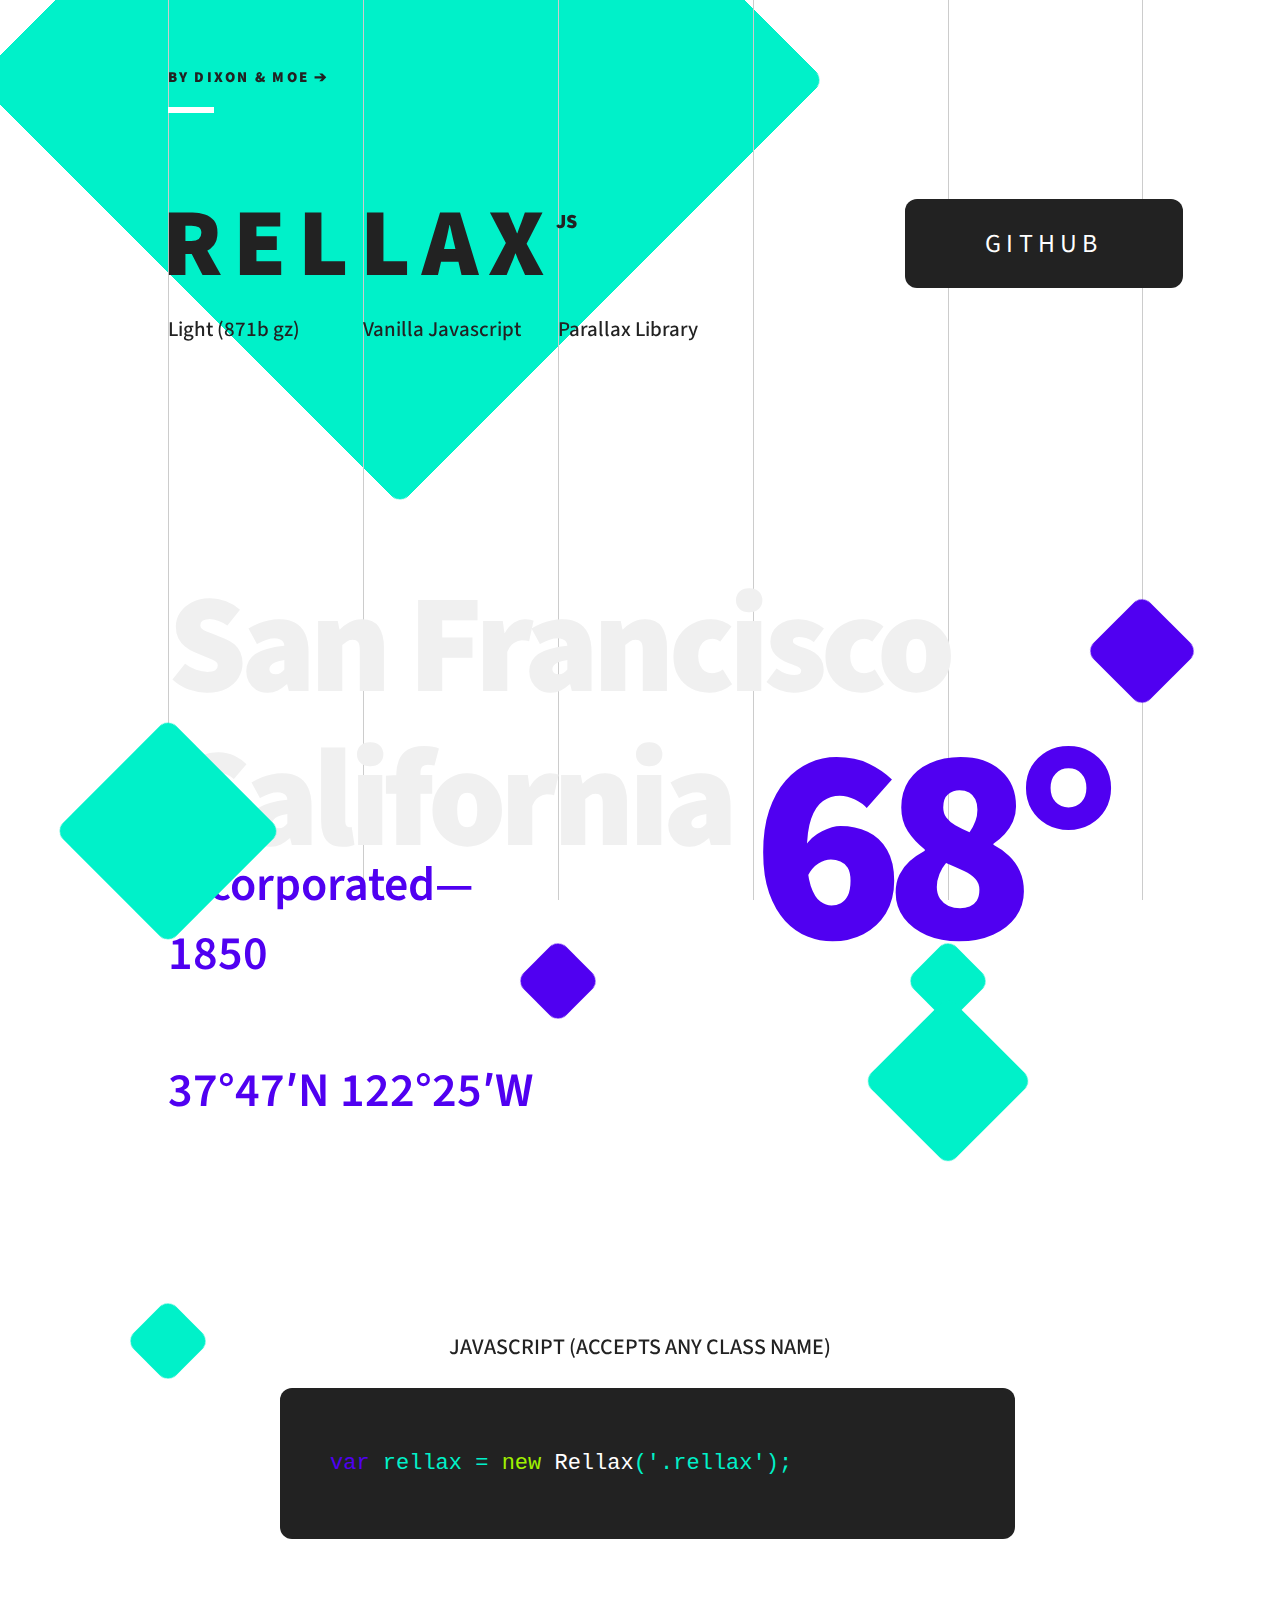
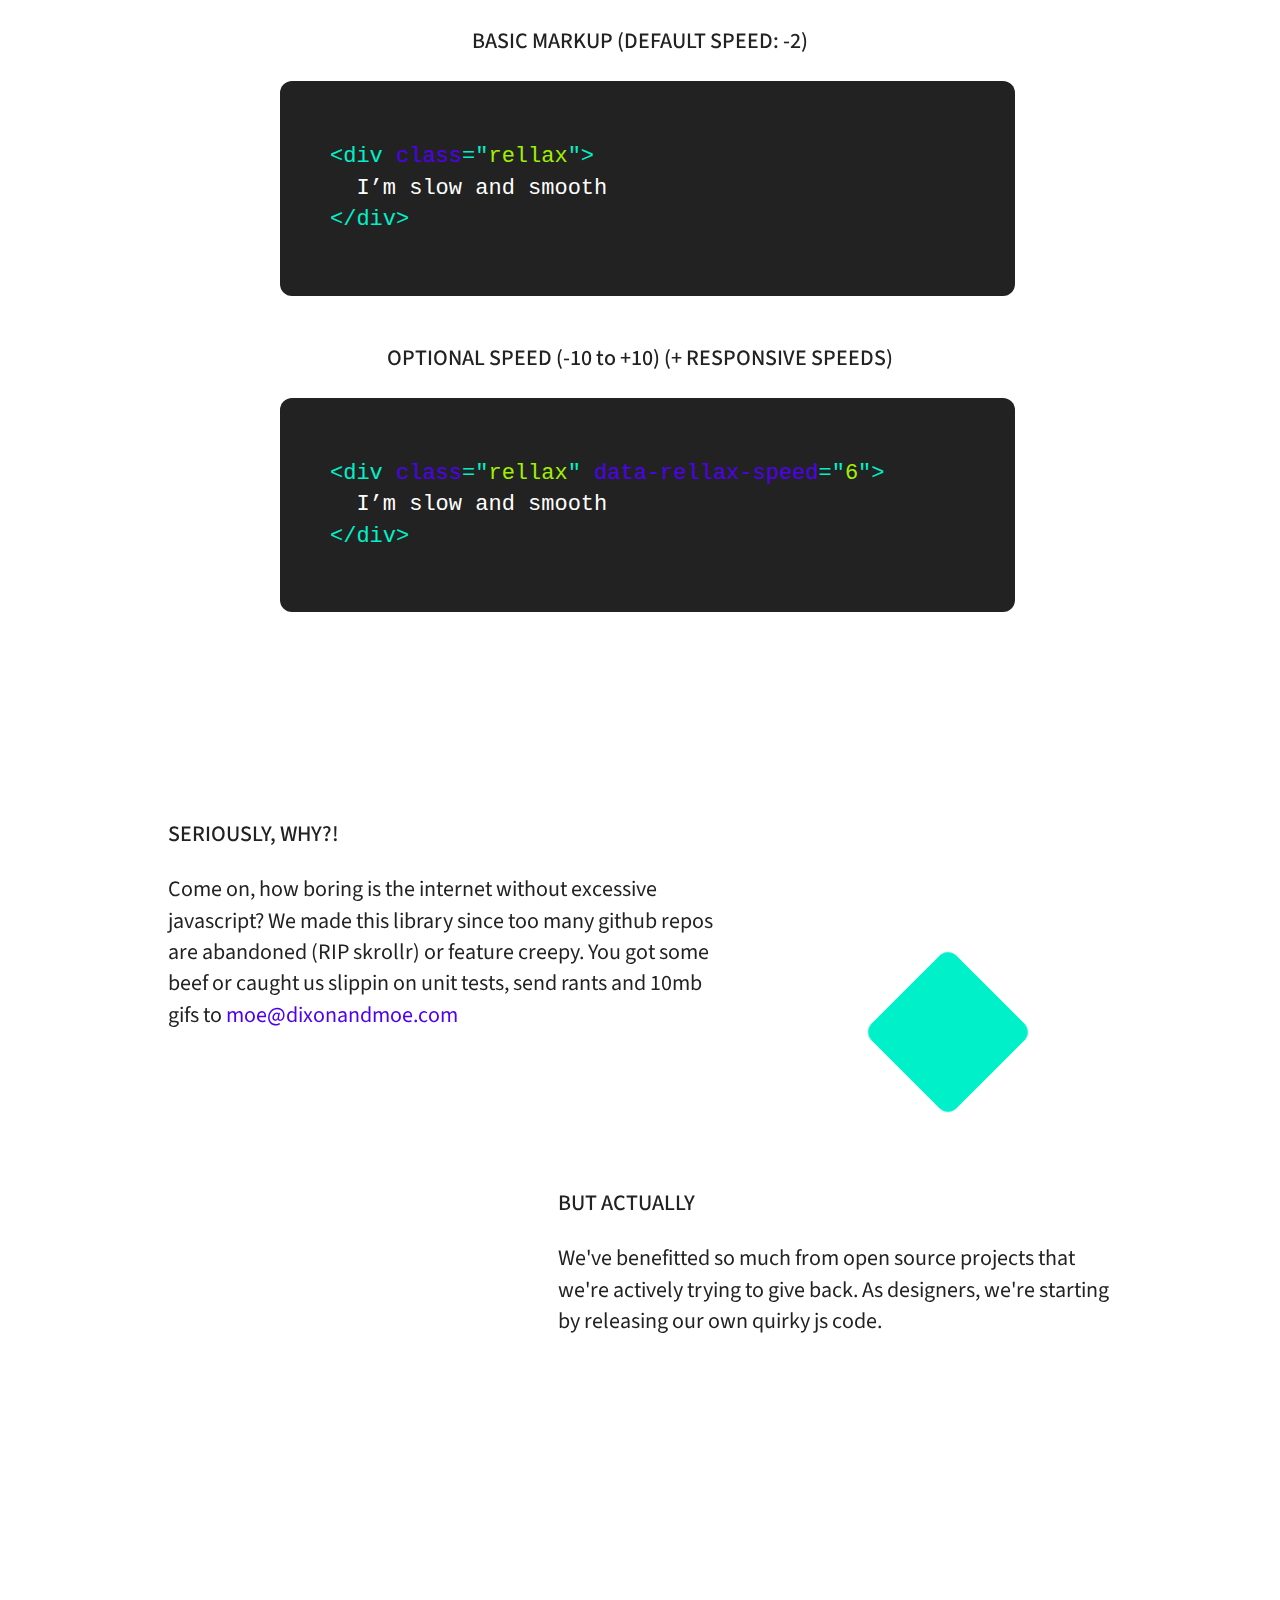
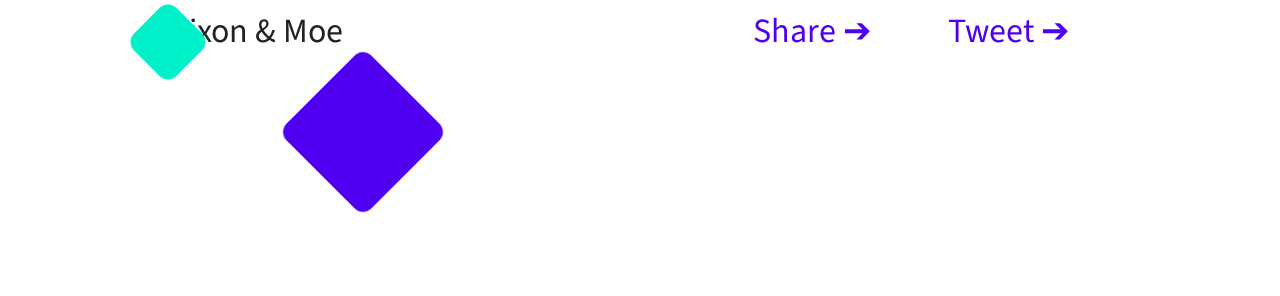
<file: rellax-master/demo.html>
<!DOCTYPE html>
<html lang="en">
  <head>
    <meta charset="utf-8">
    <meta http-equiv="X-UA-Compatible" content="IE=edge,chrome=1">
    <title>Vanilla Javascript Parallax Library - Rellax.js</title>
    <meta name="description" content="">
    <meta name="viewport" content="width=device-width">

    <link href='https://fonts.googleapis.com/css?family=Source+Sans+Pro:600,700,900' rel='stylesheet' type='text/css'>

    <!-- Booooooootstrap -->
    <link rel="stylesheet" href="css/bootstrap.min.css">

    <!-- Styles -->
    <link rel="stylesheet" type="text/css" href="css/main.css">

    <!--[if lt IE 9]>
    <script src="//html5shiv.googlecode.com/svn/trunk/html5.js"></script>
    <script>window.html5 || document.write('<script src="js/vendor/html5shiv.js"><\/script>')</script>
    <![endif]-->
  </head>

  <body>
    <div class="grid">
      <div class="container">
        <div class="row">
          <div class="col-md-offset-1 col-md-2">
            <div class="grid-line"></div>
          </div>
          <div class="col-md-2">
            <div class="grid-line"></div>
          </div>
          <div class="col-md-2">
            <div class="grid-line"></div>
          </div>
          <div class="col-md-2">
            <div class="grid-line"></div>
          </div>
          <div class="col-md-2">
            <div class="grid-line" style="margin-right:-30px;border-right:1px solid #ccc"></div>
          </div>
        </div>
      </div>
    </div>

    <div class="fixed-top rellax" data-rellax-speed="-2"
      style="transform: rotate(45deg);"
    >
    </div>

    <main class="main">
      <header>
        <div class="container">
          <div class="row">
            <div class="col-md-offset-1 col-md-11">
              <a href="http://dixonandmoe.com/">
                <h2>BY DIXON & MOE <span>➔</span></h2>
              </a>
              <div class="white-block"></div>
            </div>
          </div>
          <div class="title">
            <div class="row">
              <div class="col-md-offset-1 col-md-6">
                <h1>RELLAX<span>JS</span></h1>
              </div>
              <div class="col-md-4 text-right">
                <a href="https://github.com/dixonandmoe/rellax">GITHUB</a>
              </div>
            </div>
          </div>
          <div class="subtitle">
            <div class="row">
              <div class="col-md-offset-1 col-md-2">
                <h3>Light (871b gz)</h3>
              </div>
              <div class="col-md-2">
                <h3>Vanilla Javascript</h3>
              </div>
              <div class="col-md-2">
                <h3>Parallax Library</h3>
              </div>
            </div>
          </div>
        </div>
      </header>


      <section class="section san-francisco">
        <div class="absolute">
          <div class="container">
            <div class="row">
              <div class="col-md-offset-1 col-md-11">
                <h2 class="rellax" data-rellax-speed="-3">San Francisco<br>California</h2>
              </div>
            </div>
          </div>
        </div>

        <div class="absolute above">
          <div class="container">
            <div class="row">

              <div class="col-md-offset-1 col-md-2">
                <div class="lg-green rellax"
                  data-rellax-speed="2"
                  style="transform: rotate(45deg);">
                </div>
                <div class="sm-green rellax"
                  data-rellax-speed="5"
                  style="transform: rotate(45deg);">
                </div>
              </div>

              <div class="col-md-offset-2 col-md-1">
                <div class="sm-purple rellax"
                  data-rellax-speed="2"
                  style="transform: rotate(45deg);">
                </div>
              </div>

              <div class="col-md-offset-3 col-md-1">
                <div class="xs-green rellax"
                  data-rellax-speed="5"
                  style="transform: rotate(45deg);">
                </div>
                <div class="md-green rellax"
                  data-rellax-speed="1"
                  style="transform: rotate(45deg);">
                </div>
              </div>

              <div class="col-md-1">
                <div class="lg-purple rellax"
                  data-rellax-speed="3"
                  style="transform: rotate(45deg);">
                </div>
              </div>

            </div>
          </div>
        </div>


        <div class="container">

          <div class="row">
            <div class="col-md-offset-1 col-md-5">
              <div class="date">
                Incorporated—<br>
                1850<br><br>
                37°47′N 122°25′W
              </div>
            </div>
            <div class="col-md-offset-1 col-md-4">
              <div class="temp">
                68°
              </div>
            </div>
          </div>
        </div>


      </section>


      <section class="section">

      </section>


      <section class="section">
        <div style="margin-top: 200px">
          <div class="container">

              <div class="row">
                <div class="col-md-12 text-center">
                  <h4>JAVASCRIPT (ACCEPTS ANY CLASS NAME)</h4>
                </div>
              </div>

              <div class="row">
                <div class="col-md-offset-2 col-md-8">
                  <div class="text-editor">
                    <code>
                      <span class="purple">var</span> rellax = <span class="green">new</span> <span class="white">Rellax</span>('.rellax');
                    </code>
                  </div>
                </div>
              </div>


              <div class="row">
                <div class="col-md-12 text-center" style="margin-top:80px">
                  <h4>BASIC MARKUP (DEFAULT SPEED: -2)</h4>
                </div>
              </div>

              <div class="row">
                <div class="col-md-offset-2 col-md-8">
                  <div class="text-editor">
                    <code>
                      &lt;div <span class="purple">class</span>="<span class="green">rellax</span>"&gt;<br>
                      <span class="white">&nbsp;&nbsp;I’m slow and smooth</span><br>
                      &lt;/div&gt;
                    </code>
                  </div>
                </div>
              </div>


              <div class="row">
                <div class="col-md-12 text-center" style="margin-top:40px">
                  <h4>OPTIONAL SPEED (-10 to +10) (+ RESPONSIVE SPEEDS)</h4>
                </div>
              </div>

              <div class="row">
                <div class="col-md-offset-2 col-md-8">
                  <div class="text-editor">
                    <code>
                      &lt;div <span class="purple">class</span>="<span class="green">rellax</span>" <span class="purple">data-rellax-speed</span>="<span class="green">6</span>"&gt;<br>
                      <span class="white">&nbsp;&nbsp;I’m slow and smooth</span><br>
                      &lt;/div&gt;
                    </code>
                  </div>
                </div>
              </div>

          </div>
        </div>
      </section>



      <section class="section">

        <div class="absolute above" style="pointer-events: none;">
          <div class="container">
            <div class="row">

              <div class="col-md-offset-1 col-md-2">
                <div class="bt-green rellax"
                  data-rellax-speed="5"
                  style="transform: rotate(45deg);">
                </div>
              </div>

              <div class="col-md-offset-0 col-md-1">
                <div class="md-dixonandmoe rellax"
                  data-rellax-speed="2"
                  style="transform: rotate(45deg);">
                </div>
              </div>

              <div class="col-md-offset-5 col-md-1">
                <div class="md-twitter rellax"
                  data-rellax-speed="1"
                  style="transform: rotate(45deg);">
                </div>
              </div>

              <div class="col-md-1">
                <div class="md-facebook rellax"
                  data-rellax-speed="3"
                  data-rellax-percentage="0.5"
                  style="transform: rotate(45deg);">
                </div>
              </div>

            </div>
          </div>
        </div>

        <div class="copy" style="margin-top: 200px;margin-bottom: 500px">
          <div class="container">
            <div class="row">
              <div class="col-md-offset-1 col-md-6">
                <h4>SERIOUSLY, WHY?!</h4>
                <p>Come on, how boring is the internet without excessive javascript? We made this library since too many github repos are abandoned (RIP skrollr) or feature creepy. You got some beef or caught us slippin on unit tests, send rants and 10mb gifs to <a href="mailto:moe@dixonandmoe.">moe@dixonandmoe.com</a></p>
              </div>
            </div>

            <div class="row" style="margin-top: 140px">
              <div class="col-md-offset-5 col-md-6">
                <h4>BUT ACTUALLY</h4>
                <p>We've benefitted so much from open source projects that we're actively trying to give back. As designers, we're starting by releasing our own quirky js code.</p>
              </div>
            </div>
          </div>
        </div>
      </section>

      <section class="share">
        <div class="container">
          <div class="row">
            <div class="col-md-offset-1 col-md-3">
              <a class="dam" href="http://dixonandmoe.com/">Dixon &amp; Moe</a>
            </div>
            <div class="col-md-offset-3 col-md-2">
              <a href="https://www.facebook.com/sharer/sharer.php?u=http://dixonandmoe.com/rellax/">Share <span>➔</span></a>
            </div>
            <div class="col-md-offset-0 col-md-2">
              <a href="https://twitter.com/share?url=http://dixonandmoe.com/rellax/">Tweet <span>➔</span></a>
            </div>
          </div>
        </div>
      </section>

    </main>


    <!-- javascript -->
    <script type="text/javascript" src="rellax.js"></script>
    <script>
    	var rellax = new Rellax('.rellax', {
        // center: true
        callback: function(position) {
            // callback every position change
            console.log(position);
        }
      });
    </script>



  </body>
</html>
</file>
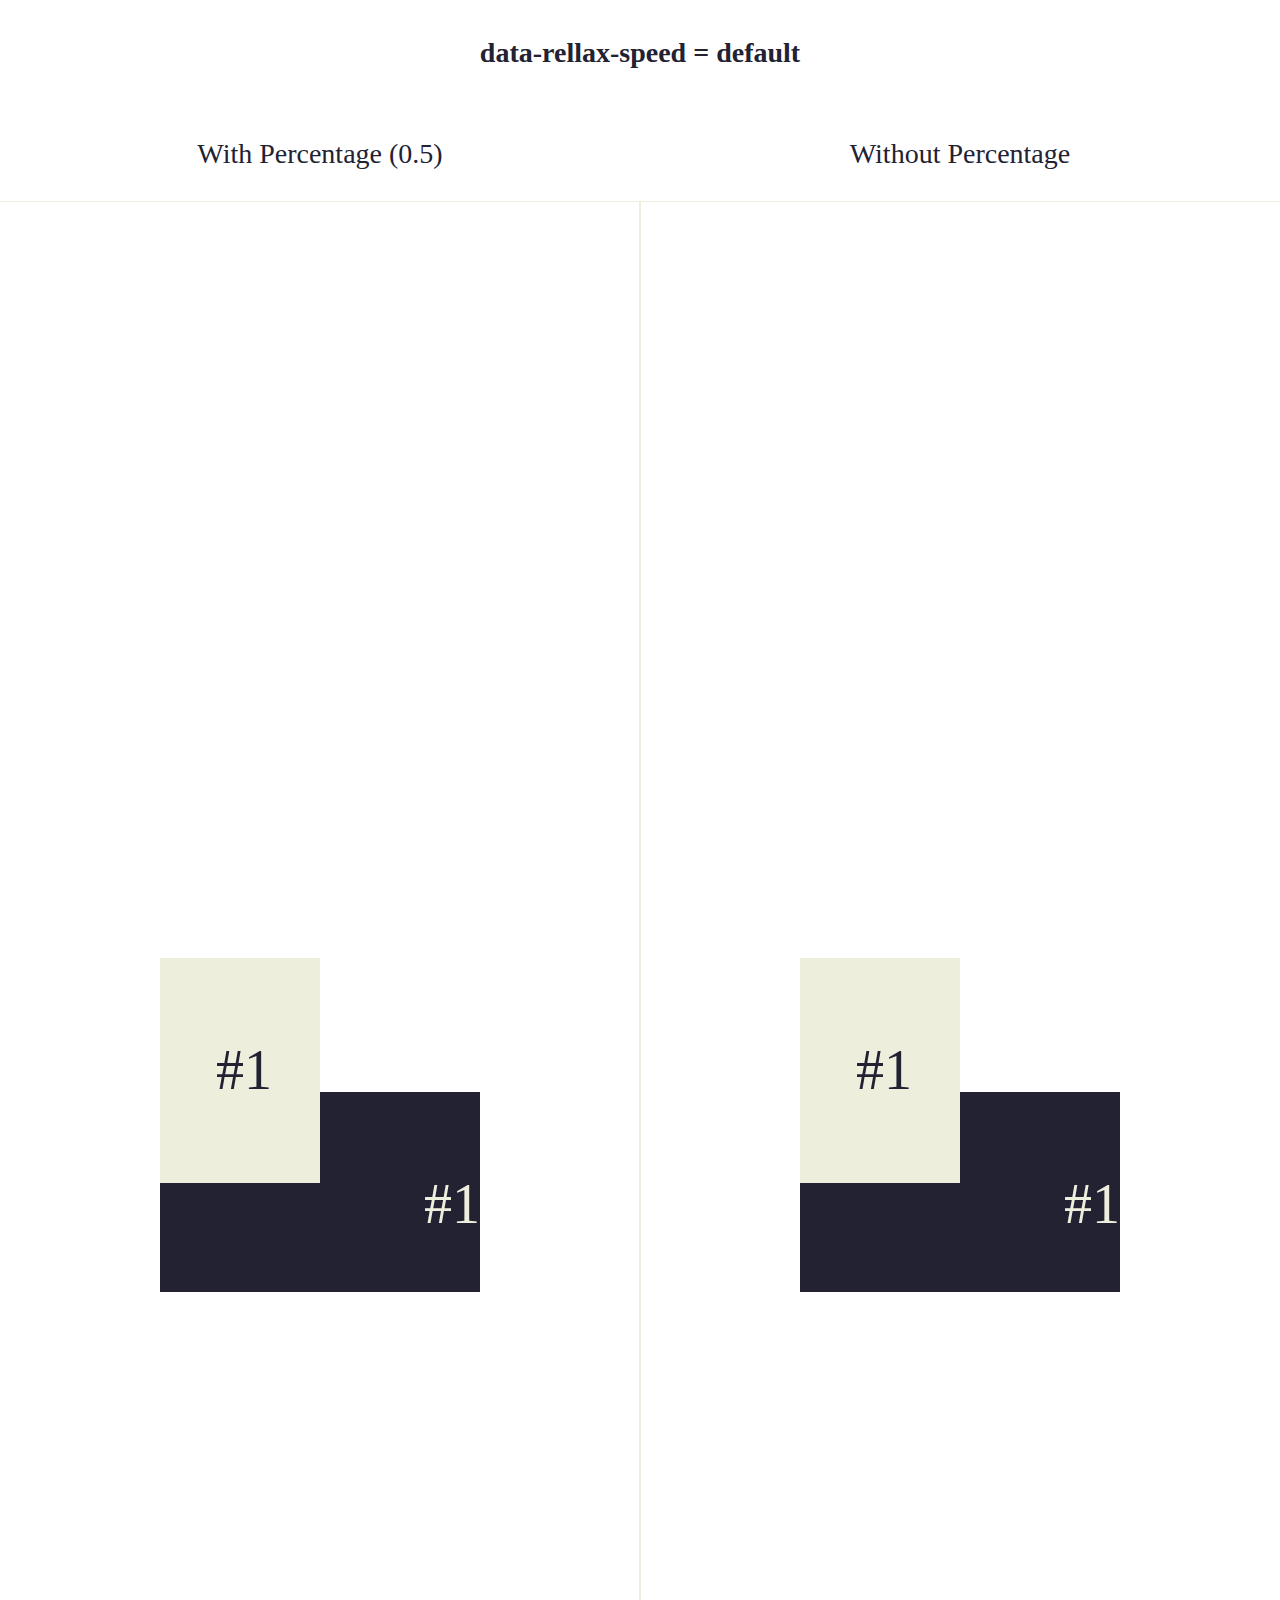
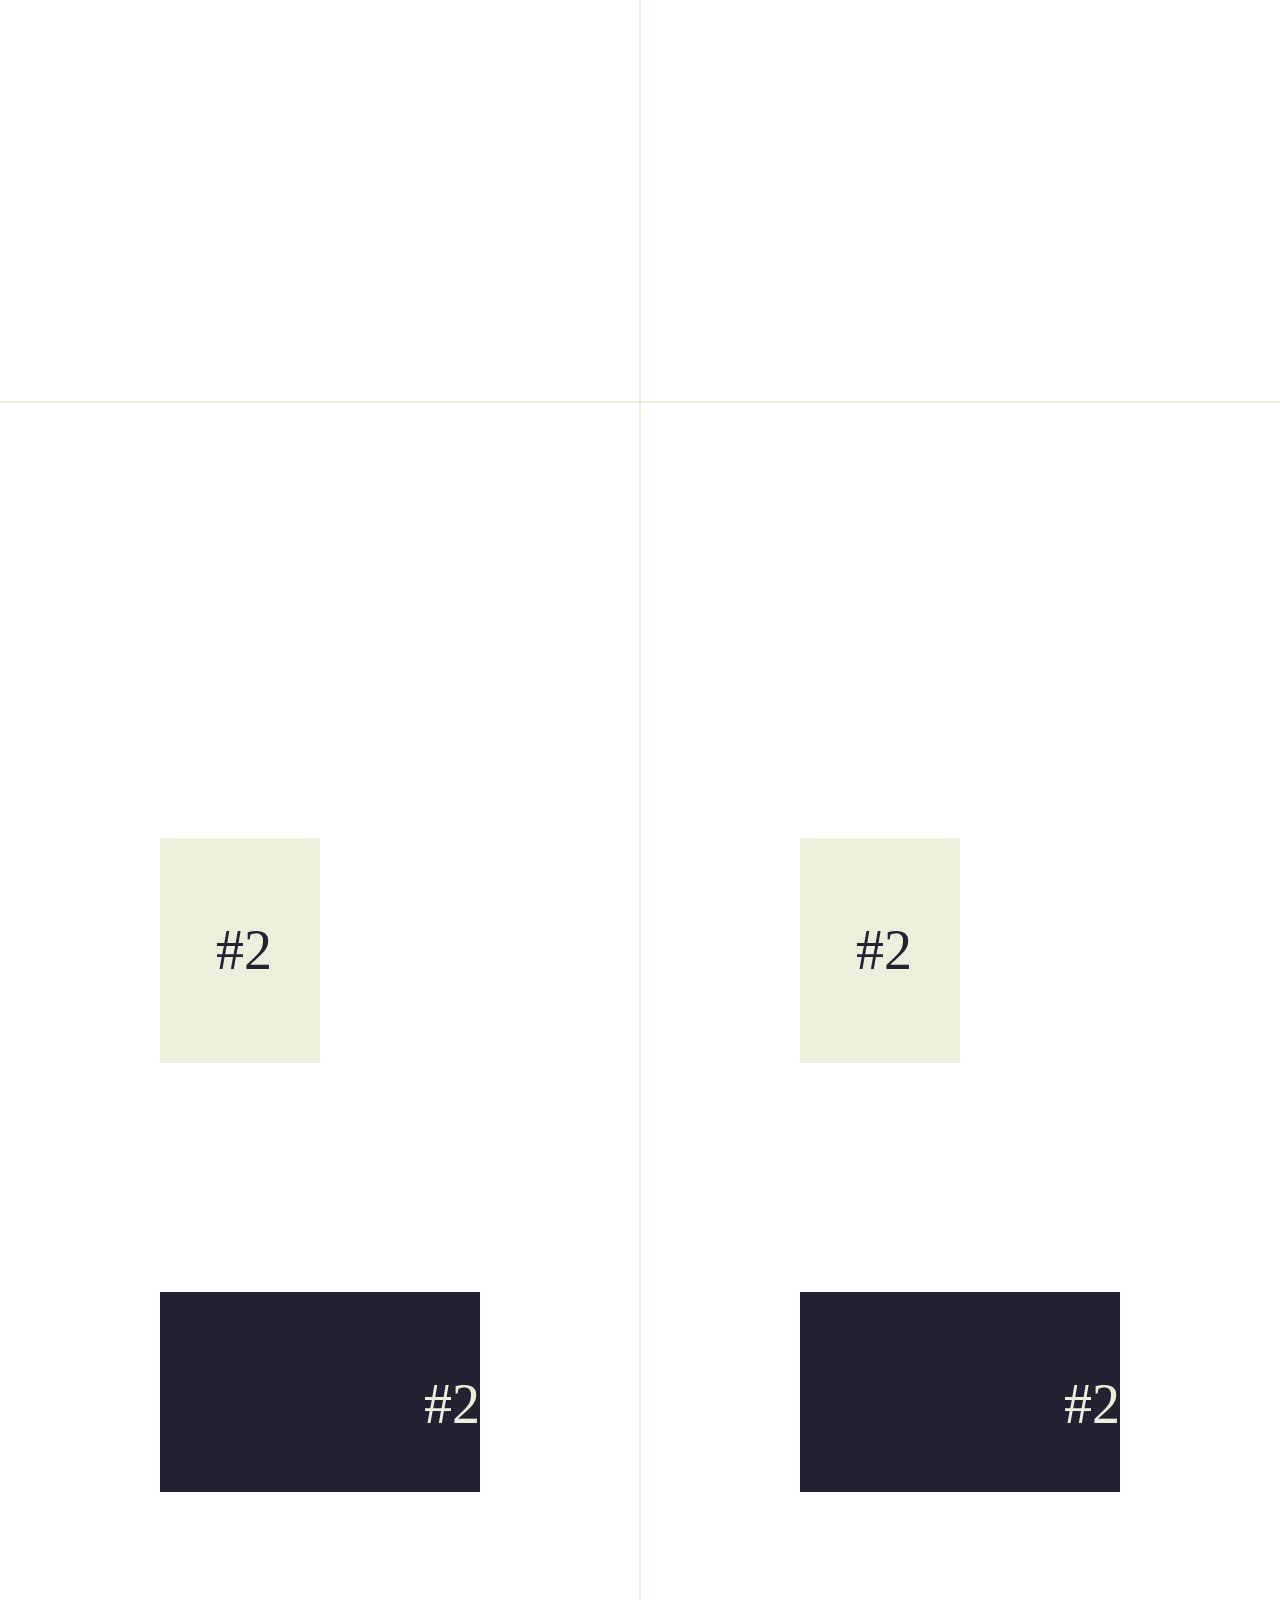
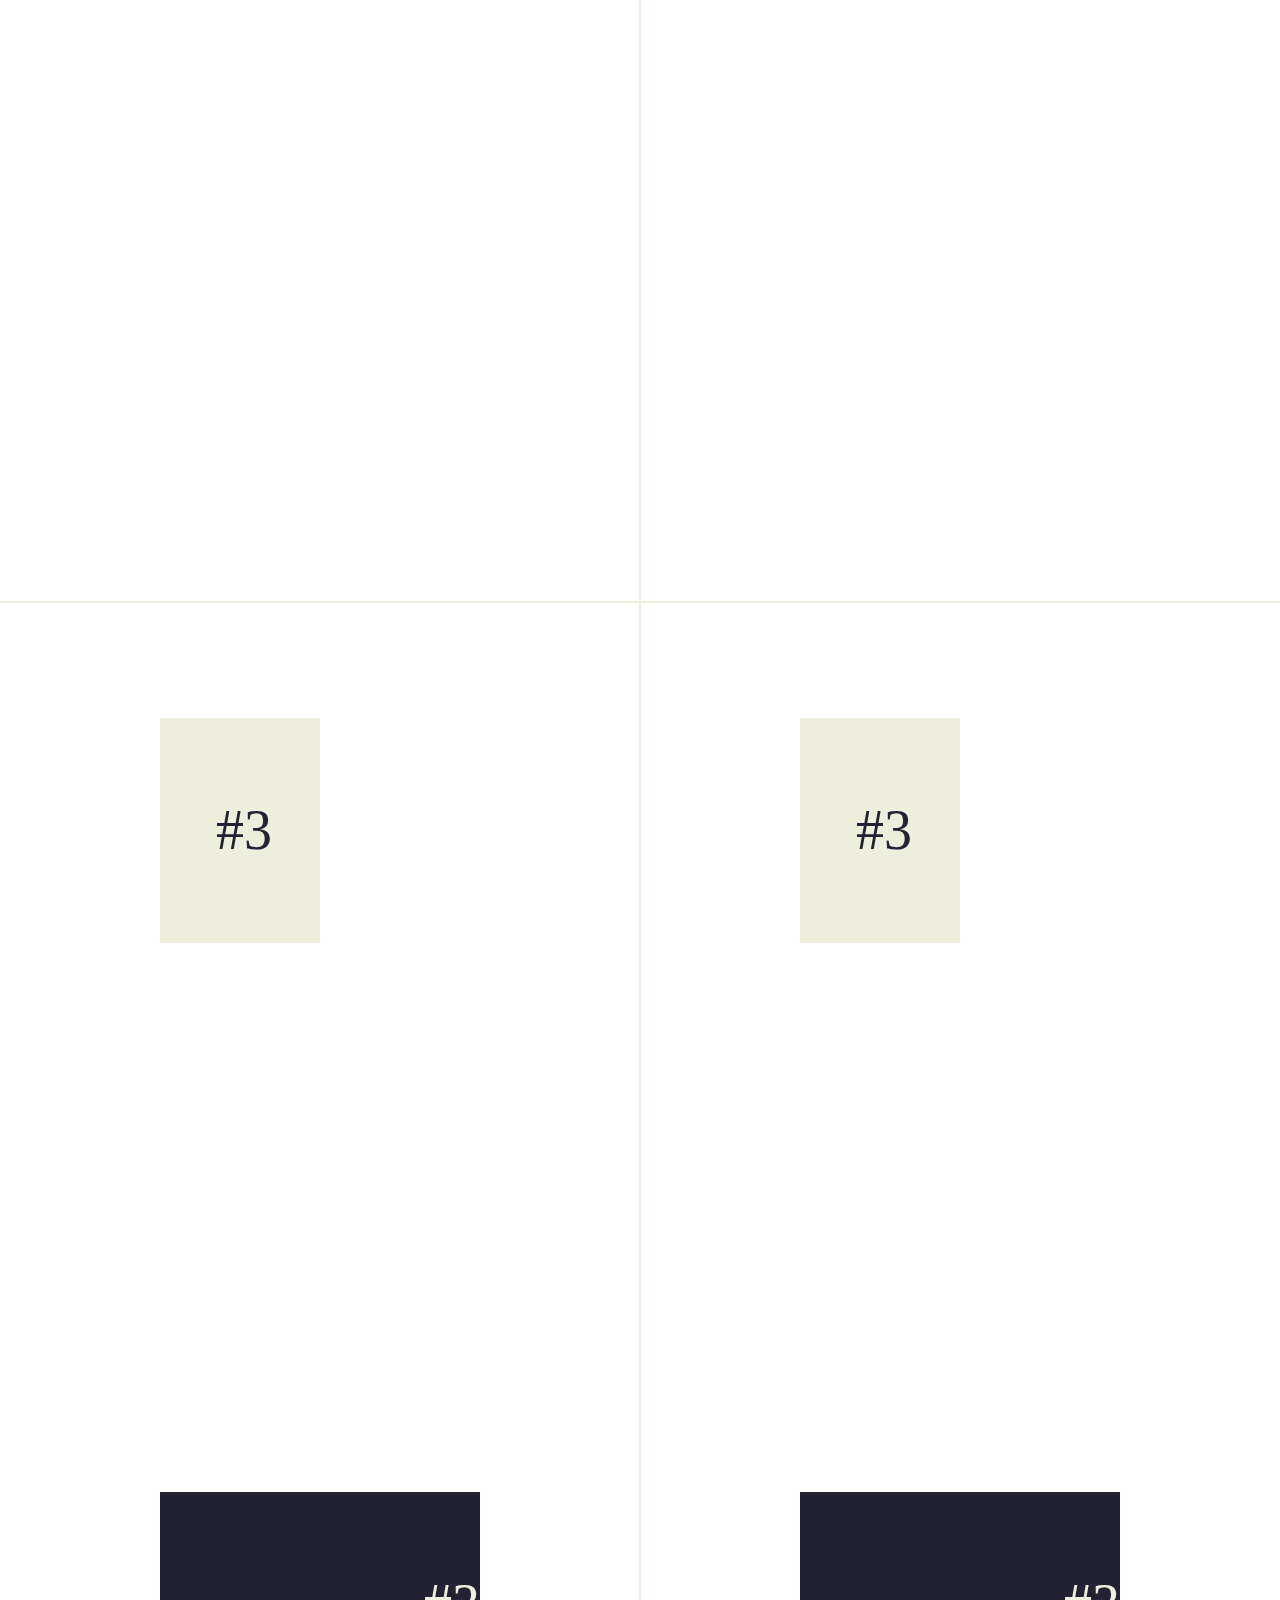
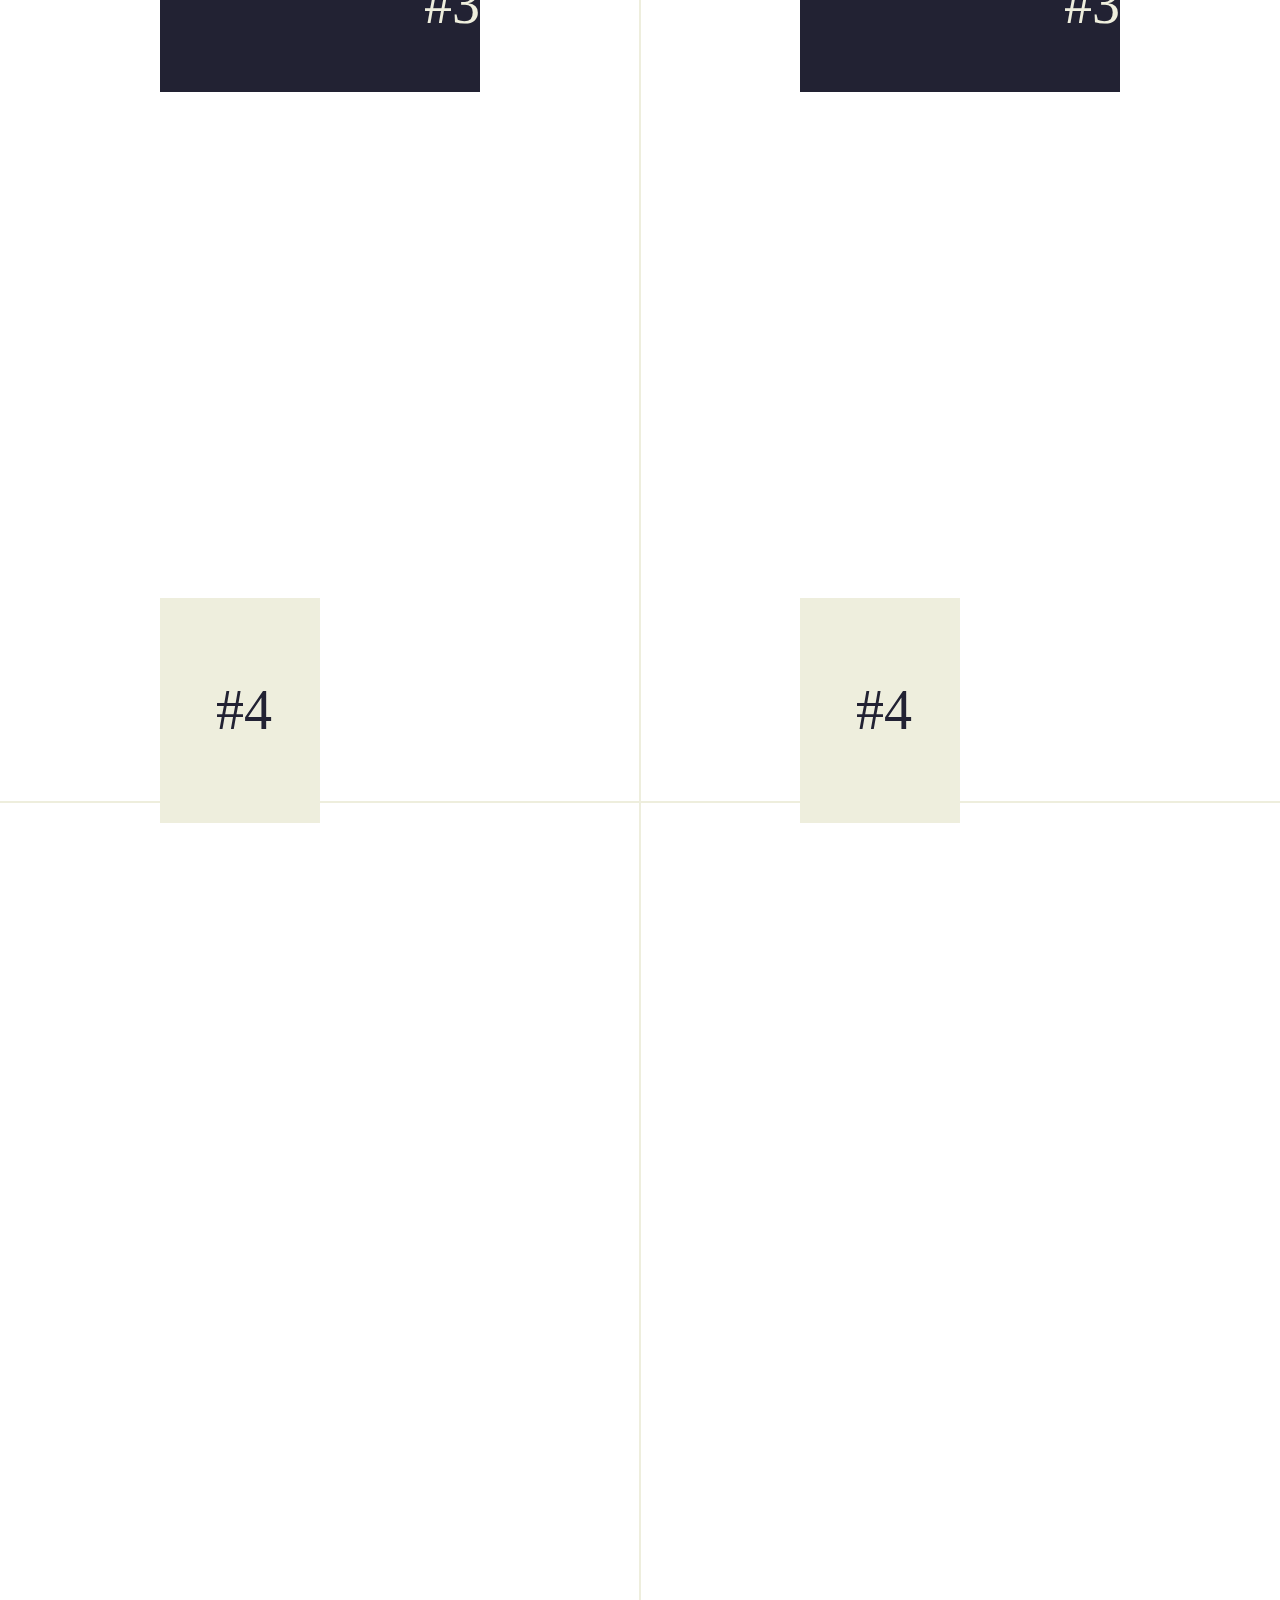
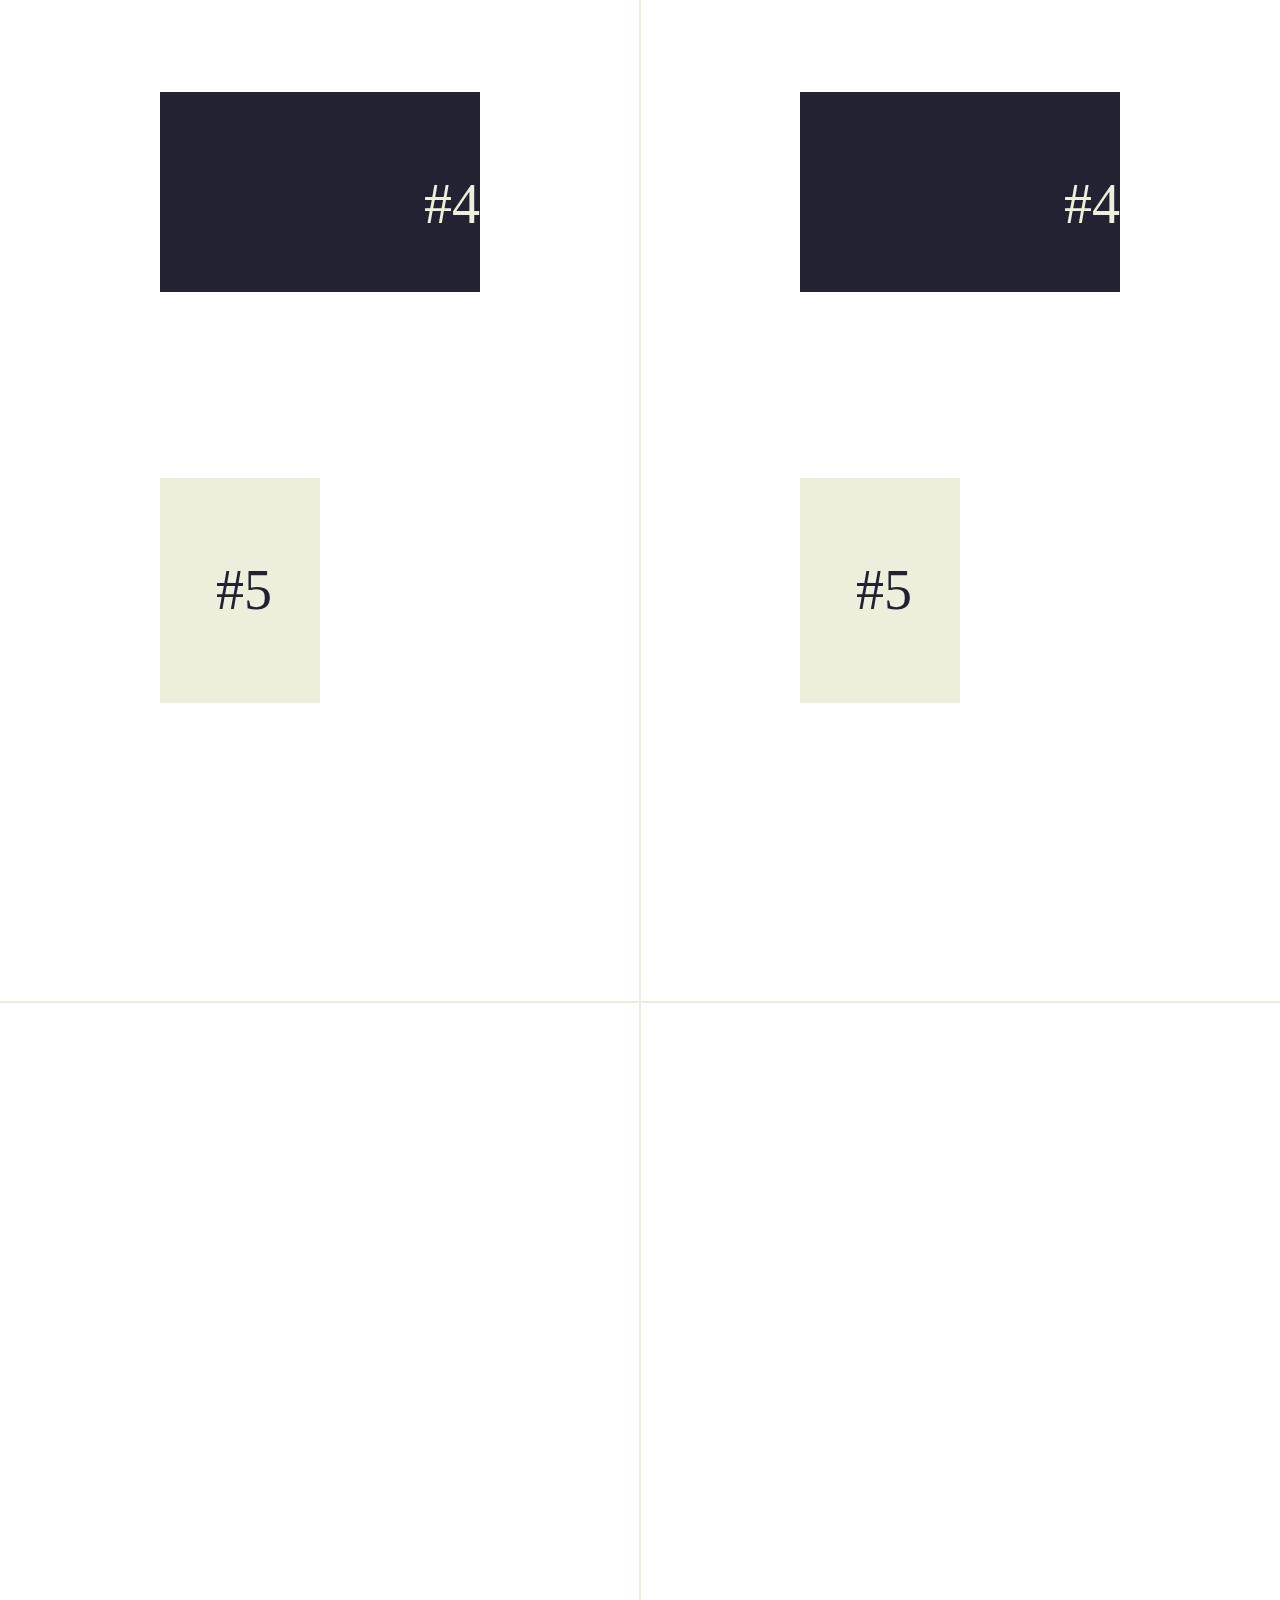
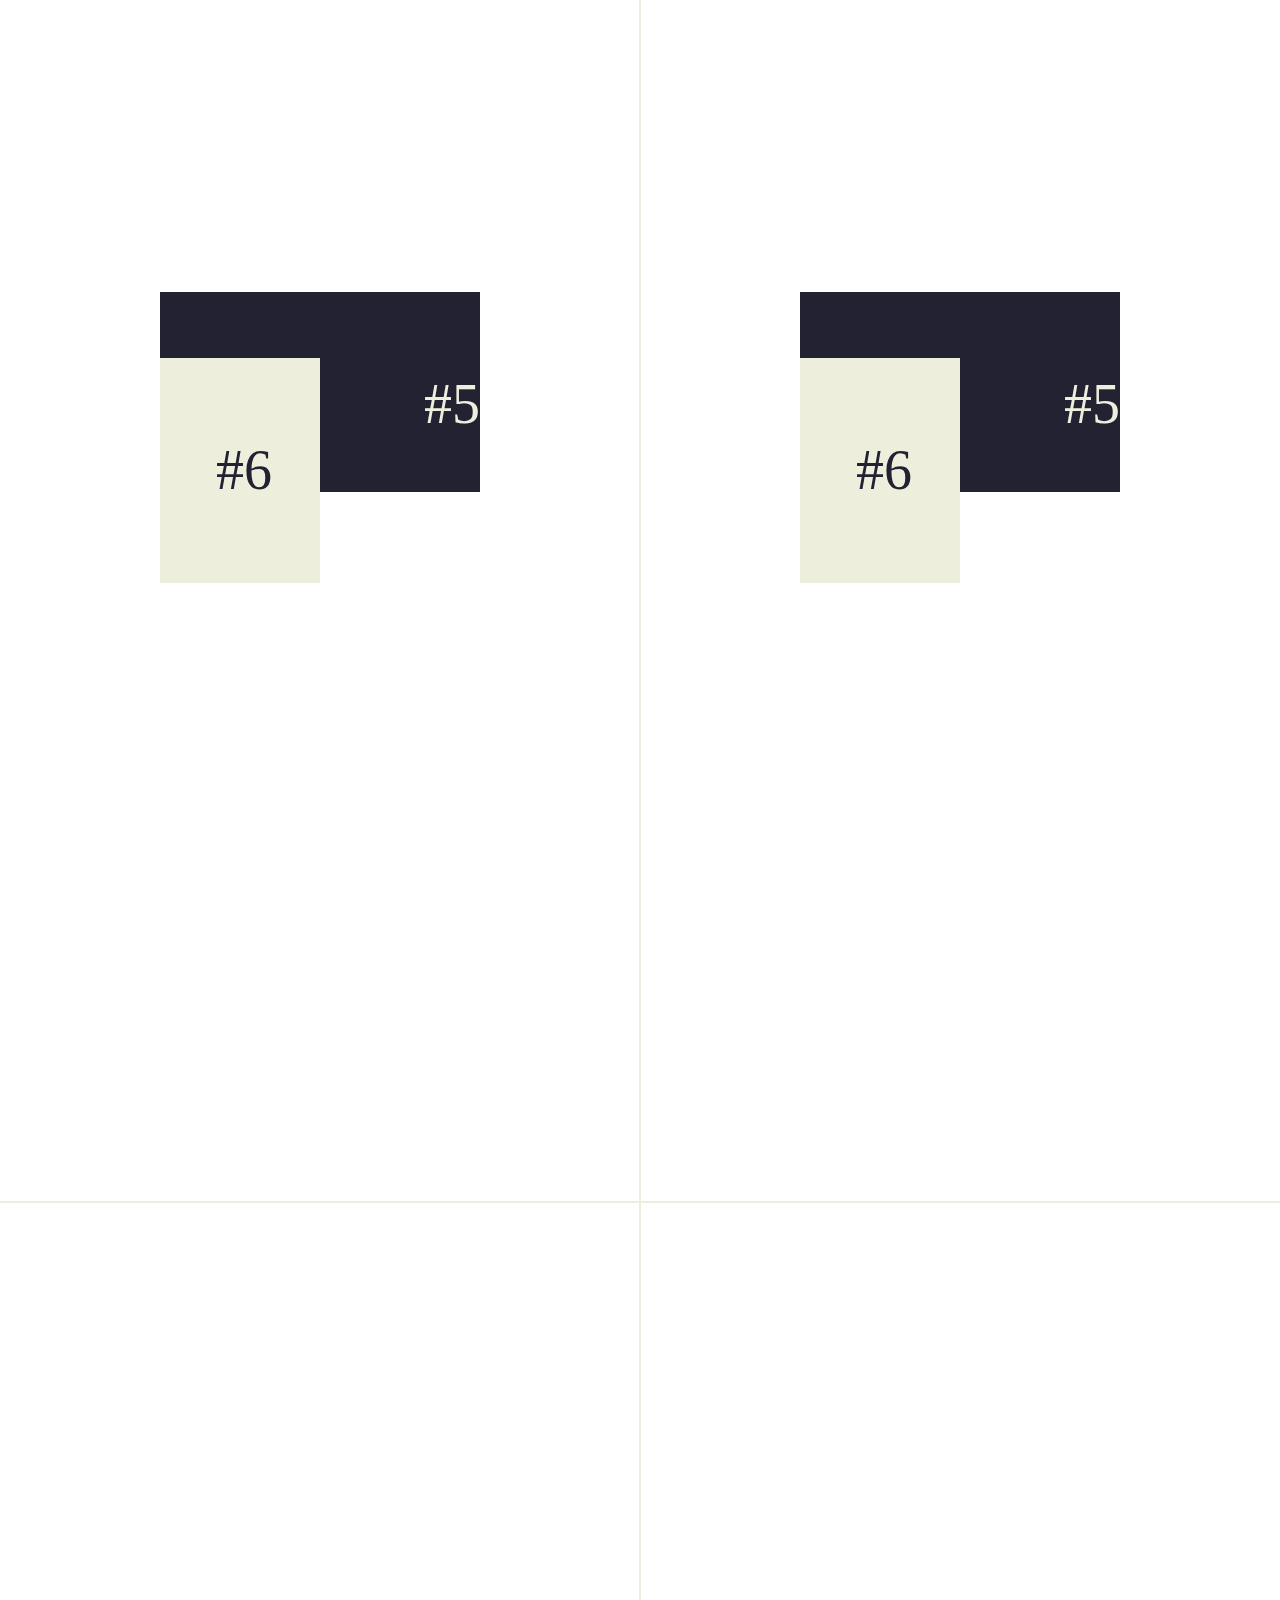
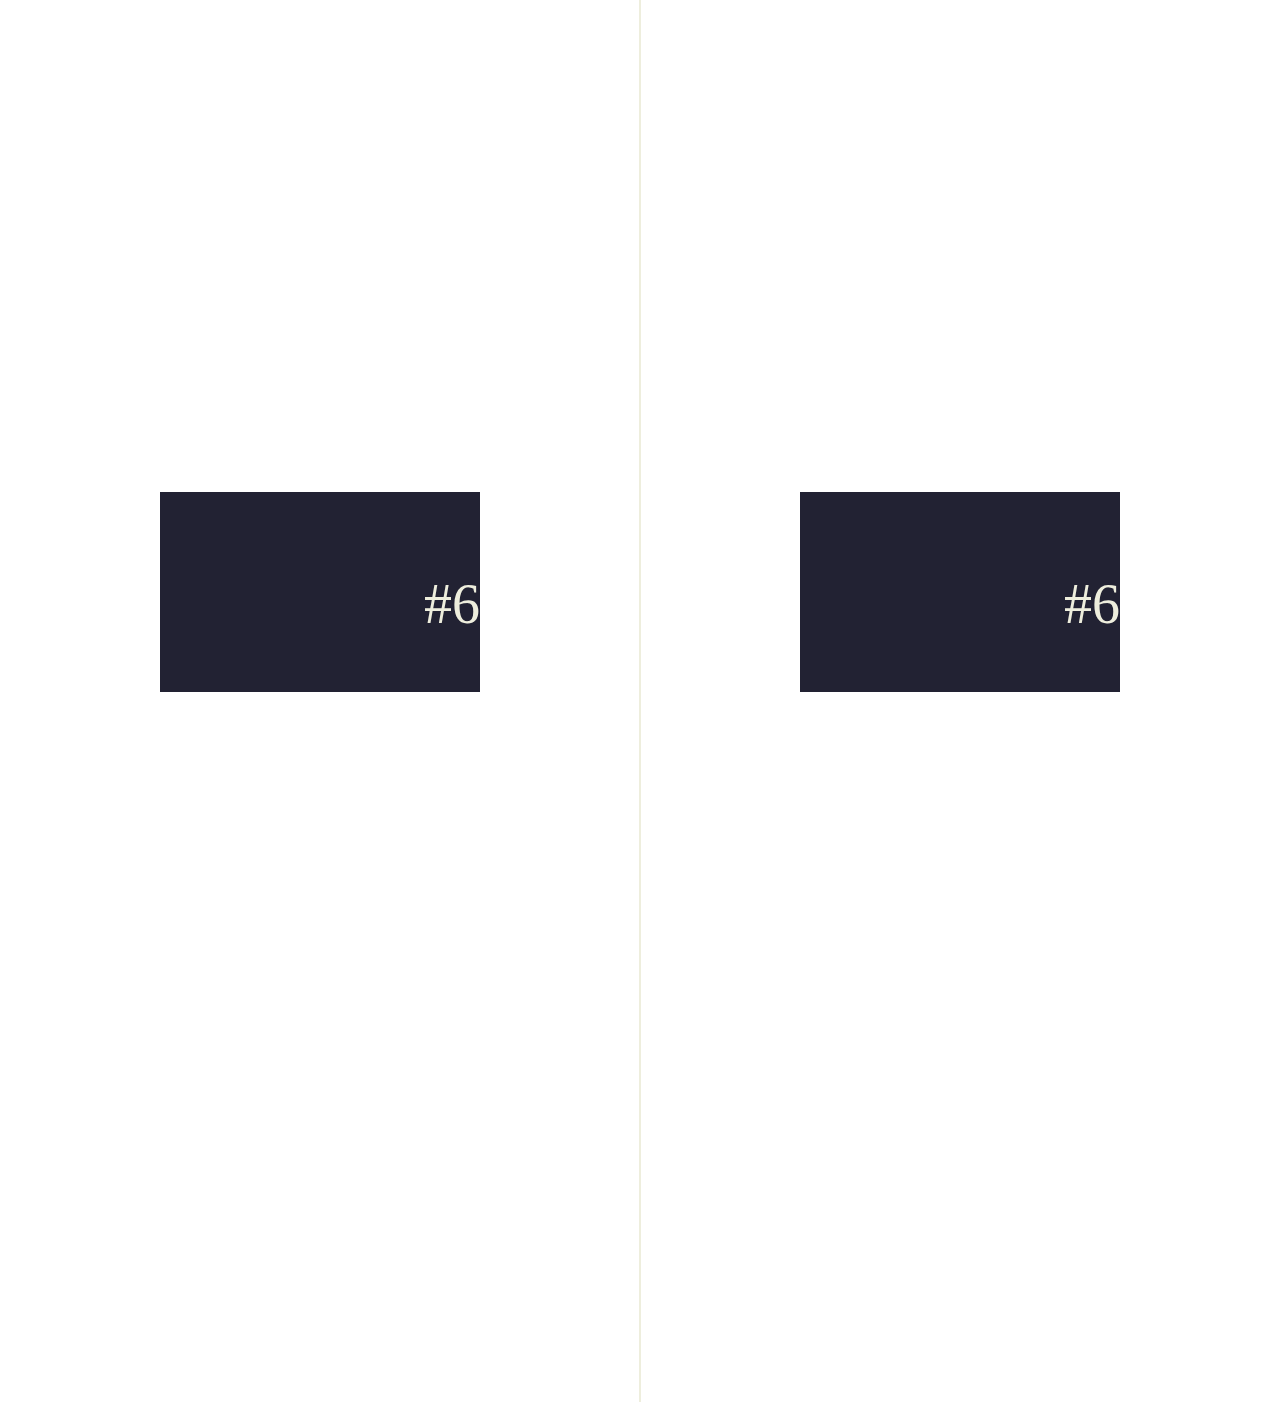
<file: rellax-master/tests/center.html>
<!DOCTYPE html>
<html lang="en">
<head>
	<meta charset="UTF-8">
	<meta name="viewport" content="width=device-width, initial-scale=1.0">
	<meta http-equiv="X-UA-Compatible" content="IE=edge">
	<title></title>
	<style>
		html, body{
			color: #223;
			font-size: 21pt;
			margin: 0; padding: 0;
		}
		nav{
			font-size: 21pt;
			line-height: 1.5em;
			position: fixed;
			bottom: 0; left: 0;
		}
		nav a{ color: inherit; }

		.col{
			text-align: center;
			width: 50%;
			float: left;
			box-sizing: border-box;
		}

		h4{ text-align: center;}

		.container{
			display: flex;
			align-items: center;
			outline: 1px solid #eed;
			font-size: 42pt;
			/*padding: 37.5vh 12.5vw;*/
			padding: 0 12.5vw;
			height: 200vh;
		}
		.block{
			background: #223;
			color: #eed;
			line-height: 25vh;
			text-align: right;
			/*padding: 0 42pt;*/
			margin-top: 20vh;
			height: 200px;
			width: 400px;
			position: relative;
		}
		span{
			background: #eed;
			color: #223;
			line-height: 25vh;
			text-align: left;
			padding: 0 42pt;
			display: block;
			width: 50%;
			position: absolute;
			top: 0; left: 0;
			box-sizing: border-box;
		}
	</style>
</head>
<body>
	<h4>data-rellax-speed = default</h4>
	<section>
		<div class="col">
			<br>With Percentage (0.5) <br><br>
			<div id="21" class="container"><div class="block">#1<span class="rellax" data-rellax-percentage="0.5">#1</span></div></div>
			<div id="22" class="container"><div class="block">#2<span class="rellax" data-rellax-percentage="0.5">#2</span></div></div>
			<div id="23" class="container"><div class="block">#3<span class="rellax" data-rellax-percentage="0.5">#3</span></div></div>
			<div id="24" class="container"><div class="block">#4<span class="rellax" data-rellax-percentage="0.5" style="transition: transform 10s cubic-bezier(0,1,.5,1);">#4</span></div></div>
			<div id="25" class="container"><div class="block">#5<span class="rellax" data-rellax-percentage="0.5" style="transition: transform 10s cubic-bezier(0,1,.5,1);">#5</span></div></div>
			<div id="26" class="container"><div class="block">#6<span class="rellax" data-rellax-percentage="0.5" style="transition: transform 10s cubic-bezier(0,1,.5,1);">#6</span></div></div>
		</div>
		<div class="col">
			<br>Without Percentage <br><br>
			<div id="21" class="container"><div class="block">#1<span class="rellax" style="transition: transform 10s cubic-bezier(0,1,.5,1);">#1</span></div></div>
			<div id="22" class="container"><div class="block">#2<span class="rellax" style="transition: transform 10s cubic-bezier(0,1,.5,1);">#2</span></div></div>
			<div id="23" class="container"><div class="block">#3<span class="rellax" style="transition: transform 10s cubic-bezier(0,1,.5,1);">#3</span></div></div>
			<div id="24" class="container"><div class="block">#4<span class="rellax">#4</span></div></div>
			<div id="25" class="container"><div class="block">#5<span class="rellax">#5</span></div></div>
			<div id="26" class="container"><div class="block">#6<span class="rellax">#6</span></div></div>
		</div>
	</section>

	<!-- Scripts -->
	<script src="../rellax.js"></script>
	<script>
		var rellax = new Rellax('.rellax', {center: true});
	</script>
</body>
</html>
</file>
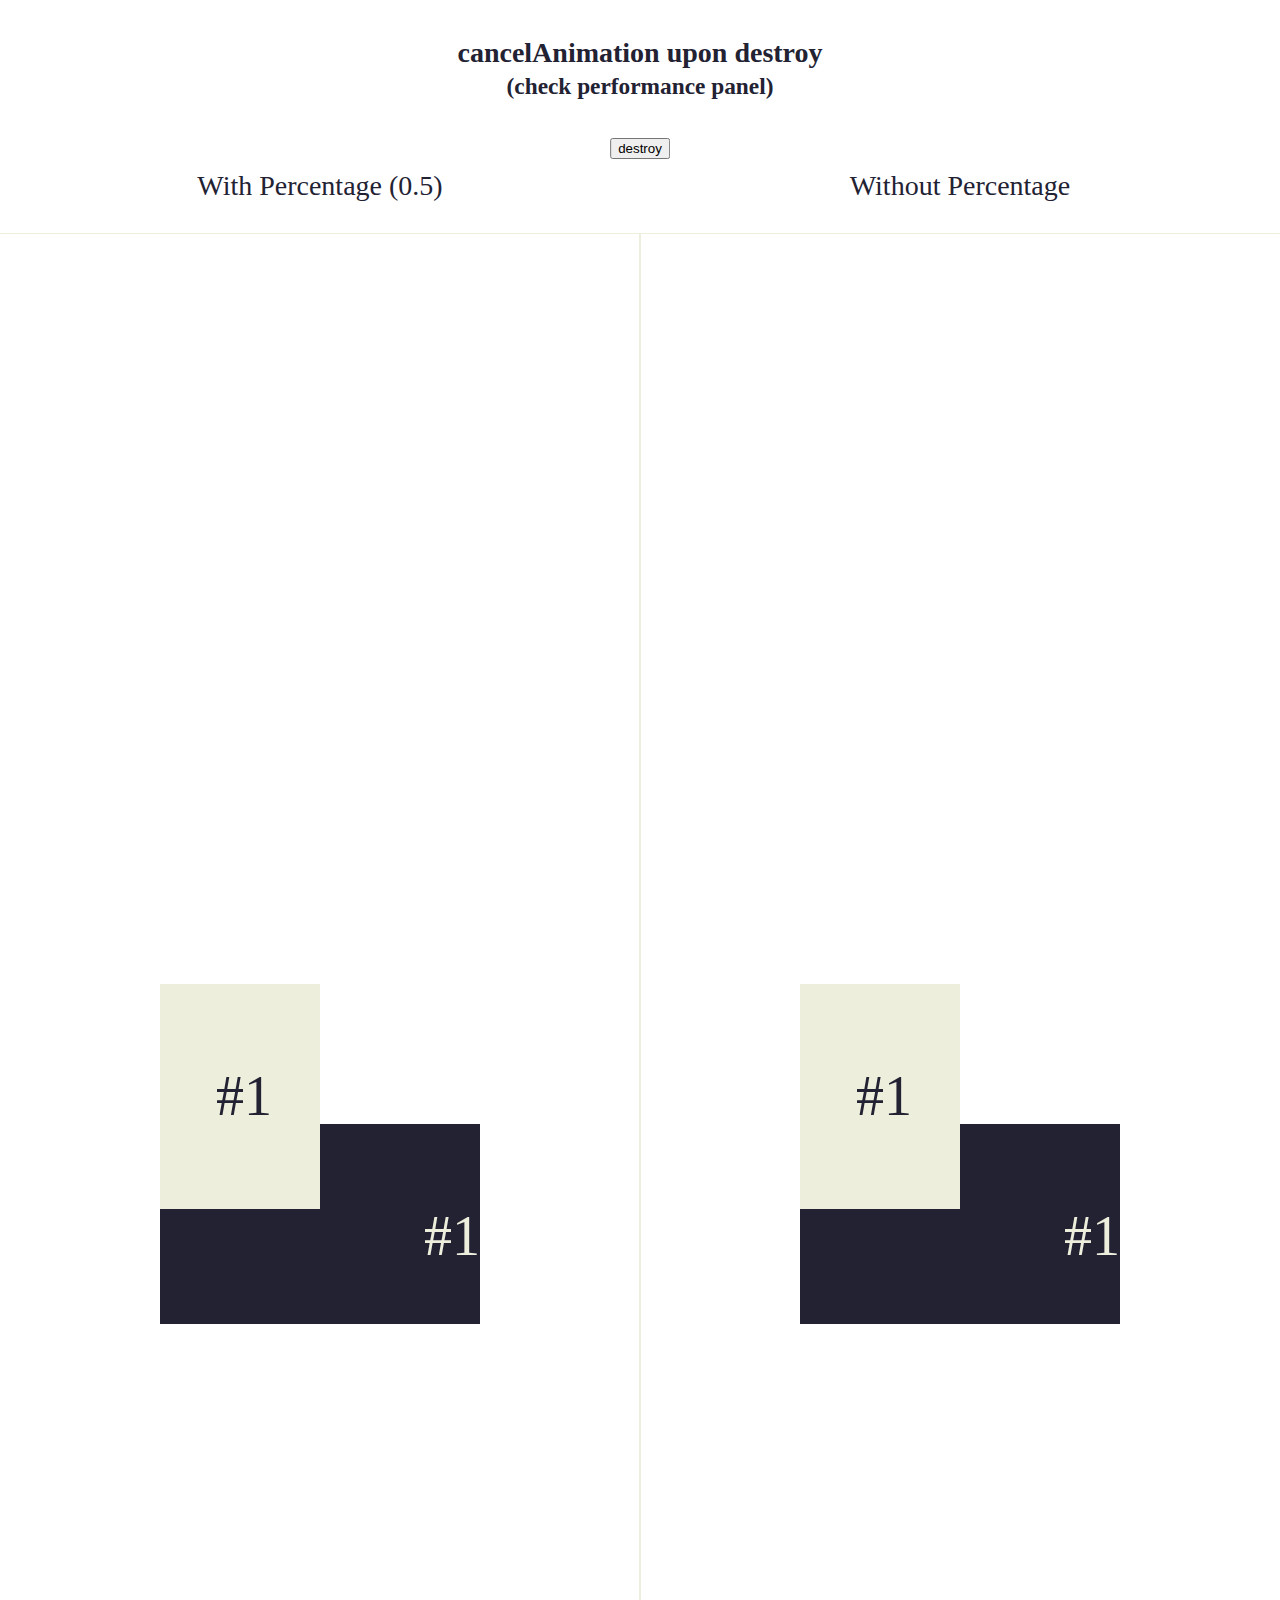
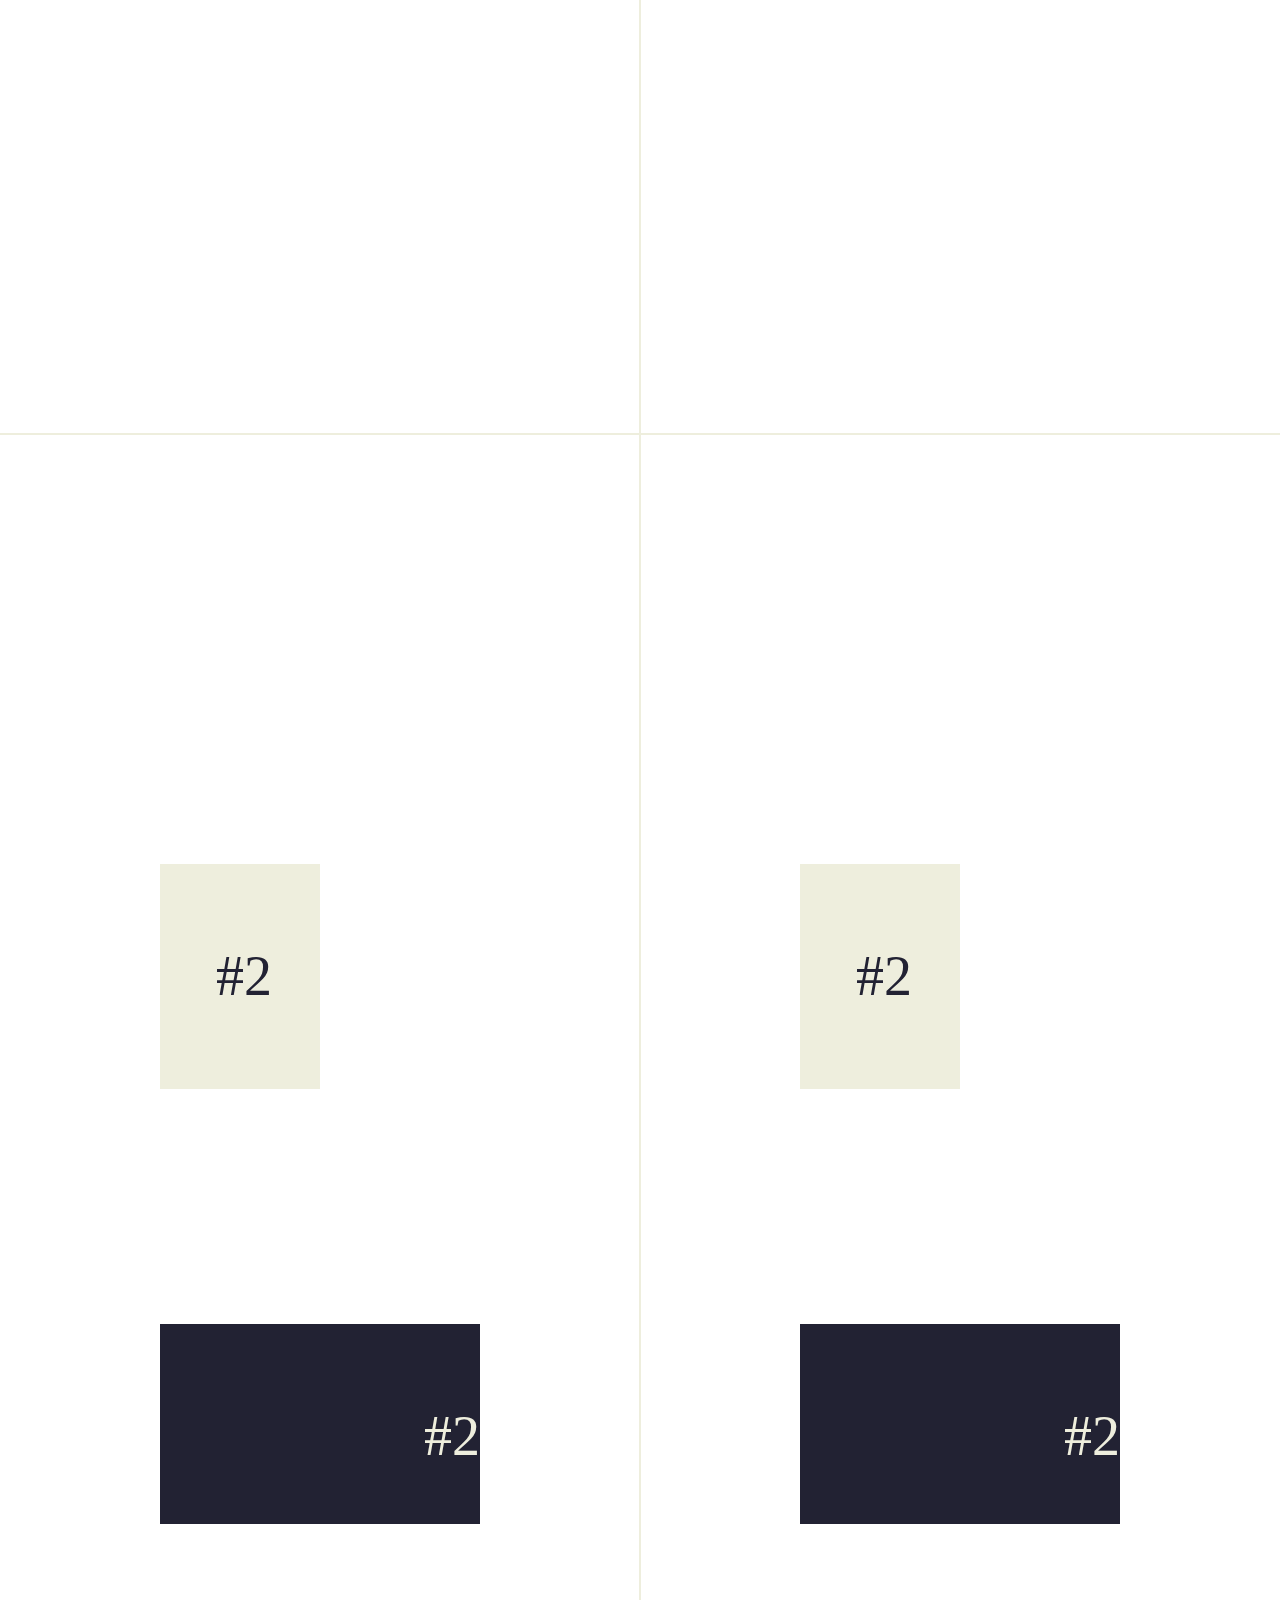
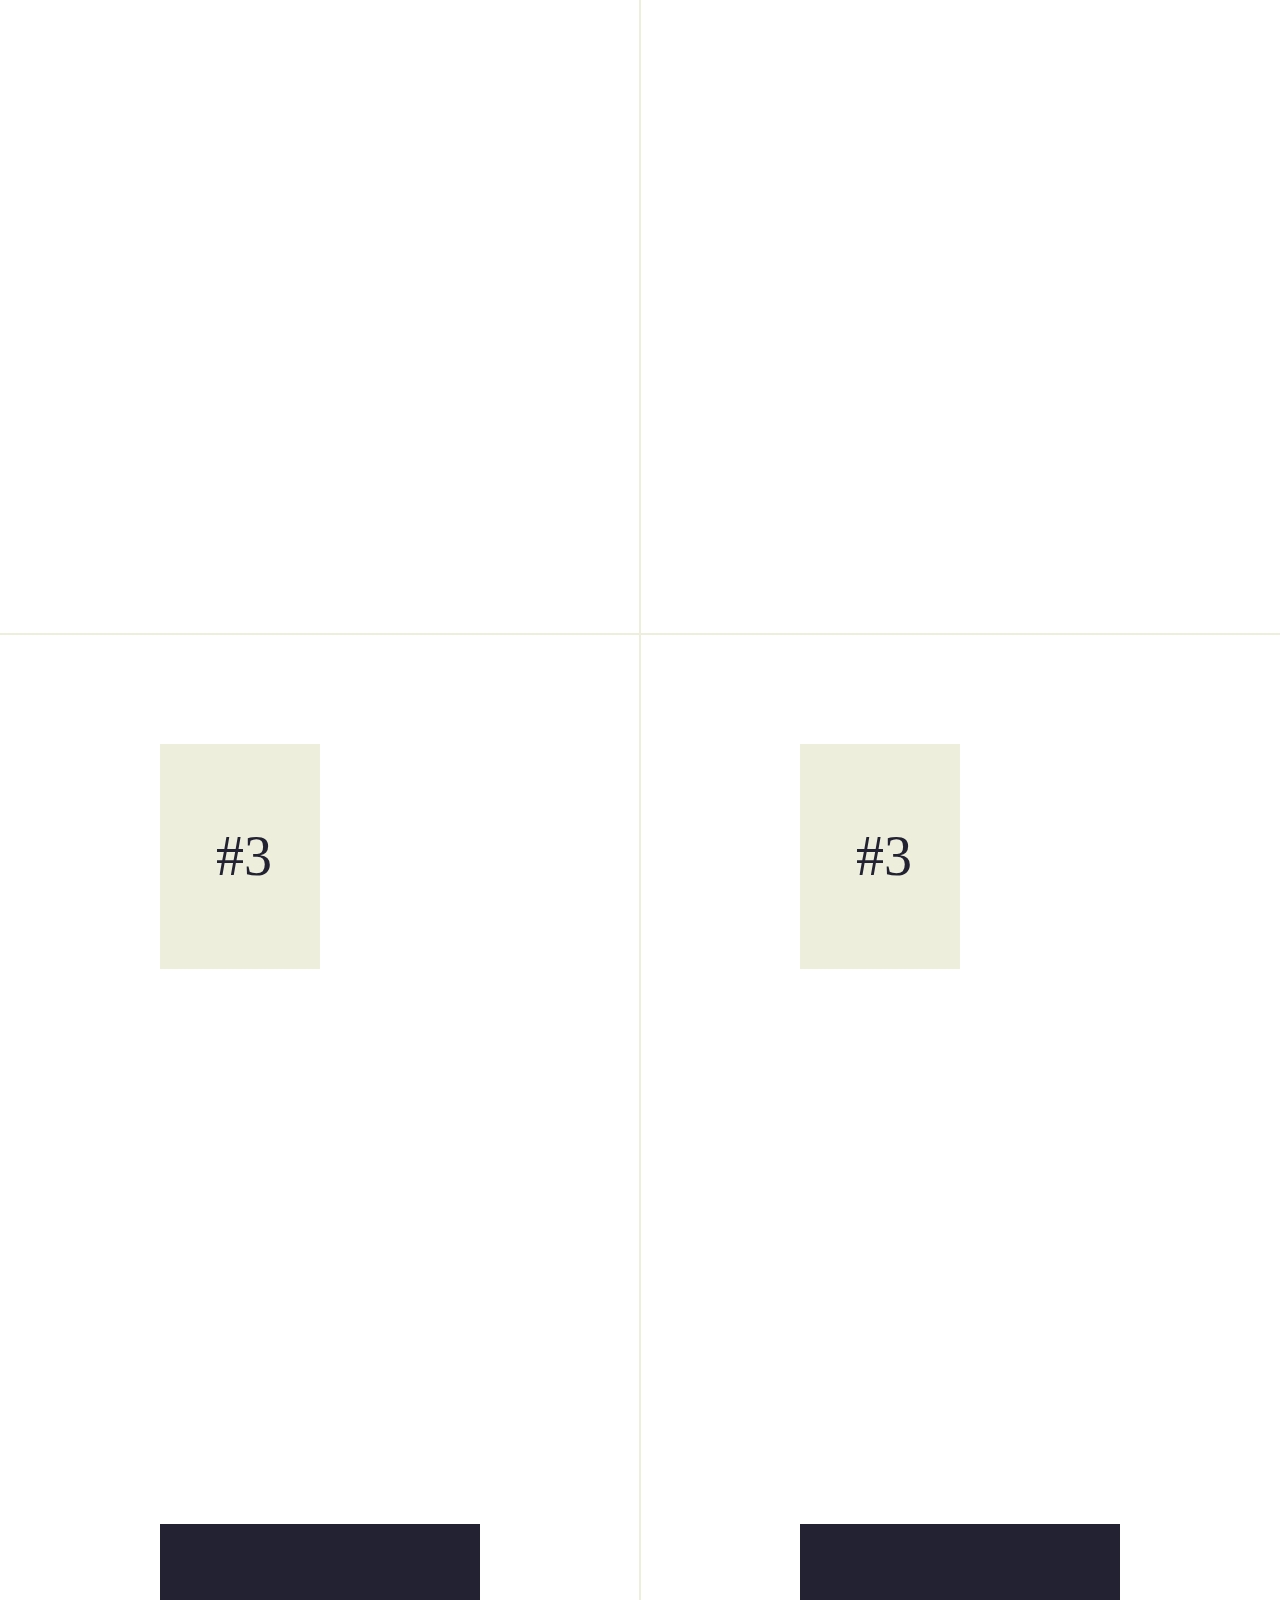
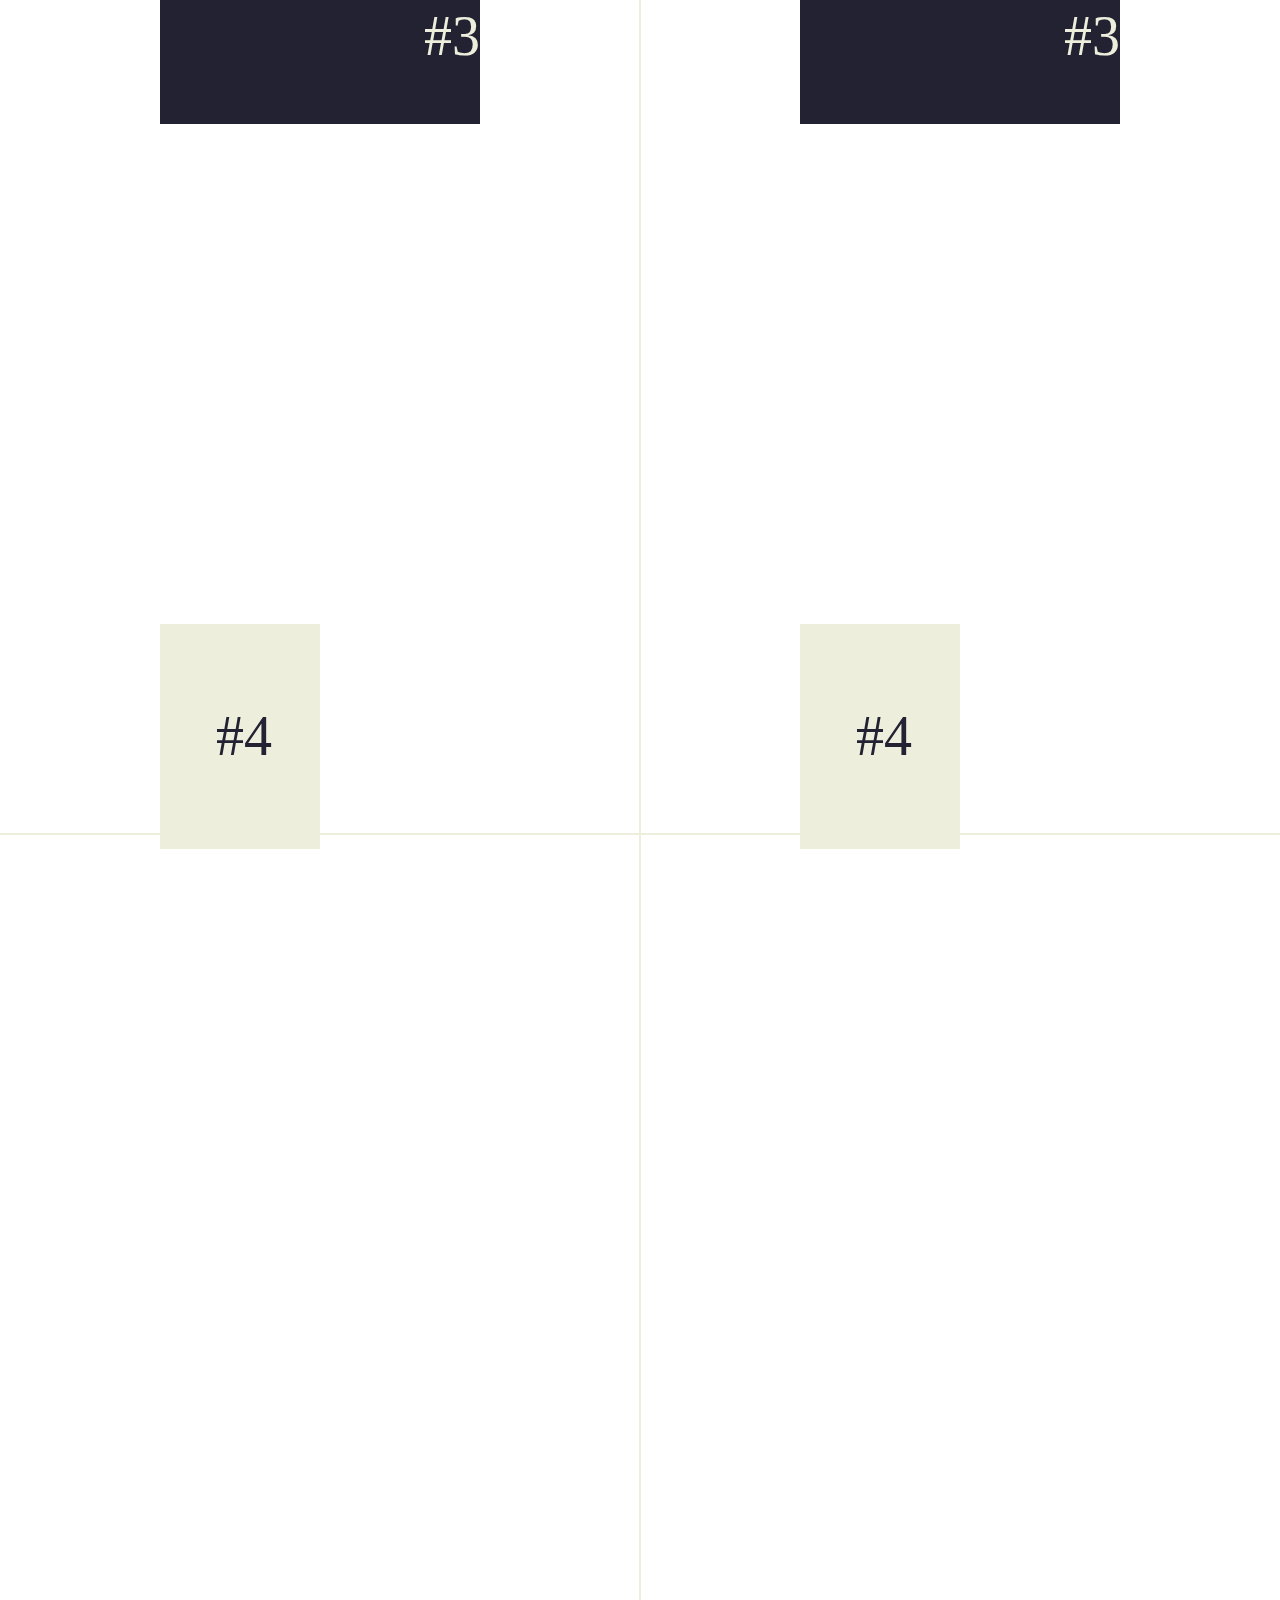
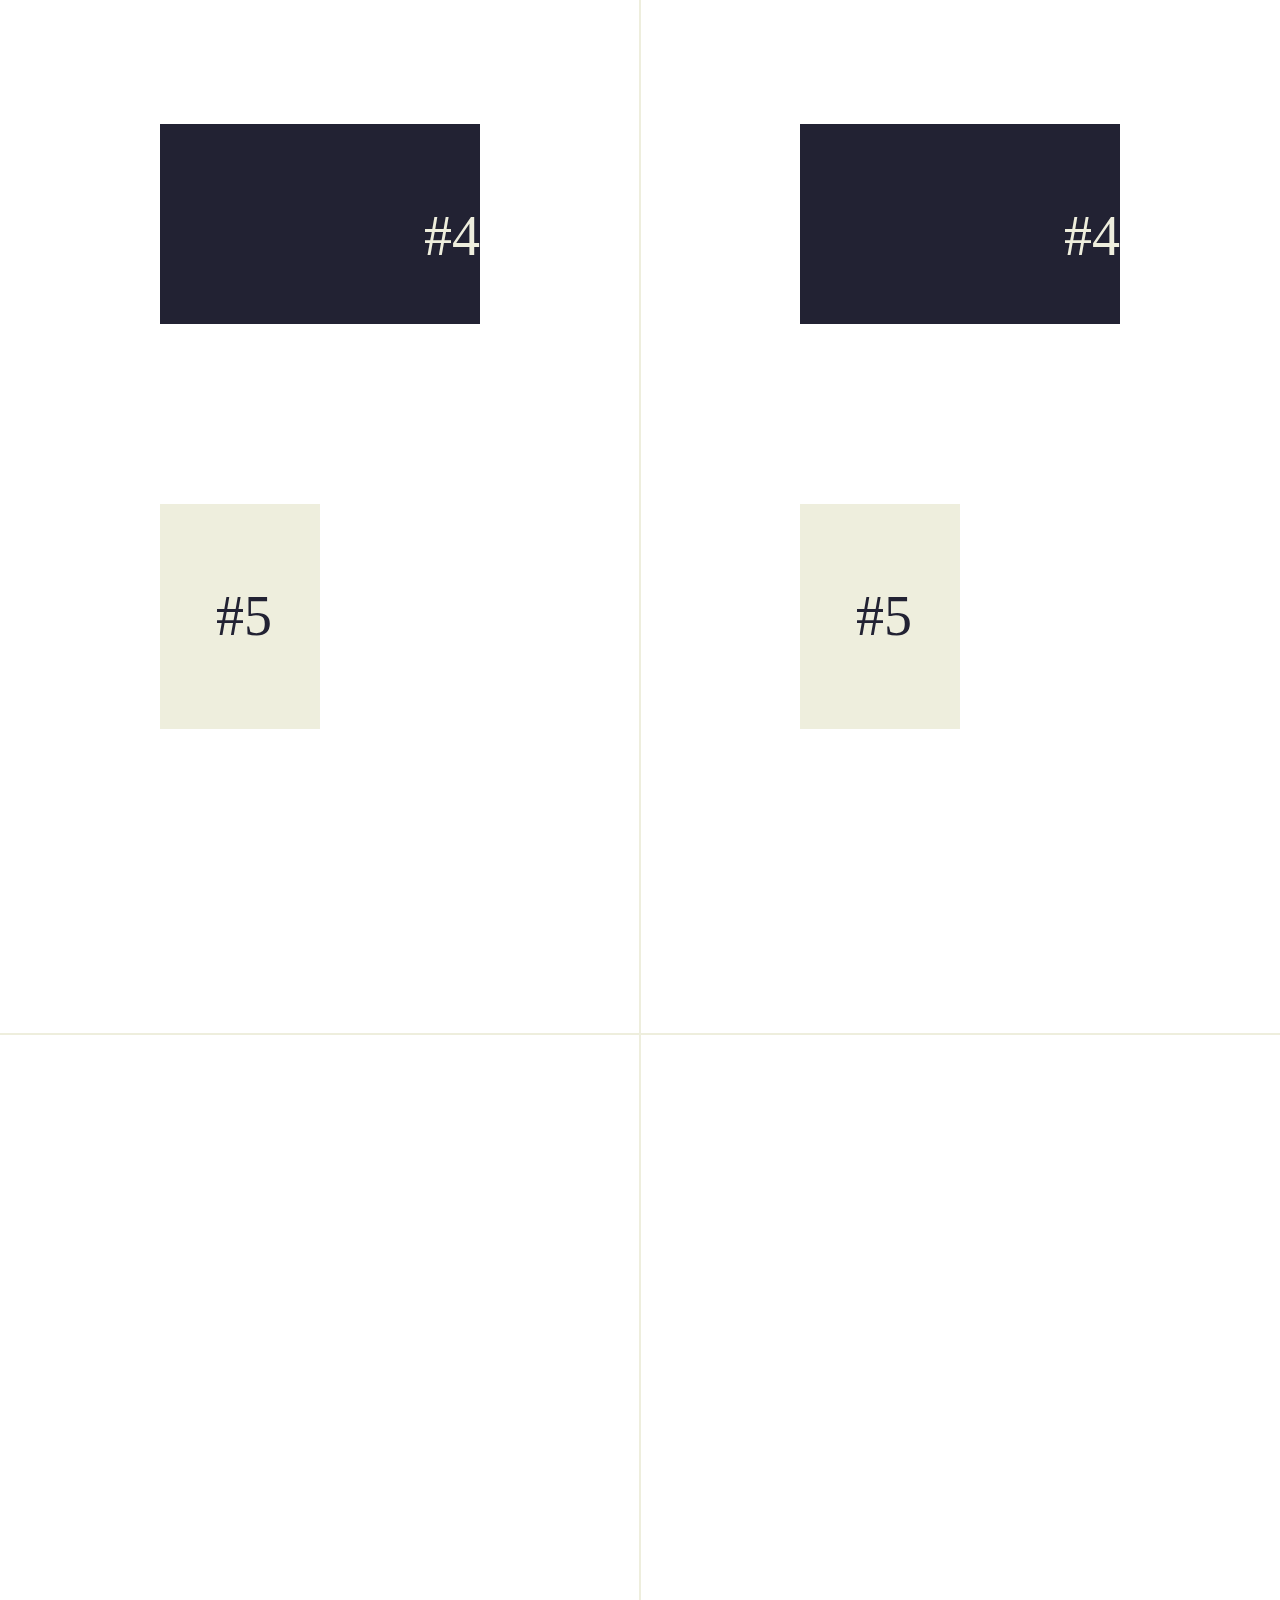
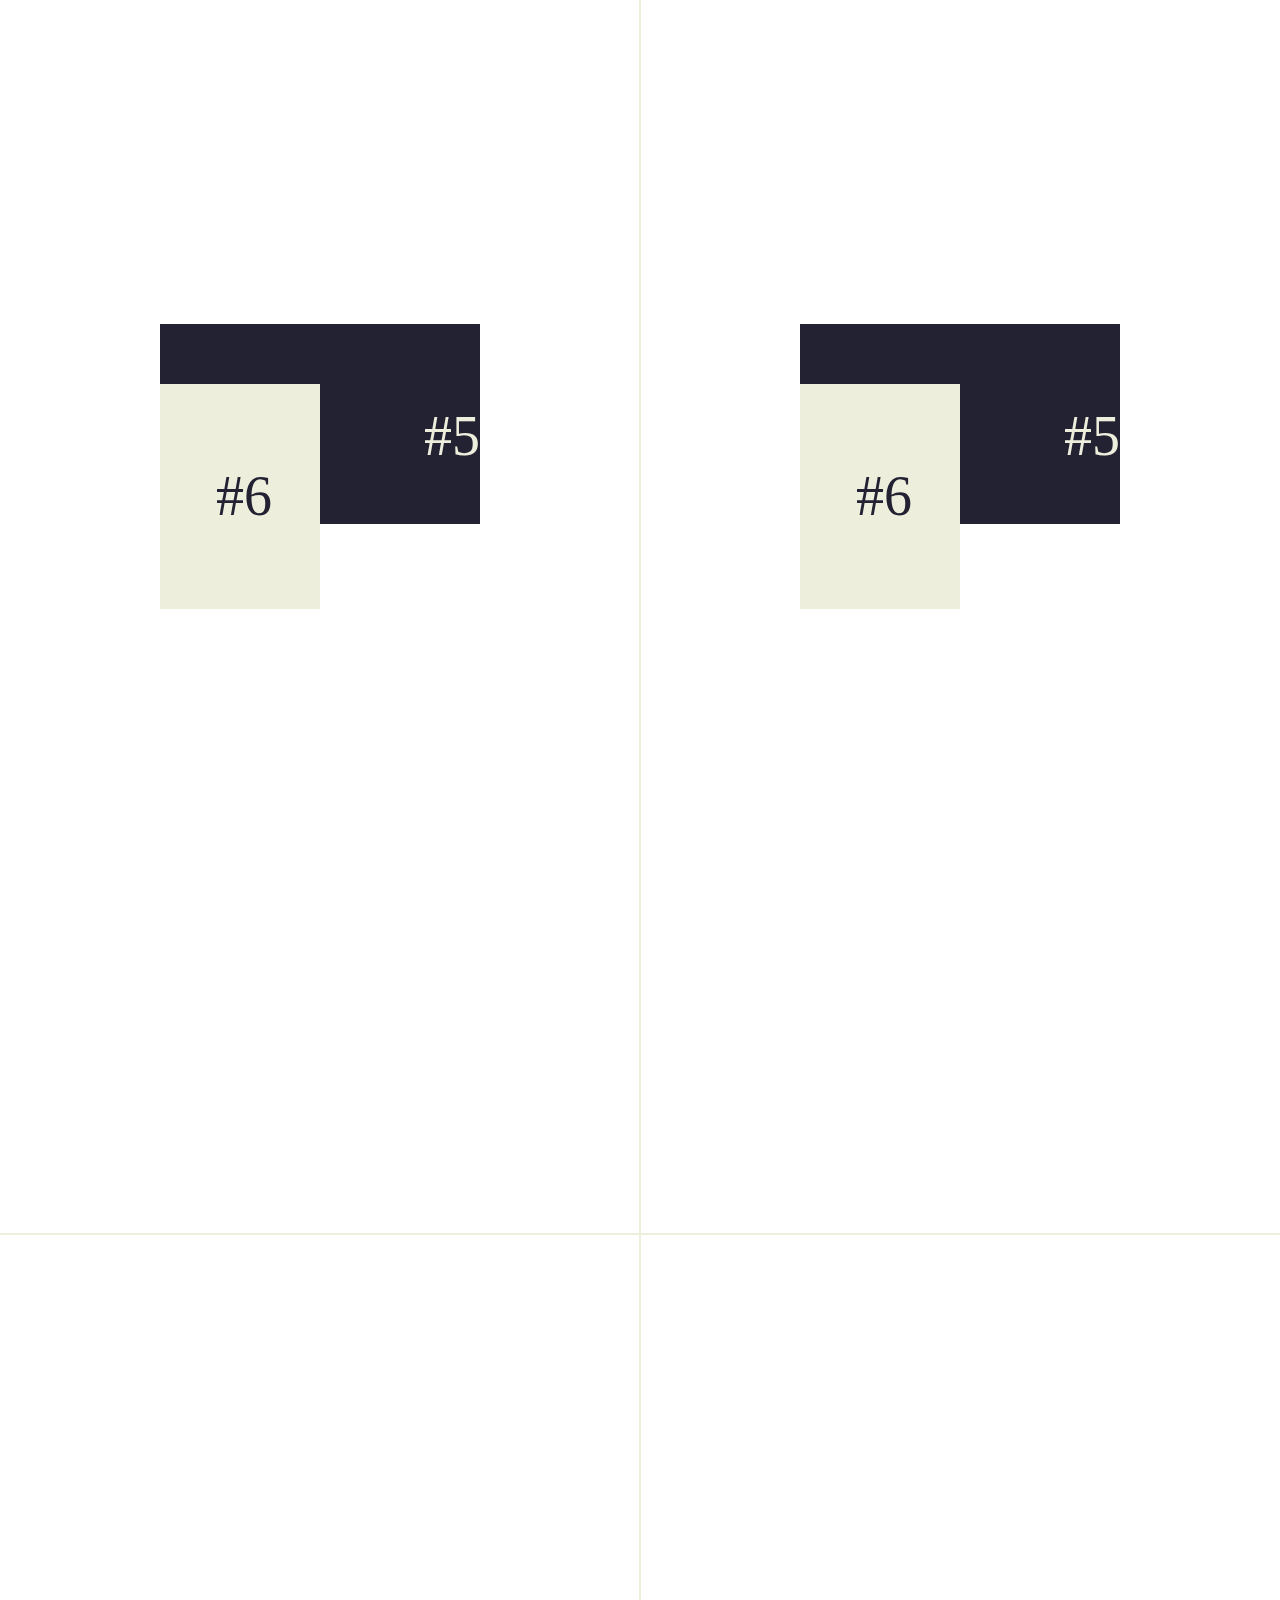
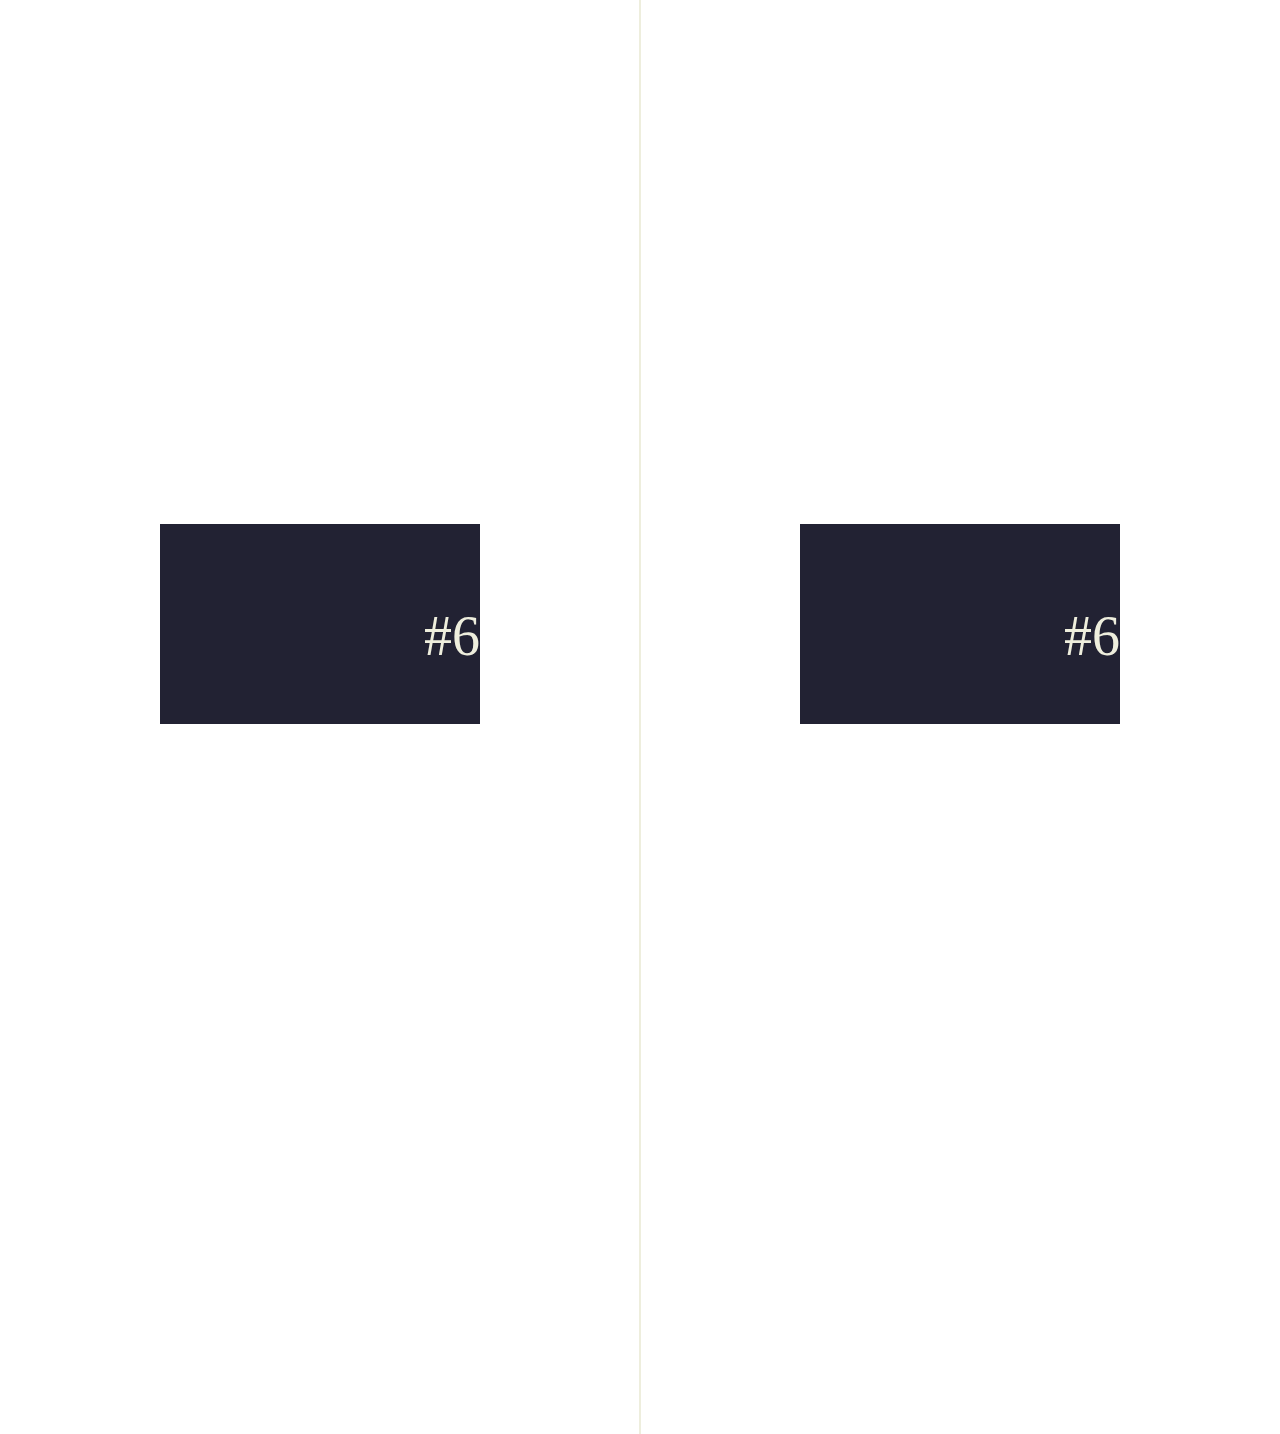
<file: rellax-master/tests/destroy.html>
<!DOCTYPE html>
<html lang="en">
<head>
	<meta charset="UTF-8">
	<meta name="viewport" content="width=device-width, initial-scale=1.0">
	<meta http-equiv="X-UA-Compatible" content="IE=edge">
	<title></title>
	<style>
		html, body{
			color: #223;
			font-size: 21pt;
			margin: 0; padding: 0;
		}
		nav{
			font-size: 21pt;
			line-height: 1.5em;
			position: fixed;
			bottom: 0; left: 0;
		}
		nav a{ color: inherit; }

		.col{
			text-align: center;
			width: 50%;
			float: left;
			box-sizing: border-box;
		}

		h4{ text-align: center;}

		.container{
			display: flex;
			align-items: center;
			outline: 1px solid #eed;
			font-size: 42pt;
			/*padding: 37.5vh 12.5vw;*/
			padding: 0 12.5vw;
			height: 200vh;
		}
		.block{
			background: #223;
			color: #eed;
			line-height: 25vh;
			text-align: right;
			/*padding: 0 42pt;*/
			margin-top: 20vh;
			height: 200px;
			width: 400px;
			position: relative;
		}
		span{
			background: #eed;
			color: #223;
			line-height: 25vh;
			text-align: left;
			padding: 0 42pt;
			display: block;
			width: 50%;
			position: absolute;
			top: 0; left: 0;
			box-sizing: border-box;
		}
    button {
      position: fixed;
      left: 50%;
      transform: translateX(-50%);
    }
	</style>
</head>
<body>
  <h4>cancelAnimation upon destroy <br><small>(check performance panel)</small></h4>
  <button id="destroy">destroy</button>
	<section>
		<div class="col">
			<br>With Percentage (0.5) <br><br>
			<div id="21" class="container"><div class="block">#1<span class="rellax" data-rellax-percentage="0.5">#1</span></div></div>
			<div id="22" class="container"><div class="block">#2<span class="rellax" data-rellax-percentage="0.5">#2</span></div></div>
			<div id="23" class="container"><div class="block">#3<span class="rellax" data-rellax-percentage="0.5">#3</span></div></div>
			<div id="24" class="container"><div class="block">#4<span class="rellax" data-rellax-percentage="0.5" style="transition: transform 10s cubic-bezier(0,1,.5,1);">#4</span></div></div>
			<div id="25" class="container"><div class="block">#5<span class="rellax" data-rellax-percentage="0.5" style="transition: transform 10s cubic-bezier(0,1,.5,1);">#5</span></div></div>
			<div id="26" class="container"><div class="block">#6<span class="rellax" data-rellax-percentage="0.5" style="transition: transform 10s cubic-bezier(0,1,.5,1);">#6</span></div></div>
		</div>
		<div class="col">
			<br>Without Percentage <br><br>
			<div id="21" class="container"><div class="block">#1<span class="rellax" style="transition: transform 10s cubic-bezier(0,1,.5,1);">#1</span></div></div>
			<div id="22" class="container"><div class="block">#2<span class="rellax" style="transition: transform 10s cubic-bezier(0,1,.5,1);">#2</span></div></div>
			<div id="23" class="container"><div class="block">#3<span class="rellax" style="transition: transform 10s cubic-bezier(0,1,.5,1);">#3</span></div></div>
			<div id="24" class="container"><div class="block">#4<span class="rellax">#4</span></div></div>
			<div id="25" class="container"><div class="block">#5<span class="rellax">#5</span></div></div>
			<div id="26" class="container"><div class="block">#6<span class="rellax">#6</span></div></div>
		</div>
	</section>

	<!-- Scripts -->
	<script src="../rellax.js"></script>
	<script>

    var rellax = new Rellax('.rellax', {
      center: true,
      callback: function(positions) {
        // callback every position change
        console.log(positions);
      }
    });

    // test cancaelAnimation on Rellax destroy
    document.querySelector('#destroy').addEventListener('click', function() {

      rellax.destroy();

    }, false);
	</script>
</body>
</html>
</file>
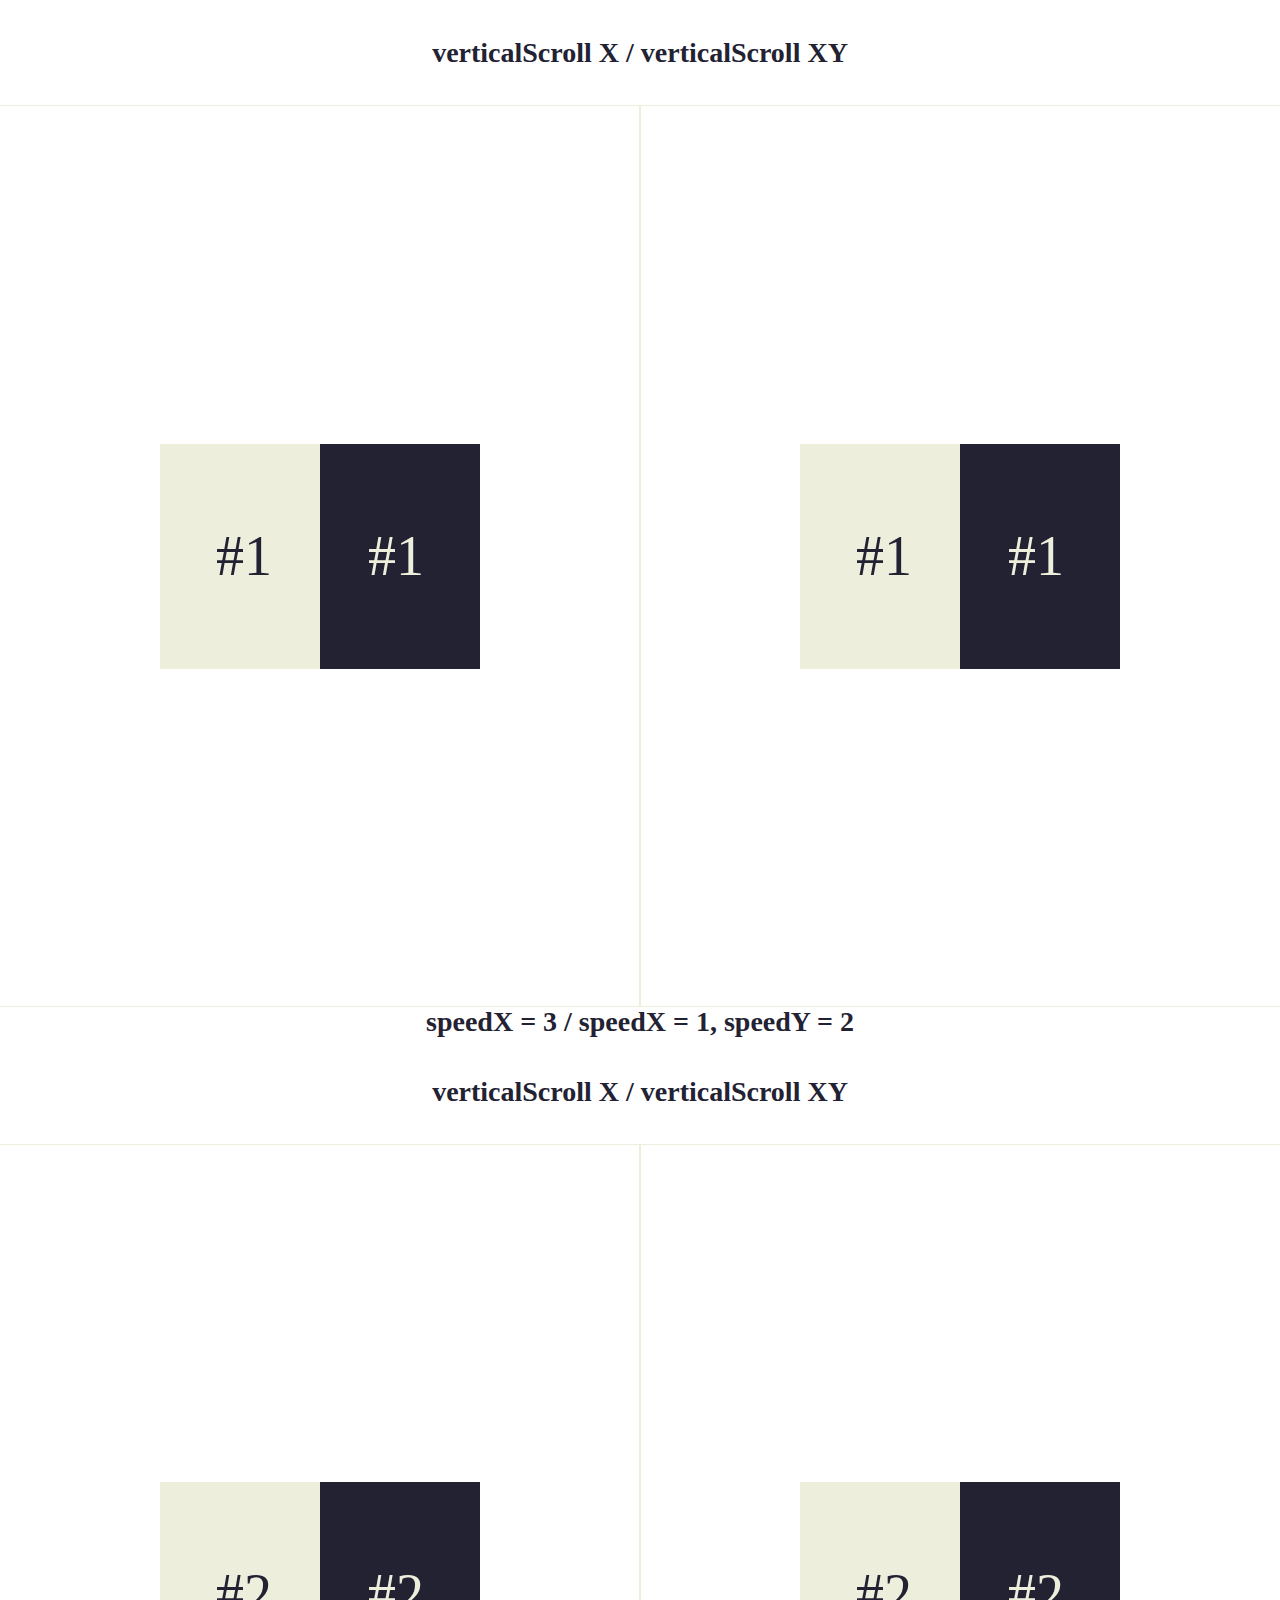
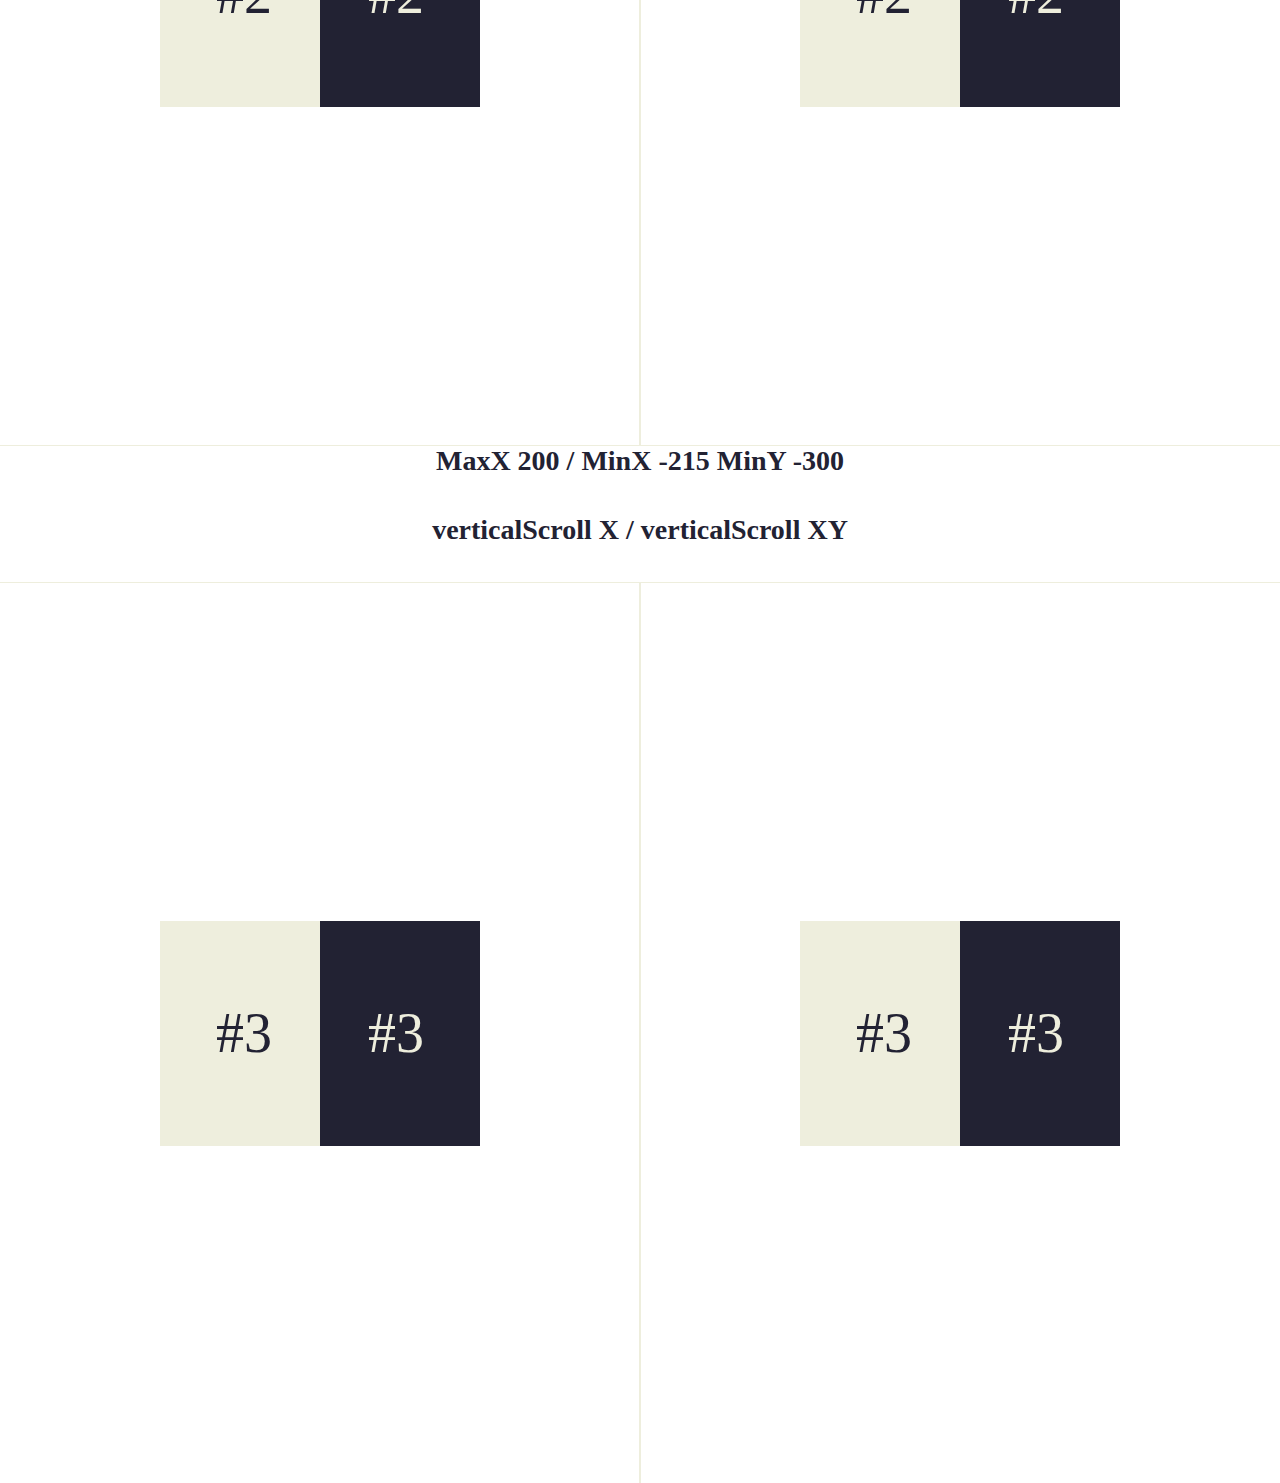
<file: rellax-master/tests/directions.html>
<!DOCTYPE html>
<html lang="en">

<head>
    <meta charset="UTF-8">
    <meta name="viewport" content="width=device-width, initial-scale=1.0">
    <meta http-equiv="X-UA-Compatible" content="IE=edge">
    <title></title>
    <style>
        html,
        body {
            color: #223;
            font-size: 21pt;
            margin: 0;
            padding: 0;
        }

        nav {
            font-size: 21pt;
            line-height: 1.5em;
            position: fixed;
            bottom: 0;
            left: 0;
        }

        nav a {
            color: inherit;
        }

        .col {
            text-align: center;
            width: 50%;
            float: left;
            box-sizing: border-box;
        }

        h4 {
            text-align: center;
        }

        .container {
            outline: 1px solid #eed;
            font-size: 42pt;
            padding: 37.5vh 12.5vw;
        }

        .block {
            background: #223;
            color: #eed;
            line-height: 25vh;
            text-align: right;
            padding: 0 42pt;
            position: relative;
        }

        span {
            background: #eed;
            color: #223;
            line-height: 25vh;
            text-align: left;
            padding: 0 42pt;
            display: block;
            width: 50%;
            position: absolute;
            top: 0;
            left: 0;
            box-sizing: border-box;
        }

    </style>
</head>

<body>
    <h4>verticalScroll X / verticalScroll XY</h4>
    <section>
        <div class="col">
            <div class="container">
                <div class="block">#1<span class="rellax" data-rellax-vertical-scroll-axis="x">#1</span></div>
            </div>
        </div>
        <div class="col">
            <div class="container">
                <div class="block">#1<span class="rellax" data-rellax-vertical-scroll-axis="xy">#1</span></div>
            </div>
        </div>
    </section>

    <h4>speedX = 3 / speedX = 1, speedY = 2</h4>
    <h4>verticalScroll X / verticalScroll XY</h4>
    <section>
        <div class="col">
            <div class="container">
                <div class="block">#2<span class="rellax" data-rellax-horizontal-speed="3" data-rellax-vertical-scroll-axis="x">#2</span></div>
            </div>
        </div>
        <div class="col">
            <div class="container">
                <div class="block">#2<span class="rellax" data-rellax-horizontal-speed="1" data-rellax-vertical-speed="2" data-rellax-vertical-scroll-axis="xy">#2</span></div>
            </div>
        </div>
    </section>

    <h4>MaxX 200 / MinX -215 MinY -300</h4>
    <h4>verticalScroll X / verticalScroll XY</h4>
    <section>
        <div class="col">
            <div class="container">
                <div class="block">#3<span class="rellax" data-rellax-vertical-scroll-axis="x" data-rellax-max-x="200">#3</span></div>
            </div>
        </div>
        <div class="col">
            <div class="container">
                <div class="block">#3<span class="rellax" data-rellax-speed="2" data-rellax-vertical-scroll-axis="xy" data-rellax-min-x="-215" data-rellax-min-y="-300">#3</span></div>
            </div>
        </div>
    </section>

    <!-- Scripts -->
    <script src="../rellax.js"></script>
    <script>
        var rellax = new Rellax('.rellax', {
            horizontal: true,
        });

    </script>
</body>

</html>
</file>
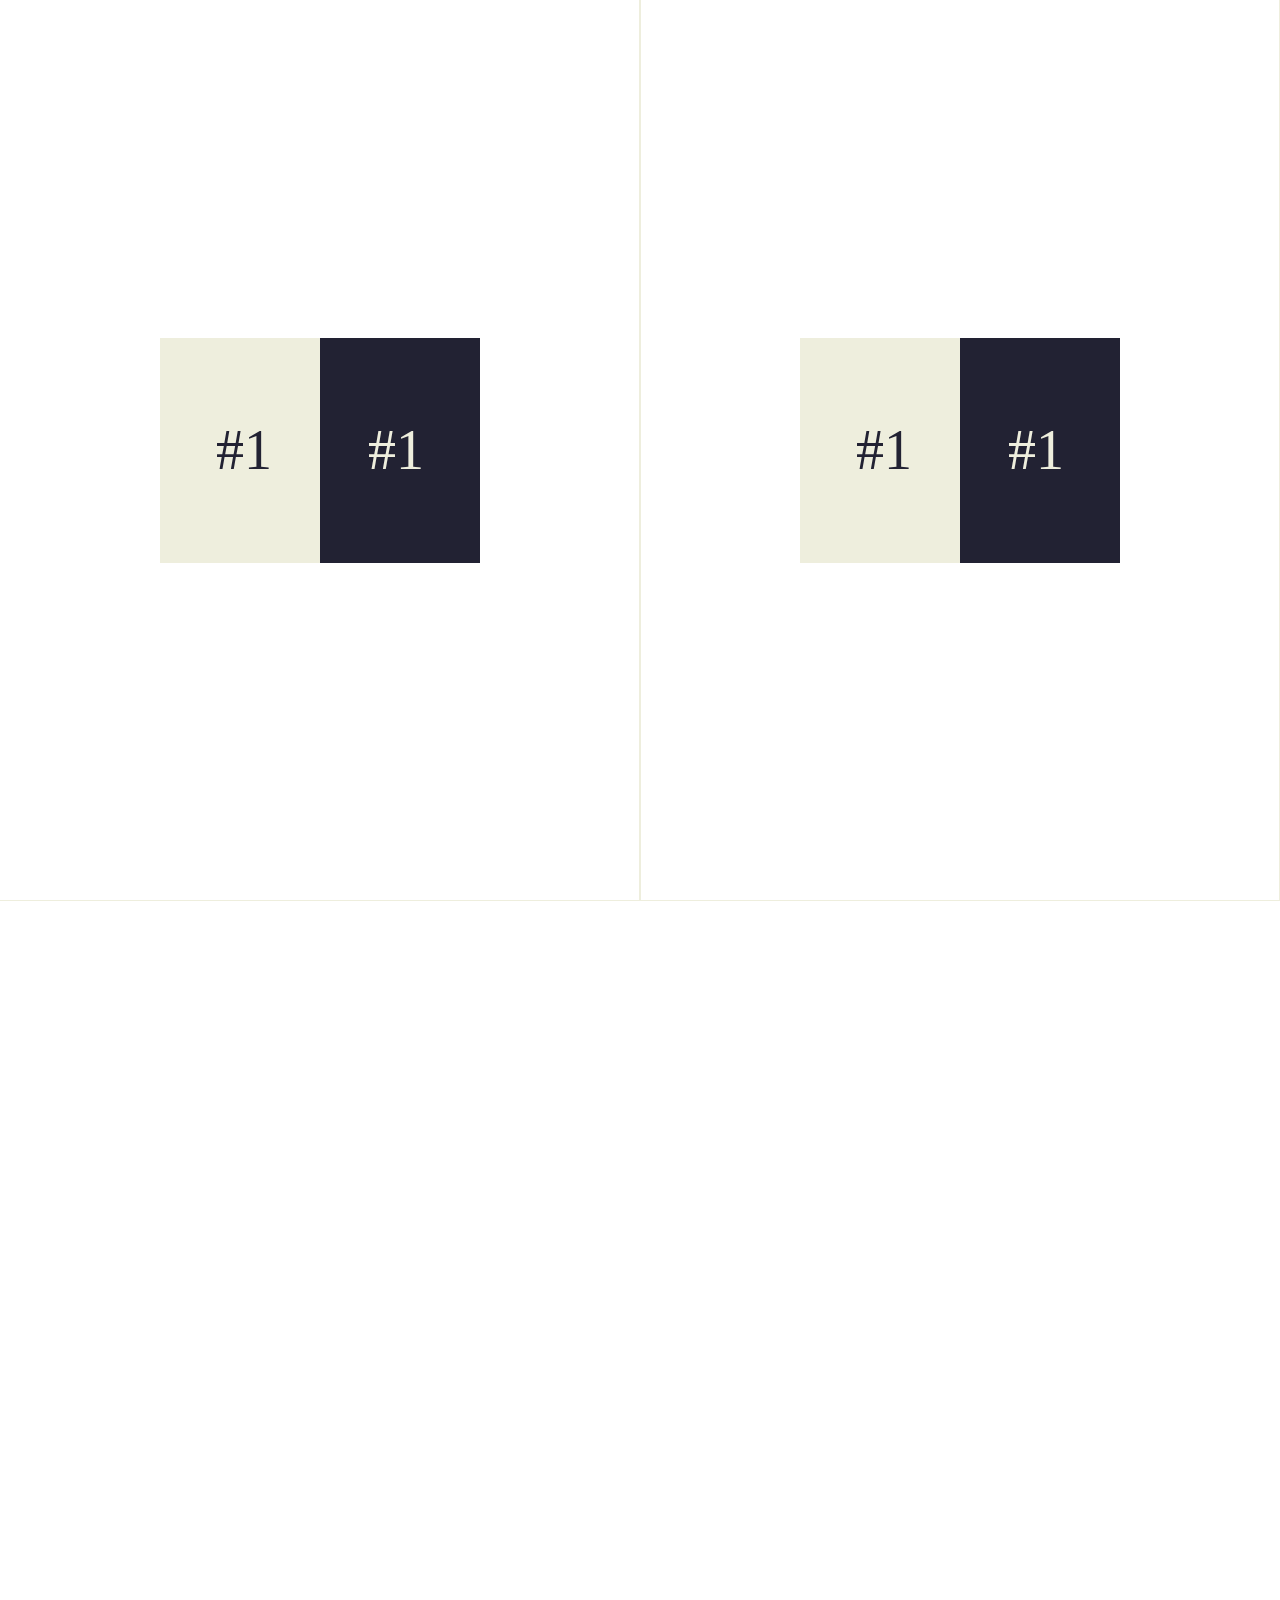
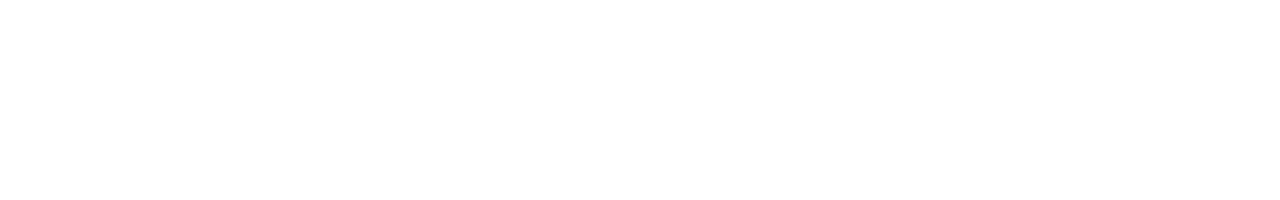
<file: rellax-master/tests/horizontal.html>
<!DOCTYPE html>
<html lang="en">
<head>
  <meta charset="UTF-8">
  <meta name="viewport" content="width=device-width, initial-scale=1.0">
  <meta http-equiv="X-UA-Compatible" content="IE=edge">
  <title></title>
  <style>
    html, body{
      color: #223;
      font-size: 21pt;
      margin: 0; padding: 0;
    }
    body
    {
      display: -webkit-box;  /* OLD - iOS 6-, Safari 3.1-6, BB7 */
      display: -ms-flexbox;  /* TWEENER - IE 10 */
      display: -webkit-flex; /* NEW - Safari 6.1+. iOS 7.1+, BB10 */
      display: flex;         /* NEW, Spec - Firefox, Chrome, Opera */
      width: 400vw;
    }
    nav{
      font-size: 21pt;
      line-height: 1.5em;
      position: fixed;
      bottom: 0; left: 0;
    }
    nav a{ color: inherit; }

    section
    {
      width: 100vw;
      height: 200vh;
      -webkit-box-flex: 1;   /* OLD - iOS 6-, Safari 3.1-6 */
      -webkit-flex: 1;       /* Safari 6.1+. iOS 7.1+, BB10 */
      -ms-flex: 1;           /* IE 10 */
      flex: 1;               /* NEW, Spec - Firefox, Chrome */
    }

    .col{
      text-align: center;
      width: 50%;
      float: left;
      box-sizing: border-box;
    }

    h4{ text-align: center;}

    .container{
      outline: 1px solid #eed;
      font-size: 42pt;
      padding: 37.5vh 12.5vw;
    }
    .block{
      background: #223;
      color: #eed;
      line-height: 25vh;
      text-align: right;
      padding: 0 42pt;
      position: relative;
    }
    span{
      background: #eed;
      color: #223;
      line-height: 25vh;
      text-align: left;
      padding: 0 42pt;
      display: block;
      width: 50%;
      position: absolute;
      top: 0; left: 0;
      box-sizing: border-box;
    }
  </style>
</head>
<body>

<section>
  <div class="col">
    <div class="container"><div class="block">#1<span class="rellax" data-rellax-speed="2">#1</span></div></div>
  </div>
  <div class="col">
    <div class="container"><div class="block">#1<span class="rellax" data-rellax-speed="-2">#1</span></div></div>
  </div>
</section>


<section>
  <div class="col">
    <div class="container"><div class="block">#2<span class="rellax" data-rellax-speed="4">#2</span></div></div>
  </div>
  <div class="col">
    <div class="container"><div class="block">#2<span class="rellax" data-rellax-speed="-4">#2</span></div></div>
  </div>
</section>


<section>
  <div class="col">
    <div class="container"><div class="block">#3<span class="rellax" data-rellax-speed="6" data-rellax-percentage="0.5">#3</span></div></div>
  </div>
  <div class="col">
    <div class="container"><div class="block">#3<span class="rellax" data-rellax-speed="-6" data-rellax-percentage="0.5">#3</span></div></div>
  </div>
</section>


<section>
  <div class="col">
    <div class="container"><div class="block">#4<span class="rellax" data-rellax-speed="8" data-rellax-percentage="0.5">#4</span></div></div>
  </div>
  <div class="col">
    <div class="container"><div class="block">#4<span class="rellax" data-rellax-speed="-8" data-rellax-percentage="0.5">#4</span></div></div>
  </div>
</section>

<!-- Scripts -->
<script src="../rellax.js"></script>
<script>
  var rellax = new Rellax('.rellax', {horizontal: true, vertical: true});
</script>
</body>
</html>
</file>
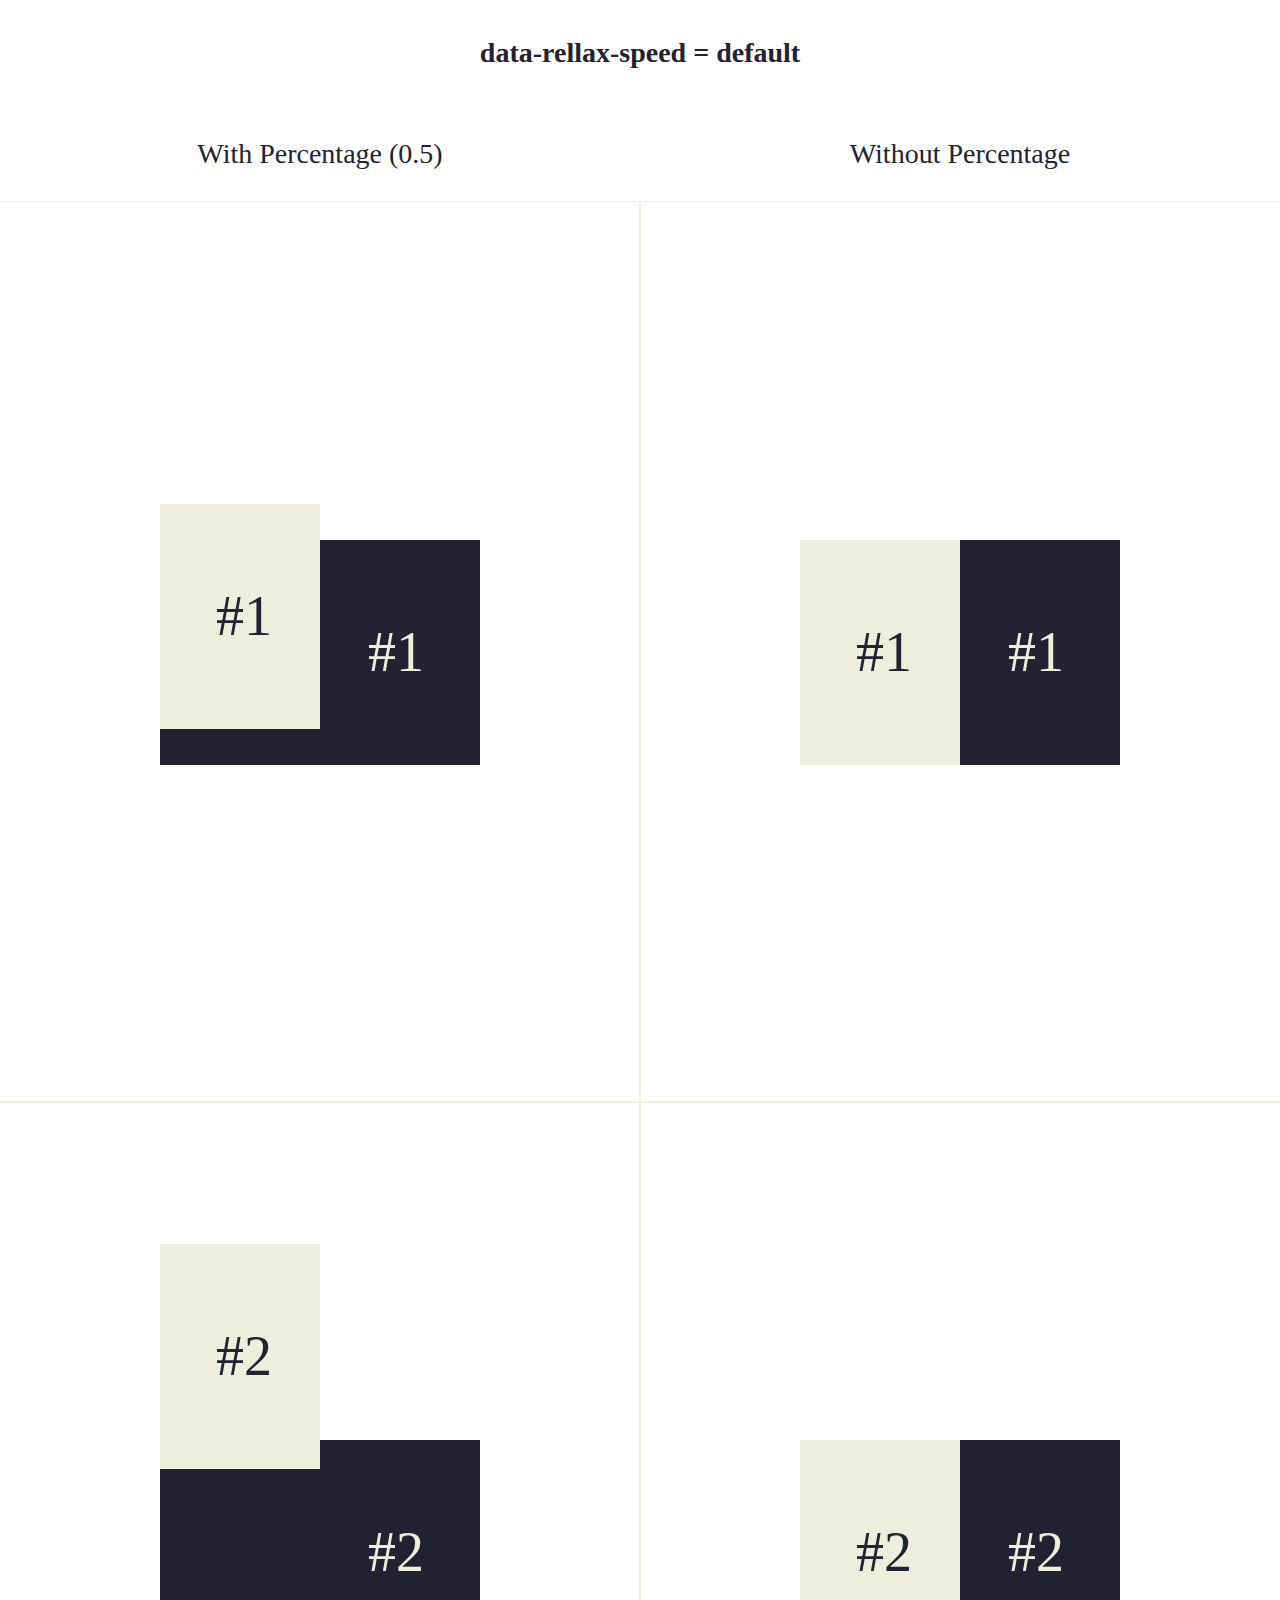
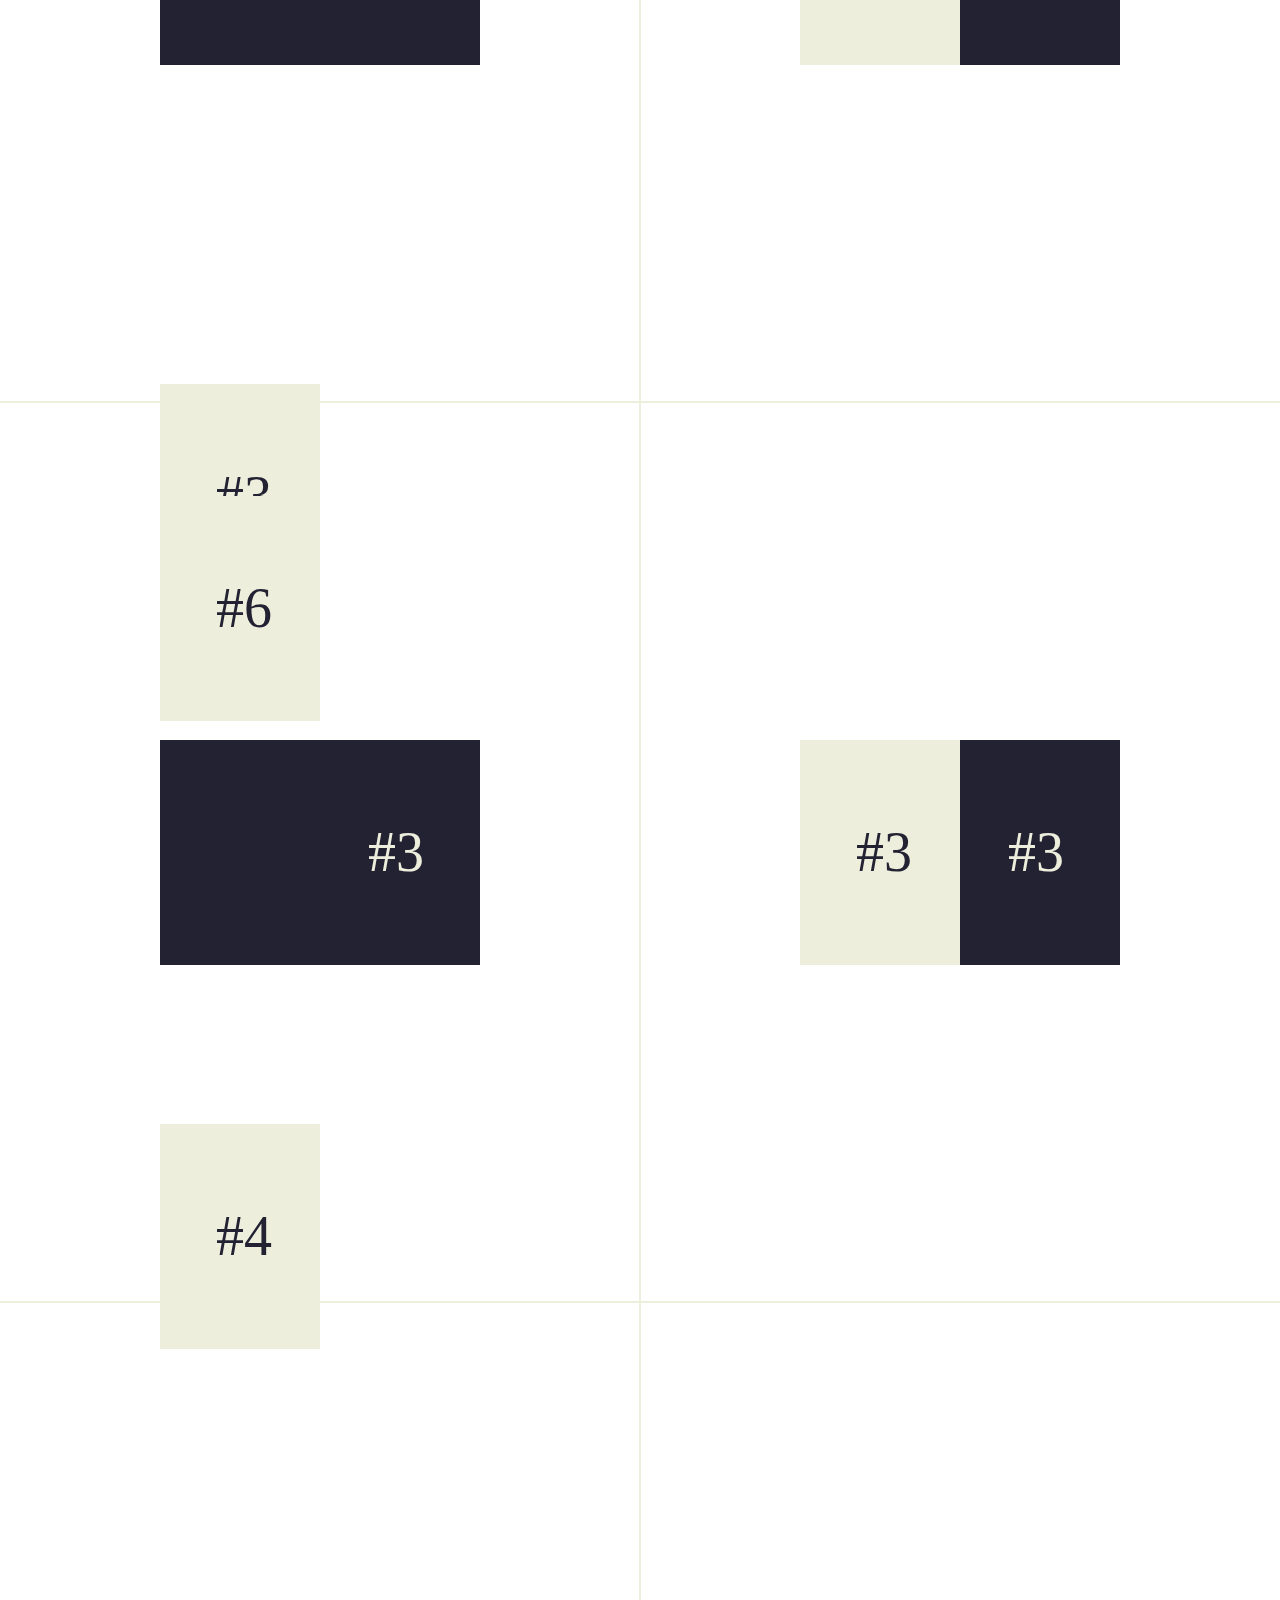
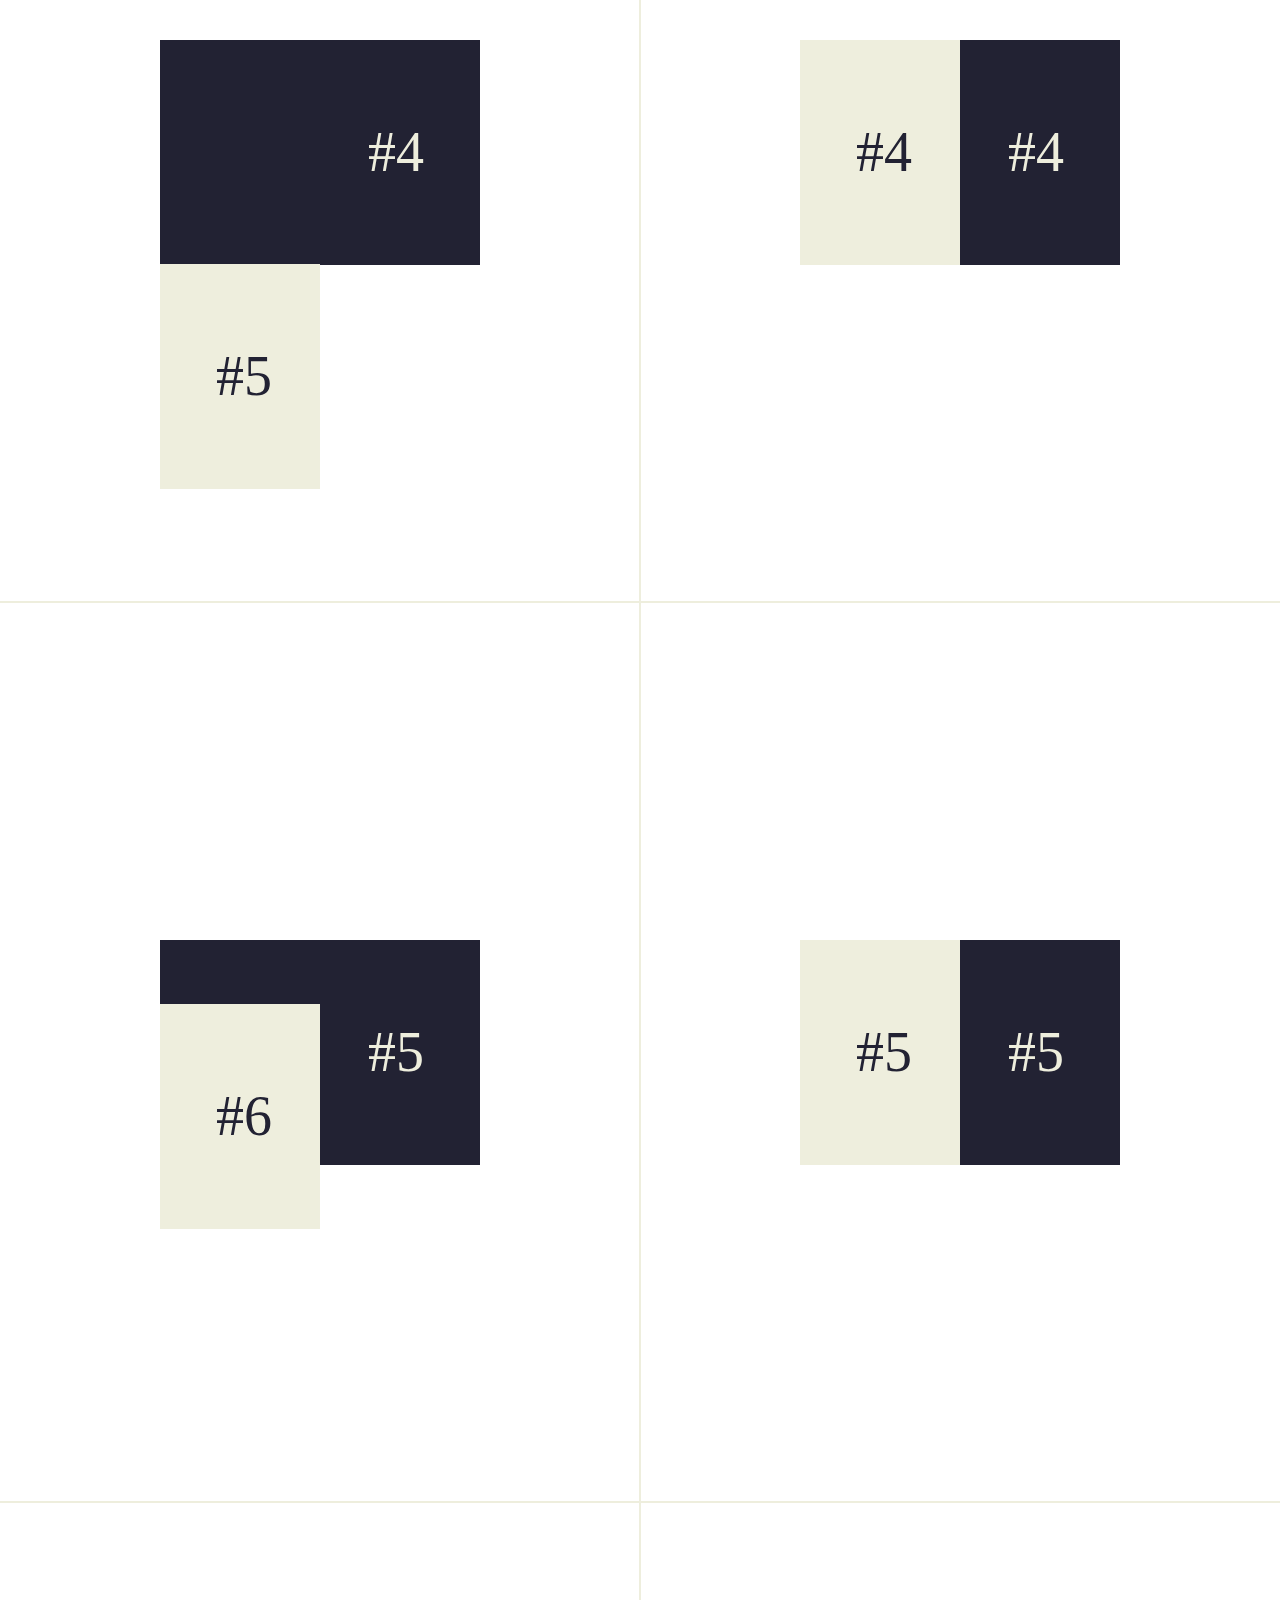
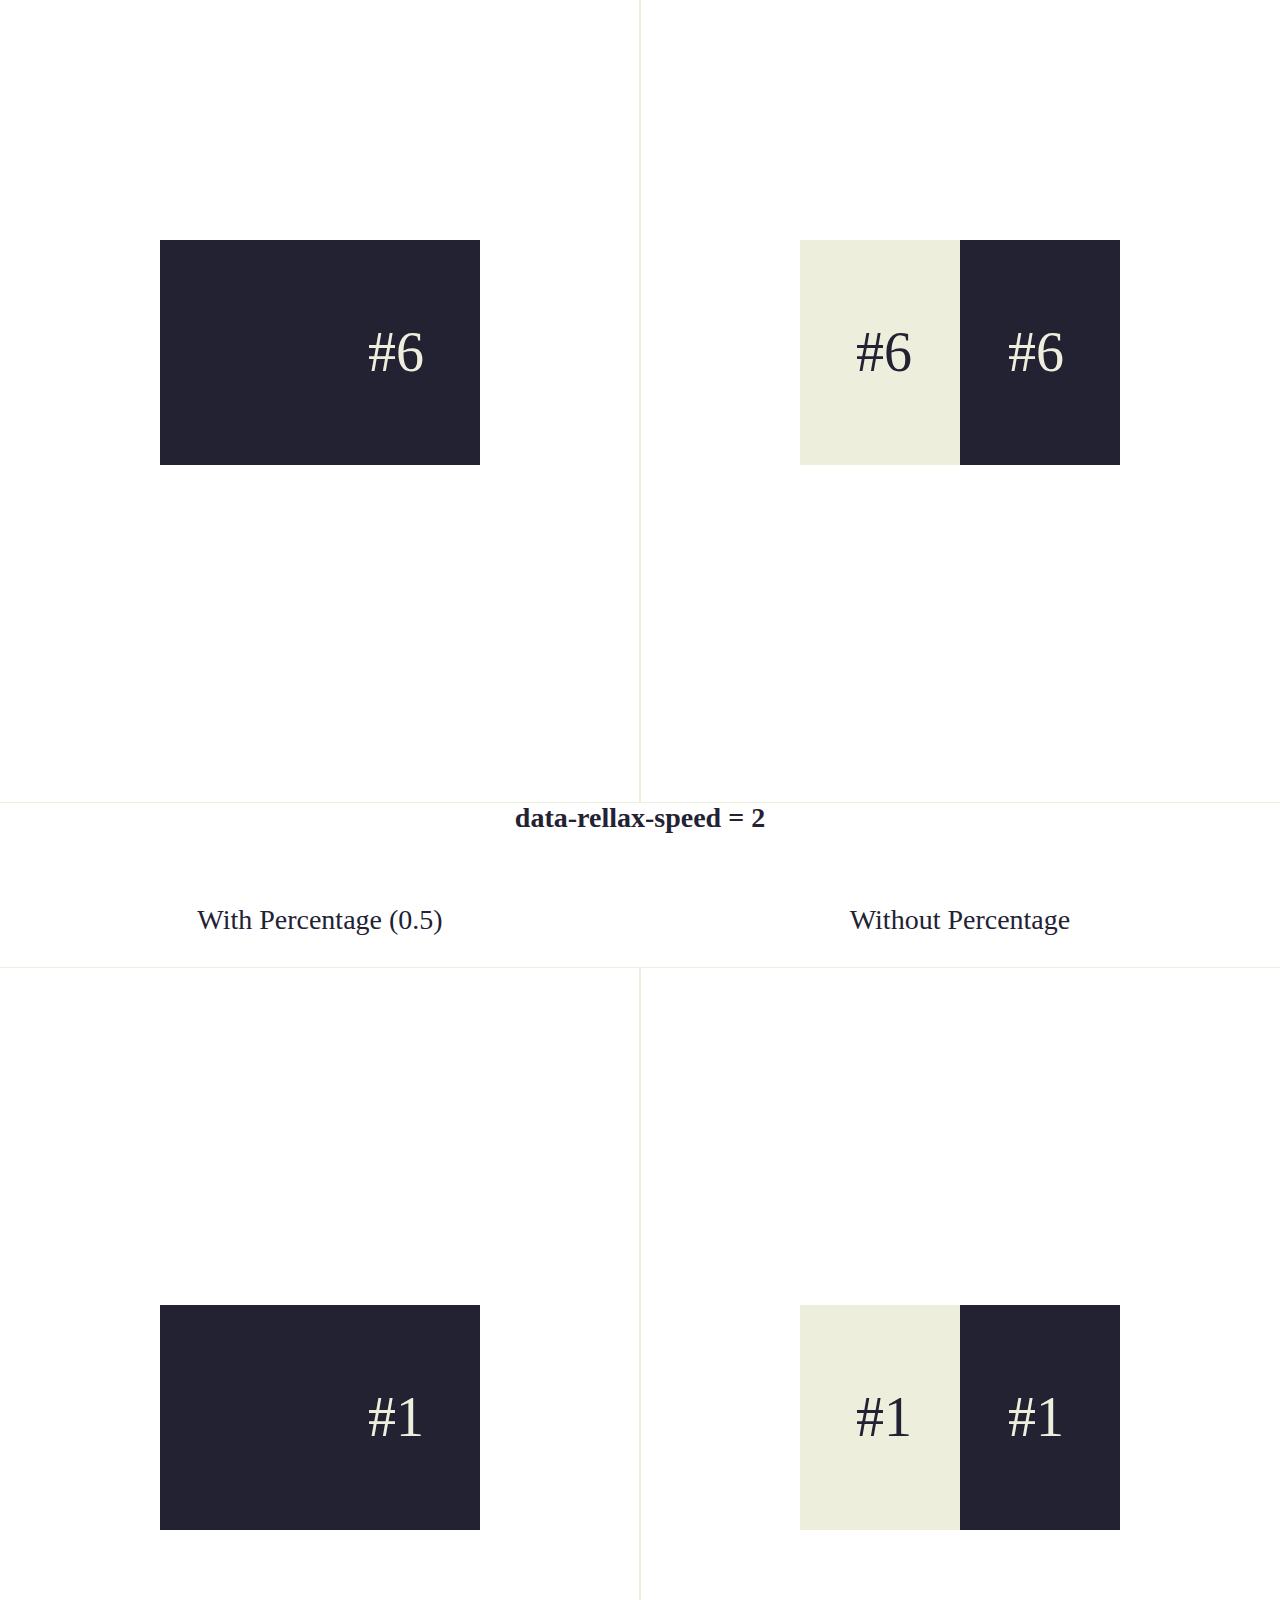
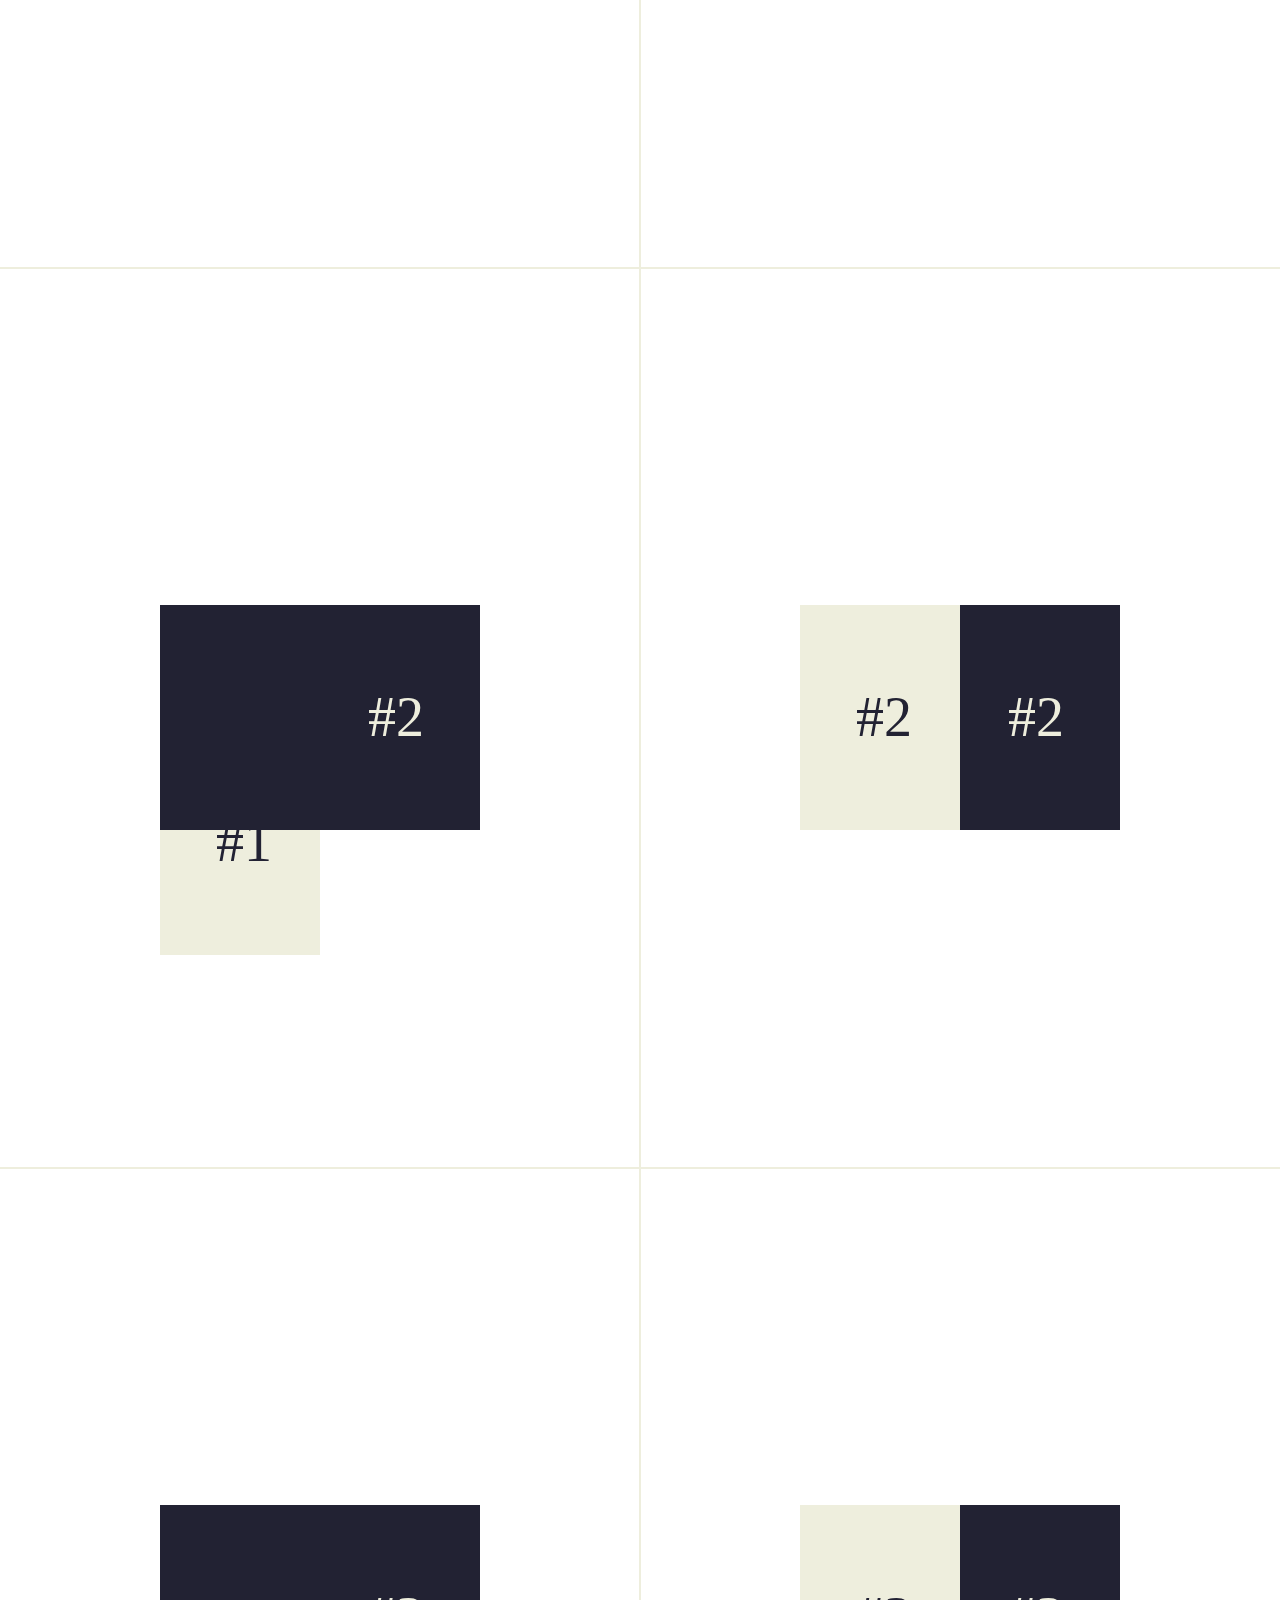
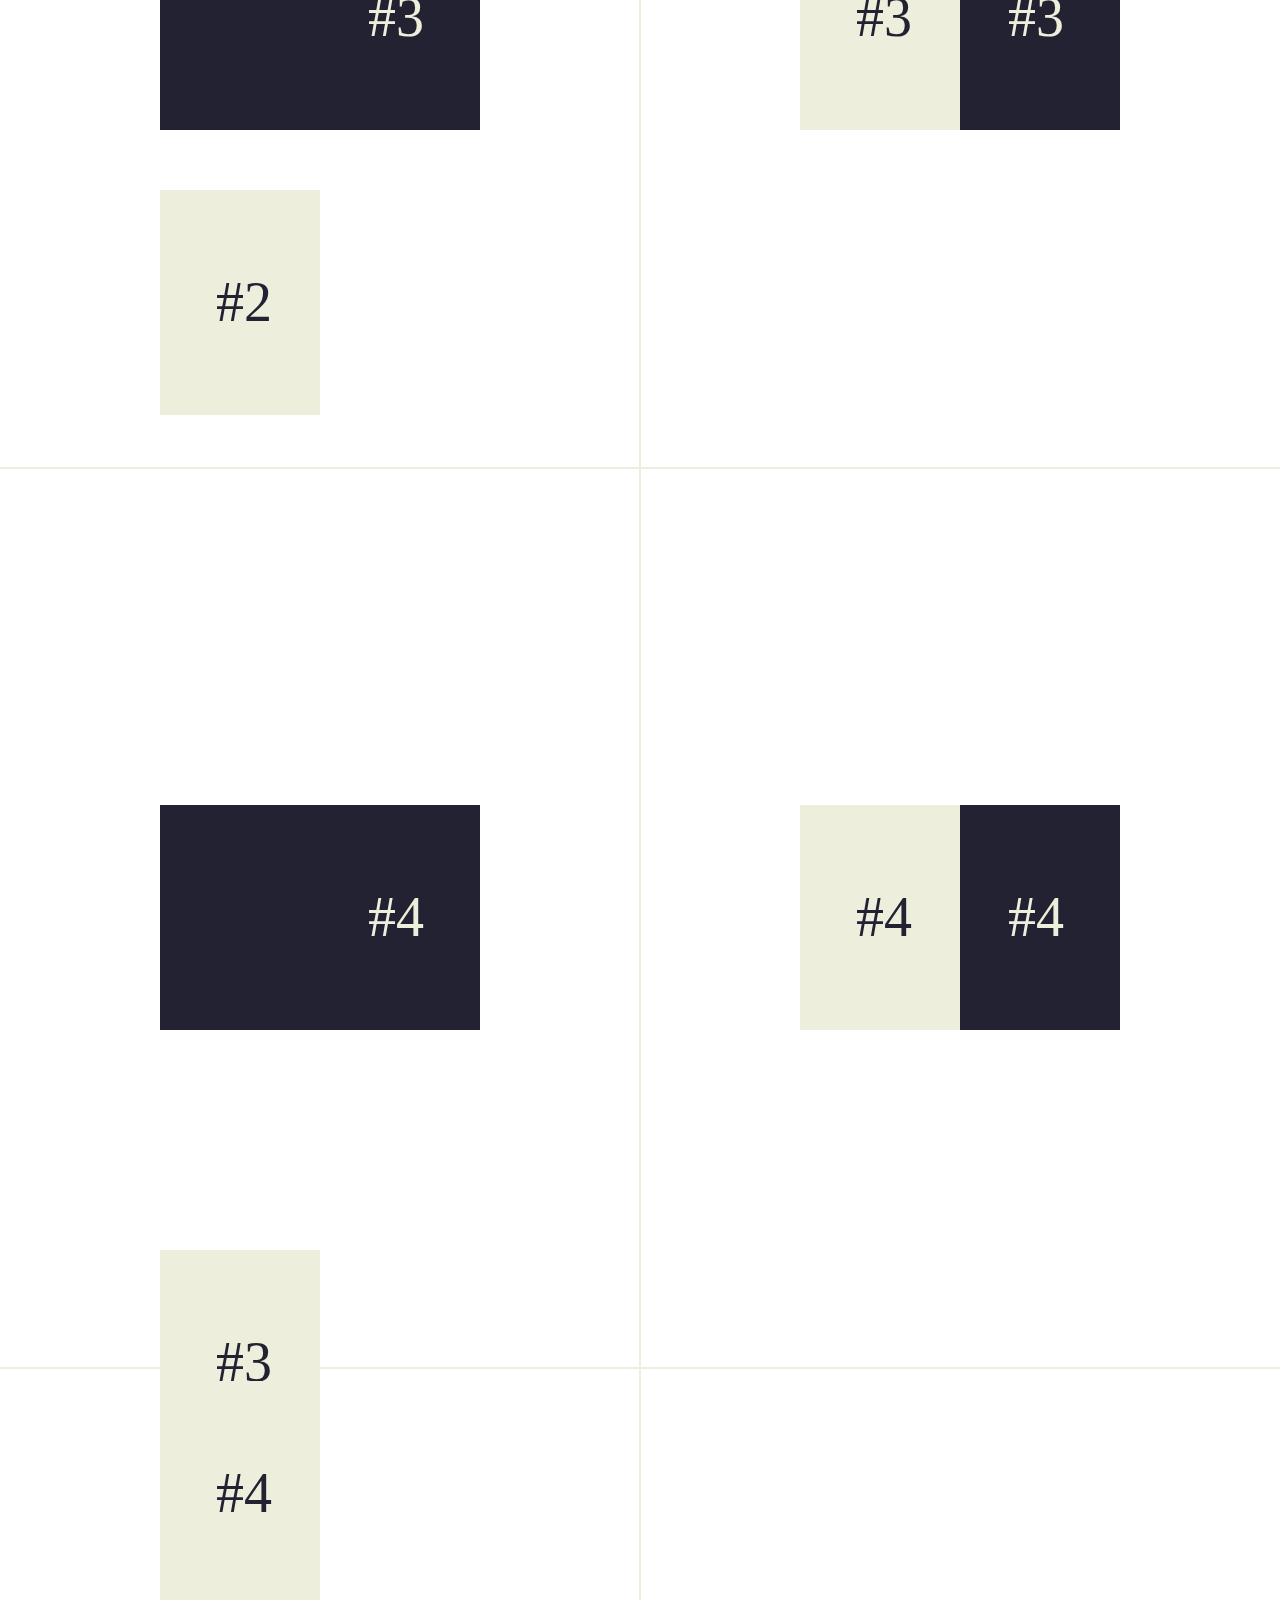
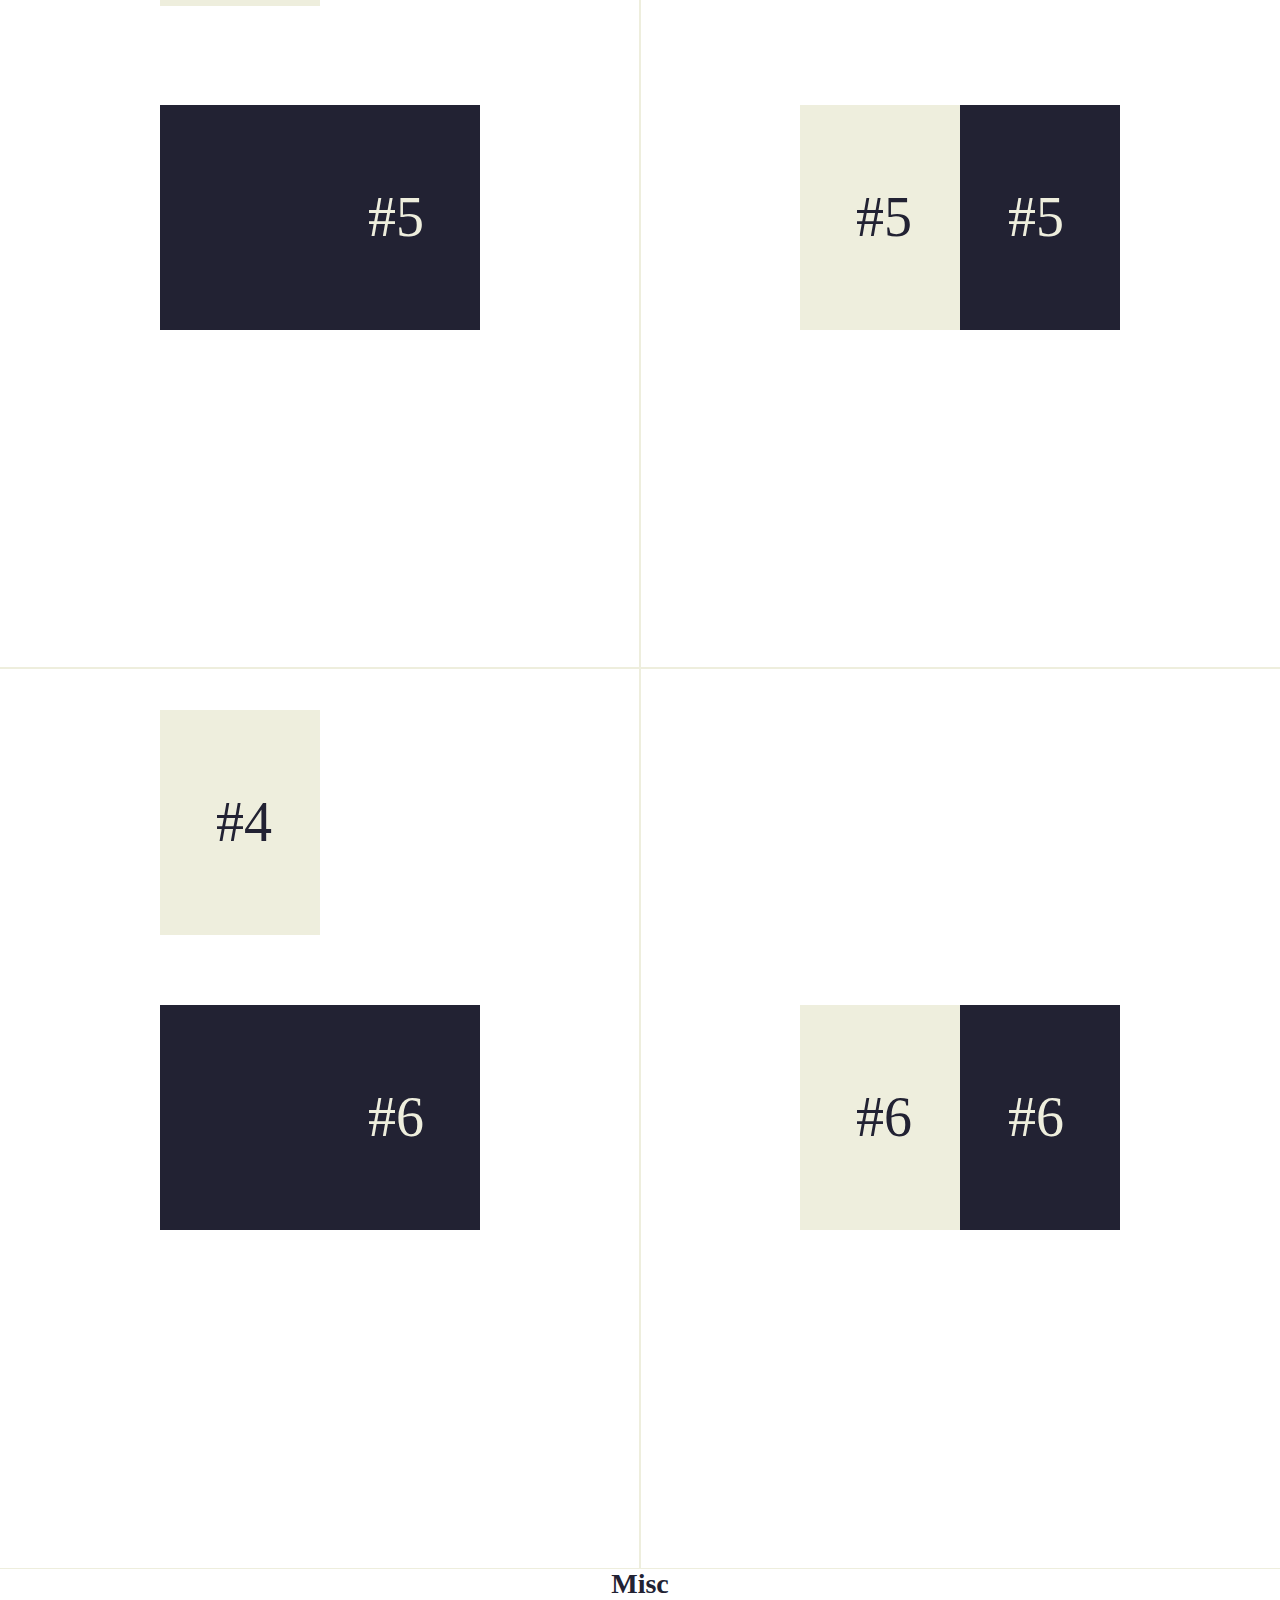
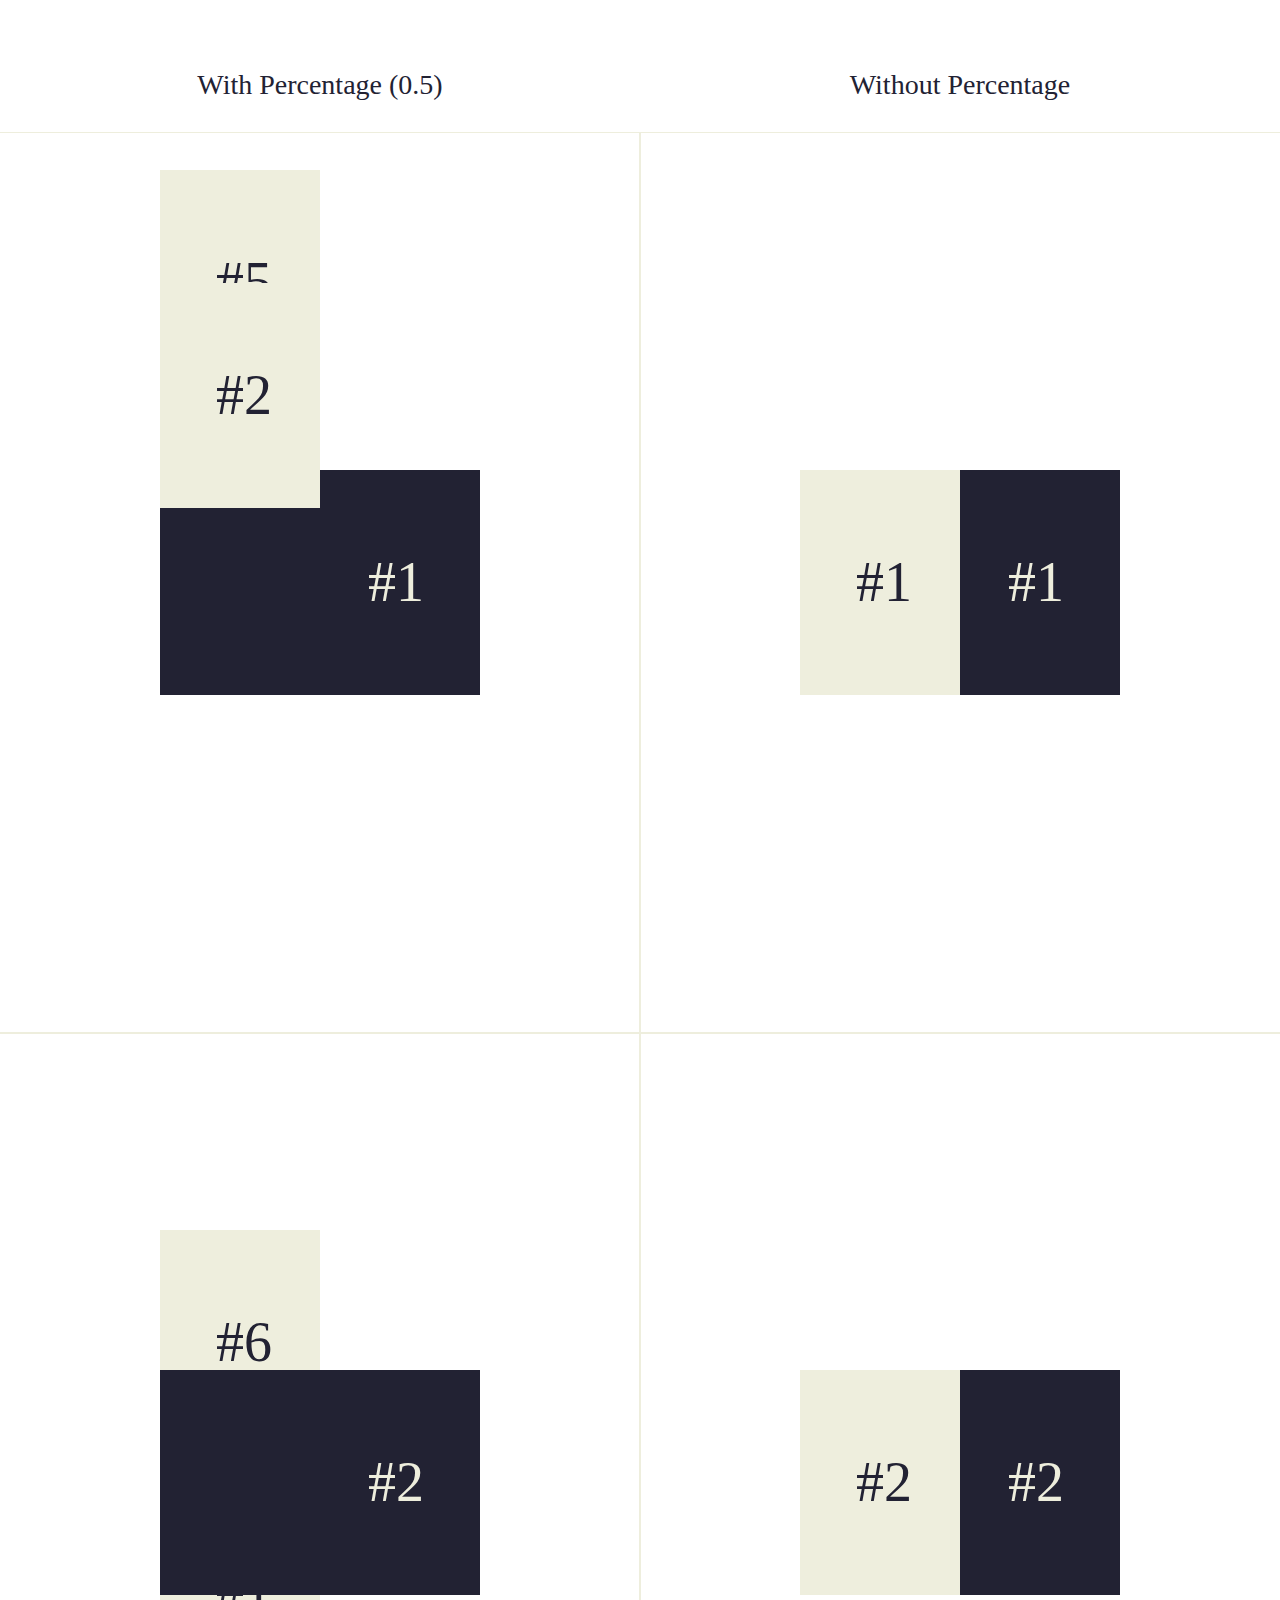
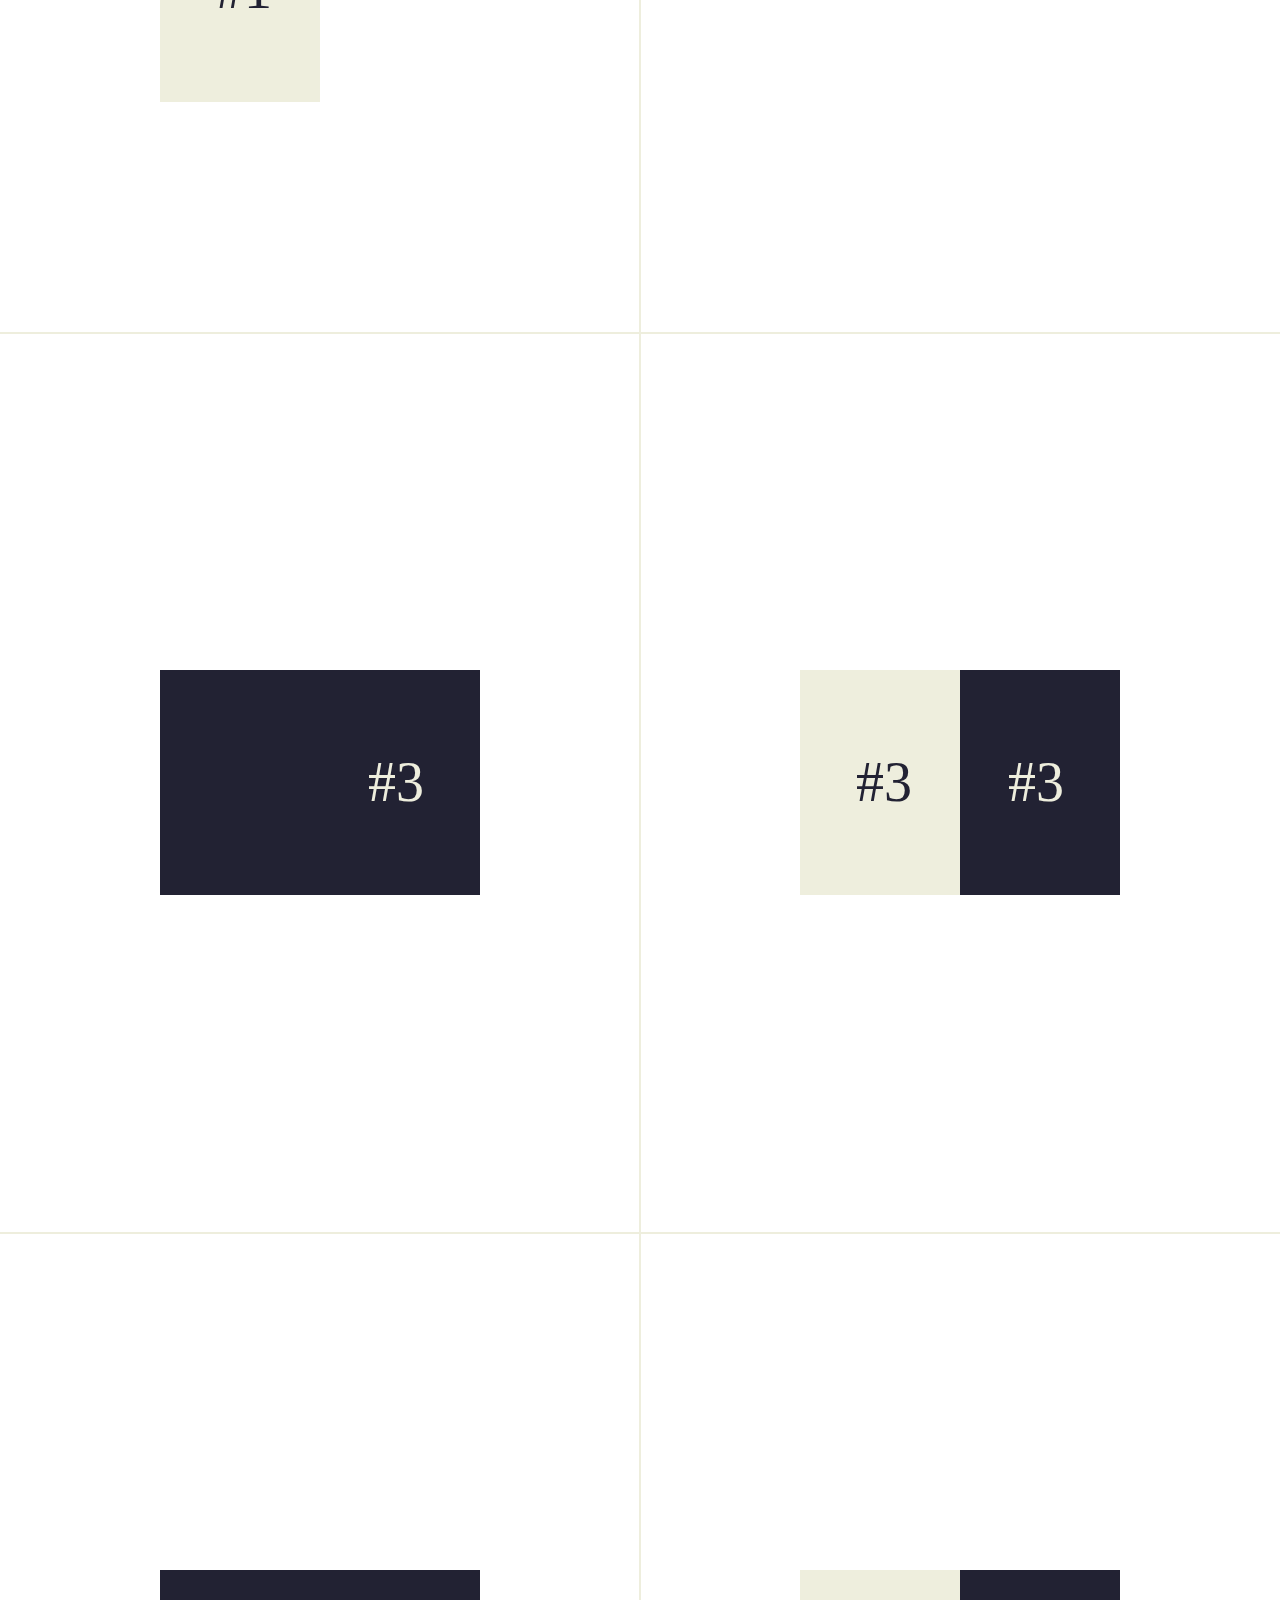
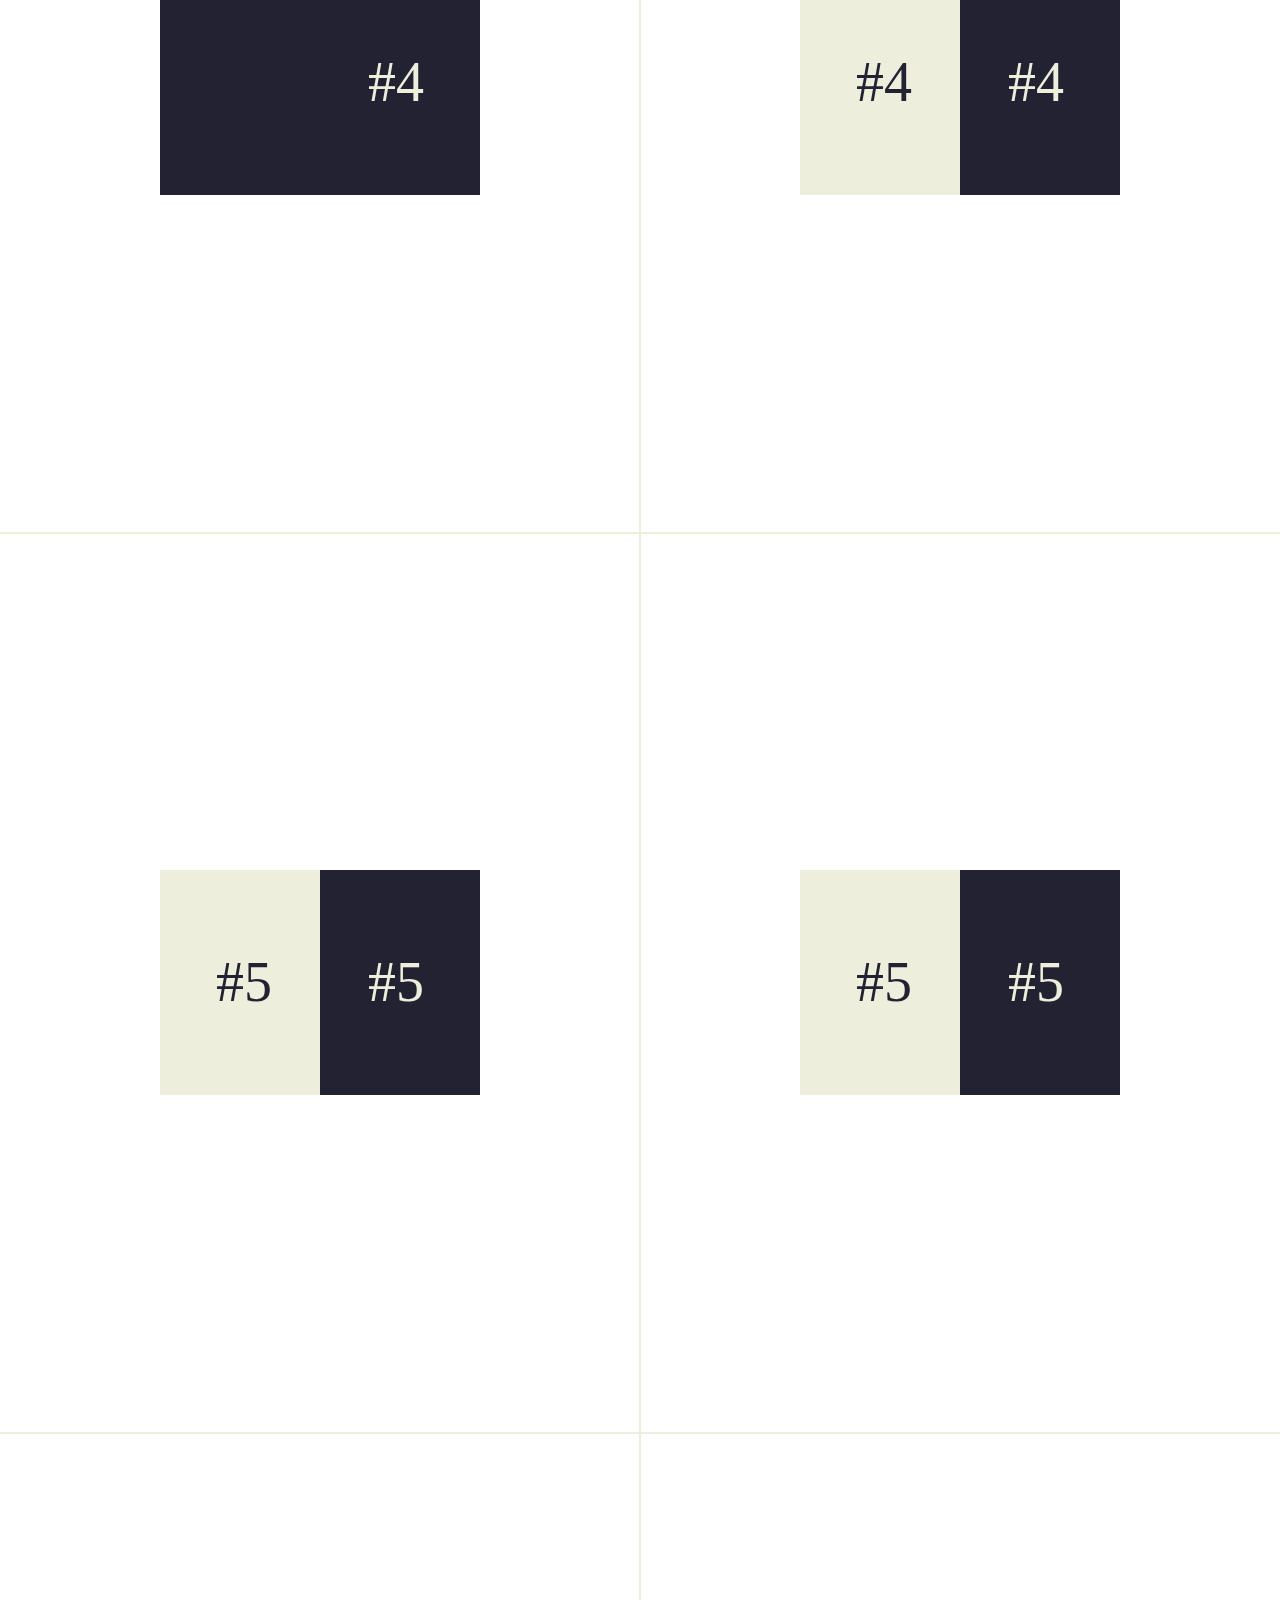
<file: rellax-master/tests/percentage.html>
<!DOCTYPE html>
<html lang="en">
<head>
	<meta charset="UTF-8">
	<meta name="viewport" content="width=device-width, initial-scale=1.0">
	<meta http-equiv="X-UA-Compatible" content="IE=edge">
	<title></title>
	<style>
		html, body{
			color: #223;
			font-size: 21pt;
			margin: 0; padding: 0;
		}
		nav{
			font-size: 21pt;
			line-height: 1.5em;
			position: fixed;
			bottom: 0; left: 0;
		}
		nav a{ color: inherit; }

		.col{
			text-align: center;
			width: 50%;
			float: left;
			box-sizing: border-box;
		}

		h4{ text-align: center;}

		.container{
			outline: 1px solid #eed;
			font-size: 42pt;
			padding: 37.5vh 12.5vw;
		}
		.block{
			background: #223;
			color: #eed;
			line-height: 25vh;
			text-align: right;
			padding: 0 42pt;
			position: relative;
		}
		span{
			background: #eed;
			color: #223;
			line-height: 25vh;
			text-align: left;
			padding: 0 42pt;
			display: block;
			width: 50%;
			position: absolute;
			top: 0; left: 0;
			box-sizing: border-box;
		}
	</style>
</head>
<body>
	<h4>data-rellax-speed = default</h4>
	<section>
		<div class="col">
			<br>With Percentage (0.5) <br><br>
			<div id="21" class="container"><div class="block">#1<span class="rellax" data-rellax-percentage="0.5">#1</span></div></div>
			<div id="22" class="container"><div class="block">#2<span class="rellax" data-rellax-percentage="0.5">#2</span></div></div>
			<div id="23" class="container"><div class="block">#3<span class="rellax" data-rellax-percentage="0.5">#3</span></div></div>
			<div id="24" class="container"><div class="block">#4<span class="rellax" data-rellax-percentage="0.5">#4</span></div></div>
			<div id="25" class="container"><div class="block">#5<span class="rellax" data-rellax-percentage="0.5">#5</span></div></div>
			<div id="26" class="container"><div class="block">#6<span class="rellax" data-rellax-percentage="0.5">#6</span></div></div>
		</div>
		<div class="col">
			<br>Without Percentage <br><br>
			<div id="21" class="container"><div class="block">#1<span class="rellax">#1</span></div></div>
			<div id="22" class="container"><div class="block">#2<span class="rellax">#2</span></div></div>
			<div id="23" class="container"><div class="block">#3<span class="rellax">#3</span></div></div>
			<div id="24" class="container"><div class="block">#4<span class="rellax">#4</span></div></div>
			<div id="25" class="container"><div class="block">#5<span class="rellax">#5</span></div></div>
			<div id="26" class="container"><div class="block">#6<span class="rellax">#6</span></div></div>
		</div>
	</section>

	<!-- /// -->
	<h4>data-rellax-speed = 2</h4>
	<section>
		<div class="col">
			<br>With Percentage (0.5) <br><br>
			<div class="container"><div class="block">#1<span class="rellax" data-rellax-speed="2" data-rellax-percentage="0.5">#1</span></div></div>
			<div class="container"><div class="block">#2<span class="rellax" data-rellax-speed="2" data-rellax-percentage="0.5">#2</span></div></div>
			<div class="container"><div class="block">#3<span class="rellax" data-rellax-speed="2" data-rellax-percentage="0.5">#3</span></div></div>
			<div class="container"><div class="block">#4<span class="rellax" data-rellax-speed="2" data-rellax-percentage="0.5">#4</span></div></div>
			<div class="container"><div class="block">#5<span class="rellax" data-rellax-speed="2" data-rellax-percentage="0.5">#5</span></div></div>
			<div class="container"><div class="block">#6<span class="rellax" data-rellax-speed="2" data-rellax-percentage="0.5">#6</span></div></div>
		</div>
		<div class="col">
			<br>Without Percentage <br><br>
			<div class="container"><div class="block">#1<span class="rellax" data-rellax-speed="2">#1</span></div></div>
			<div class="container"><div class="block">#2<span class="rellax" data-rellax-speed="2">#2</span></div></div>
			<div class="container"><div class="block">#3<span class="rellax" data-rellax-speed="2">#3</span></div></div>
			<div class="container"><div class="block">#4<span class="rellax" data-rellax-speed="2">#4</span></div></div>
			<div class="container"><div class="block">#5<span class="rellax" data-rellax-speed="2">#5</span></div></div>
			<div class="container"><div class="block">#6<span class="rellax" data-rellax-speed="2">#6</span></div></div>
		</div>
	</section>

	<!-- /// -->
	<h4>Misc</h4>
	<section>
		<div class="col">
			<br>With Percentage (0.5) <br><br>
			<div class="container"><div class="block">#1<span class="rellax" data-rellax-speed="1" data-rellax-percentage="0.5">#1</span></div></div>
			<div class="container"><div class="block">#2<span class="rellax" data-rellax-speed="-1" data-rellax-percentage="0.5">#2</span></div></div>
			<div class="container"><div class="block">#3<span class="rellax" data-rellax-speed="4" data-rellax-percentage="0.5">#3</span></div></div>
			<div class="container"><div class="block">#4<span class="rellax" data-rellax-speed="-4" data-rellax-percentage="0.5">#4</span></div></div>
			<div class="container"><div class="block">#5<span class="rellax" data-rellax-speed="0" data-rellax-percentage="0.5">#5</span></div></div>
			<div class="container"><div class="block">#6<span class="rellax" data-rellax-speed="-10" data-rellax-percentage="0.5">#6</span></div></div>
		</div>
		<div class="col">
			<br>Without Percentage <br><br>
			<div class="container"><div class="block">#1<span class="rellax" data-rellax-speed="1">#1</span></div></div>
			<div class="container"><div class="block">#2<span class="rellax" data-rellax-speed="-1">#2</span></div></div>
			<div class="container"><div class="block">#3<span class="rellax" data-rellax-speed="0">#3</span></div></div>
			<div class="container"><div class="block">#4<span class="rellax" data-rellax-speed="0">#4</span></div></div>
			<div class="container"><div class="block">#5<span class="rellax" data-rellax-speed="0">#5</span></div></div>
			<div class="container"><div class="block">#6<span class="rellax" data-rellax-speed="0">#6</span></div></div>
		</div>
	</section>

	<!-- Scripts -->
	<script src="../rellax.js"></script>
	<script>
		var rellax = new Rellax();
	</script>
</body>
</html>
</file>
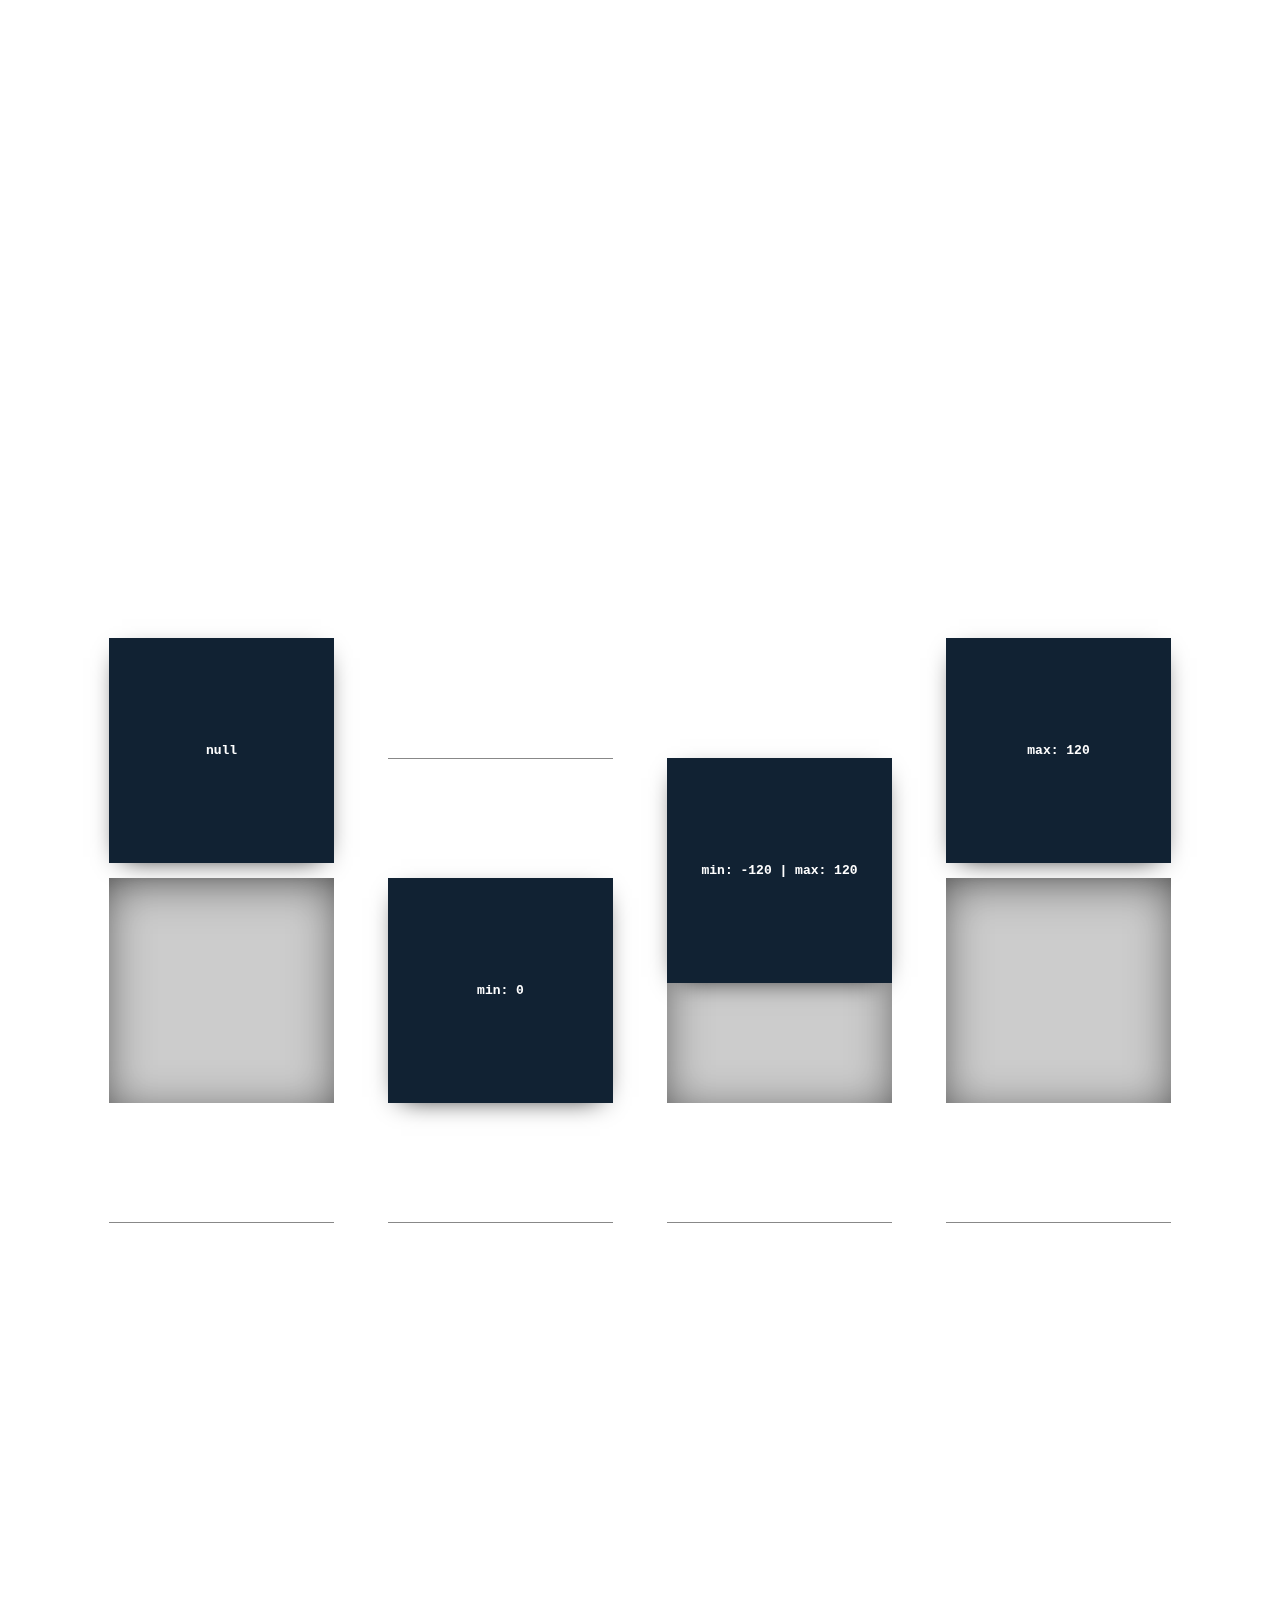
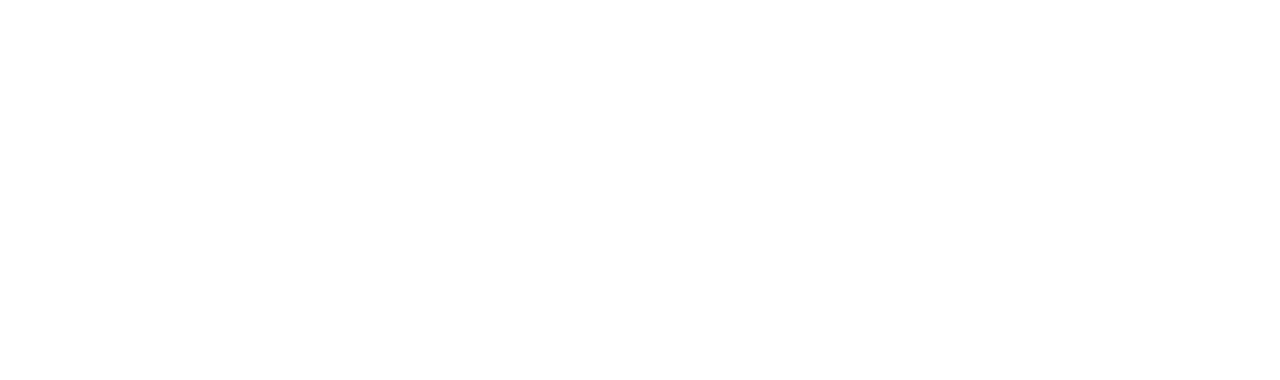
<file: rellax-master/tests/range.html>
<!DOCTYPE html>
<html lang="en">
<head>
	<meta charset="UTF-8">
	<meta name="viewport" content="width=device-width, initial-scale=1.0">
	<meta http-equiv="X-UA-Compatible" content="IE=edge">
	<title></title>

	<style>
		html, body {
			margin: 0; padding: 0;
			font-family: monospace;
			font-weight: bold;
		}

		.flex {
			display: flex;
			justify-content: center;
			align-items: center;
			height: 100vh; width: 100%;
			padding: 60vh 0;
		}

		.rellax-container {
			height: 25vmin; width: 25vmin;
			position: relative;
			background: #ccc;
			margin: 0 3vmin;
			box-shadow: inset 0 .5rem 4rem -1rem rgba(0,0,0,.8),
						0 -119px 0 #fff,
						0 -120px 0 #888,
						0 119px 0 #fff,
						0 120px 0 #888;
		}

		.rellax {
			background: #123;
			color: #fff;
			position: absolute;
			top: 0; left: 0;
			height: 100%; width: 100%;
			display: flex;
			justify-content: center;
			align-items: center;
			box-shadow: 0 .5rem 2rem -1rem rgba(0,0,0,1);
			will-change: transform;
		}
	</style>

</head>
<body>

	<div class="flex">
		<div class="rellax-container">
			<div class="rellax" data-rellax-speed="-5"> null </div>
		</div>
		<div class="rellax-container">
			<div class="rellax" data-rellax-speed="-5" data-rellax-min="0">min: 0</div>
		</div>
		<div class="rellax-container">
			<div class="rellax" data-rellax-speed="-5" data-rellax-min="-120" data-rellax-max="120">min: -120 | max: 120</div>
		</div>
		<div class="rellax-container">
			<div class="rellax" data-rellax-speed="-5" data-rellax-max="120">max: 120</div>
		</div>
	</div>

	<!-- Scripts -->
	<script src="../rellax.js"></script>
	<script>
		var rellax = new Rellax('.rellax', {center: true});
	</script>
</body>
</html>
</file>
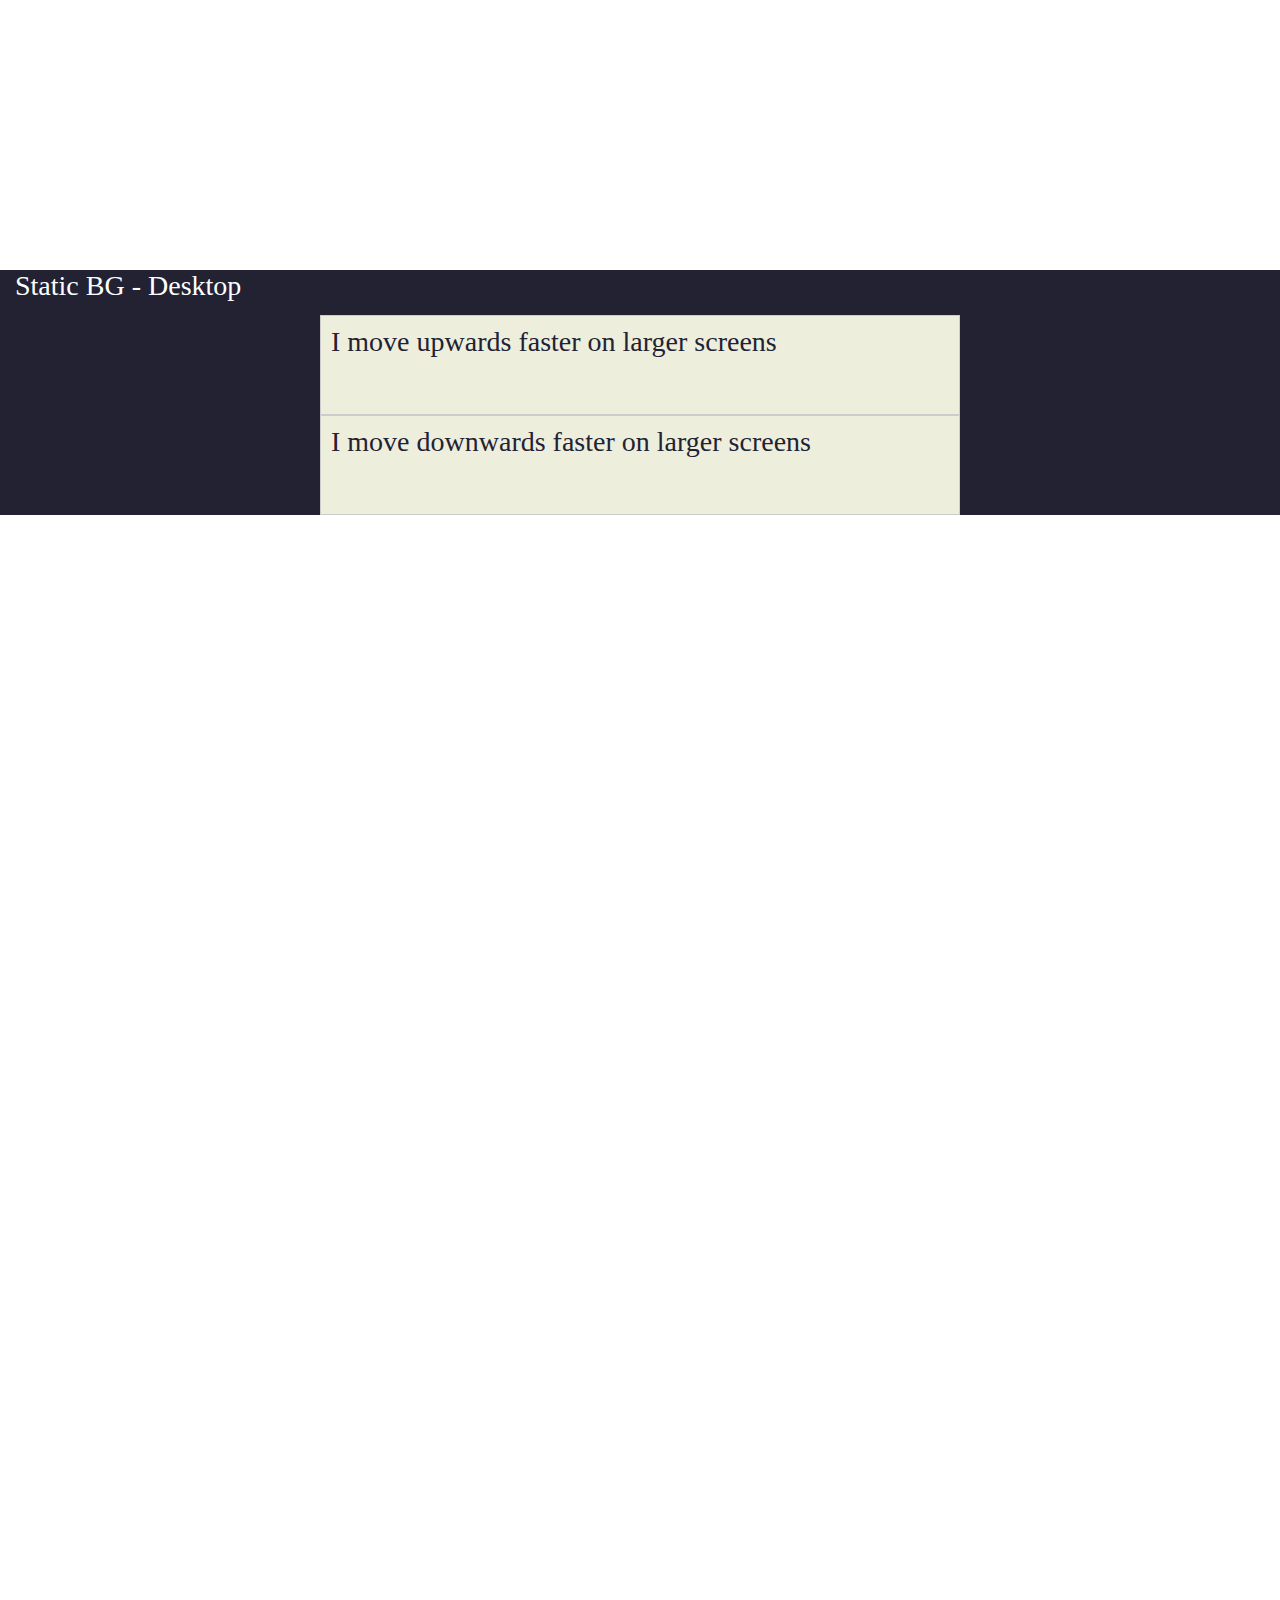
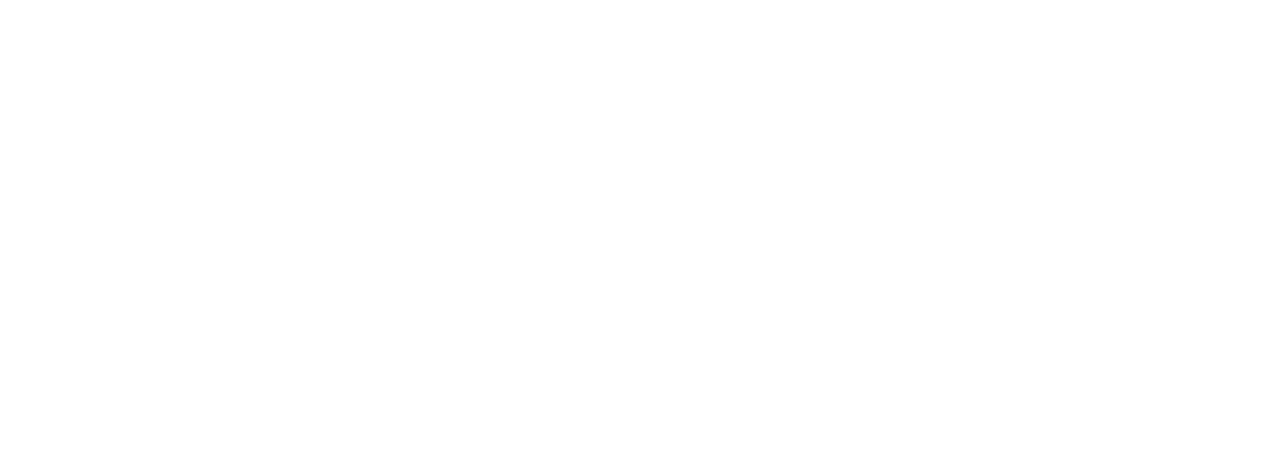
<file: rellax-master/tests/responsive-speeds.html>
<html lang="en">
  <head>
    <meta charset="UTF-8" />
    <meta name="viewport" content="width=device-width, initial-scale=1.0" />
    <meta http-equiv="X-UA-Compatible" content="IE=edge" />
    <title>Responsive Speeds</title>
    <style>
      html,
      body {
        color: #223;
        font-size: 21pt;
        margin: 0;
        padding: 0;
      }

      section {
        margin-top: 30vh;
        width: 100vw;
        height: 200vh;
        -webkit-box-flex: 1; /* OLD - iOS 6-, Safari 3.1-6 */
        -webkit-flex: 1; /* Safari 6.1+. iOS 7.1+, BB10 */
        -ms-flex: 1; /* IE 10 */
        flex: 1; /* NEW, Spec - Firefox, Chrome */
      }

      h4 {
        text-align: center;
      }

      .block {
        background: #223;
        position: relative;
        padding-top: 45px;
        width: 100%;
      }

      .block::before {
        content: "Static BG - Mobile";
        color: #fff;
        position: absolute;
        margin-left: 15px;
        top: 0;
      }

      @media screen and (min-width: 768px) {
        .block::before {
          content: "Static BG - Tablet";
        }
      }

      @media screen and (min-width: 1201px) {
        .block::before {
          content: "Static BG - Desktop";
        }
      }

      span {
        background: #eed;
        color: #223;
        text-align: left;
        padding: 10px;
        display: block;
        width: 50%;
        margin-left: 25%;
        min-height: 100px;
        box-sizing: border-box;
        border: 1px solid #ccc;
      }
    </style>
  </head>
  <body>
    <section>
      <div class="block">
        <span
          class="rellax"
          data-rellax-speed="-2"
          data-rellax-xs-speed="1"
          data-rellax-mobile-speed="3"
          data-rellax-tablet-speed="7"
          data-rellax-desktop-speed="10"
          >I move upwards faster on larger screens</span
        >
        <span
          class="rellax"
          data-rellax-speed="-2"
          data-rellax-xs-speed="-1"
          data-rellax-mobile-speed="-3"
          data-rellax-tablet-speed="-7"
          data-rellax-desktop-speed="-10"
          >I move downwards faster on larger screens</span
        >
      </div>
    </section>

    <!-- Scripts -->
    <script src="../rellax.js"></script>
    <script>
      var rellax = new Rellax(".rellax", {
        breakpoints: [200, 400, 600]
      });
    </script>
  </body>
</html>
</file>
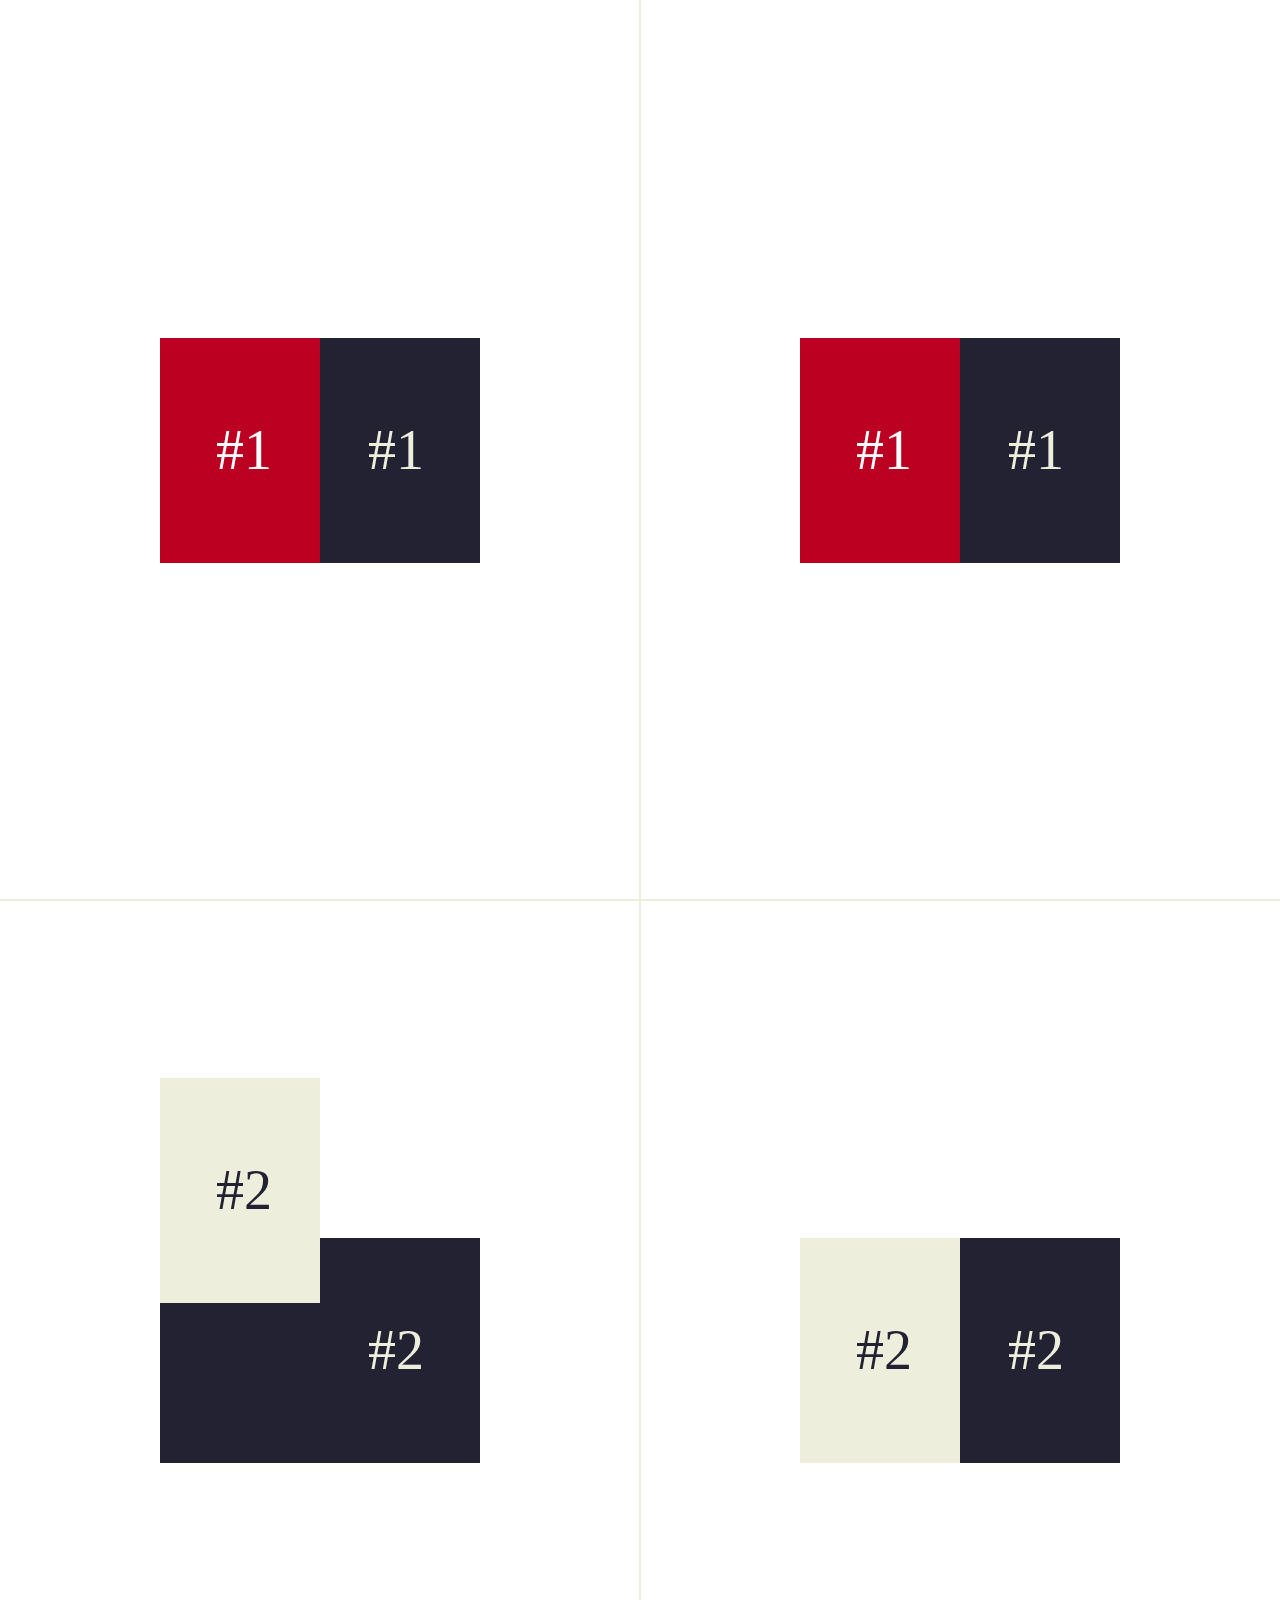
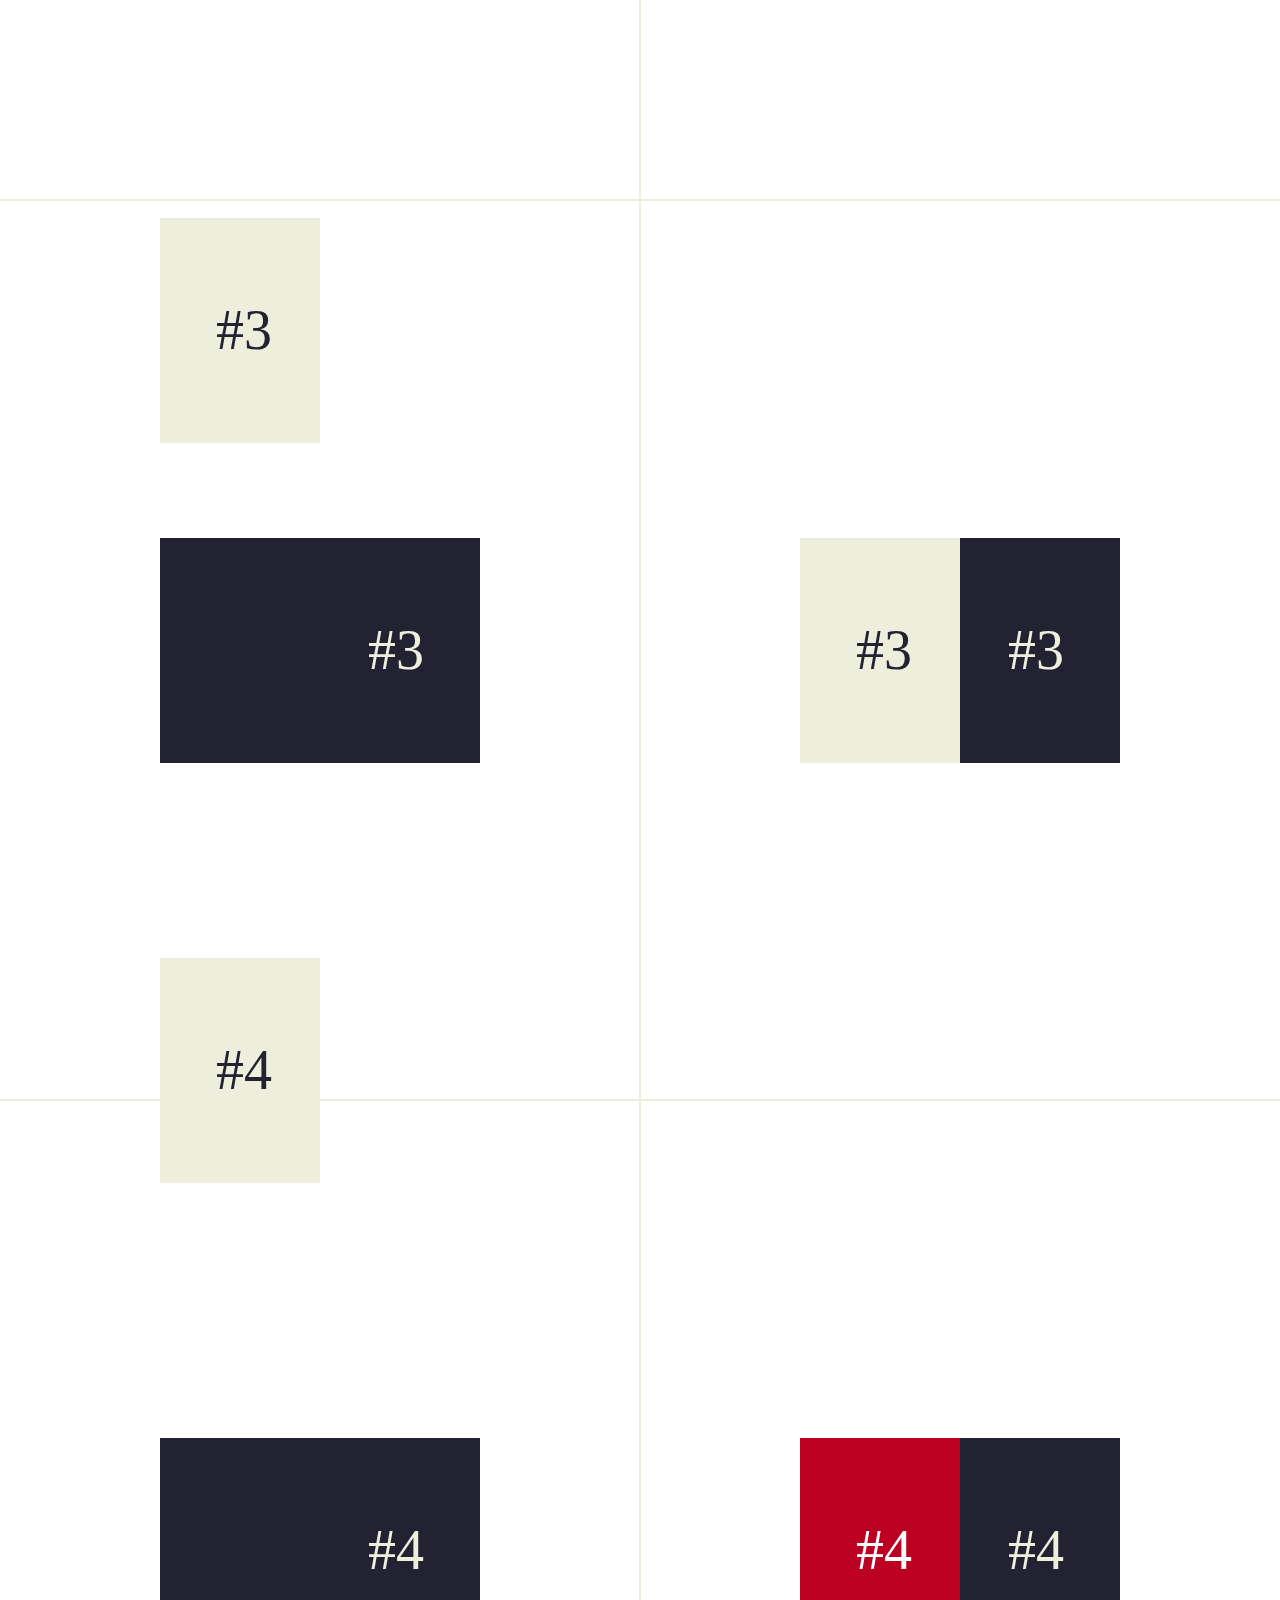
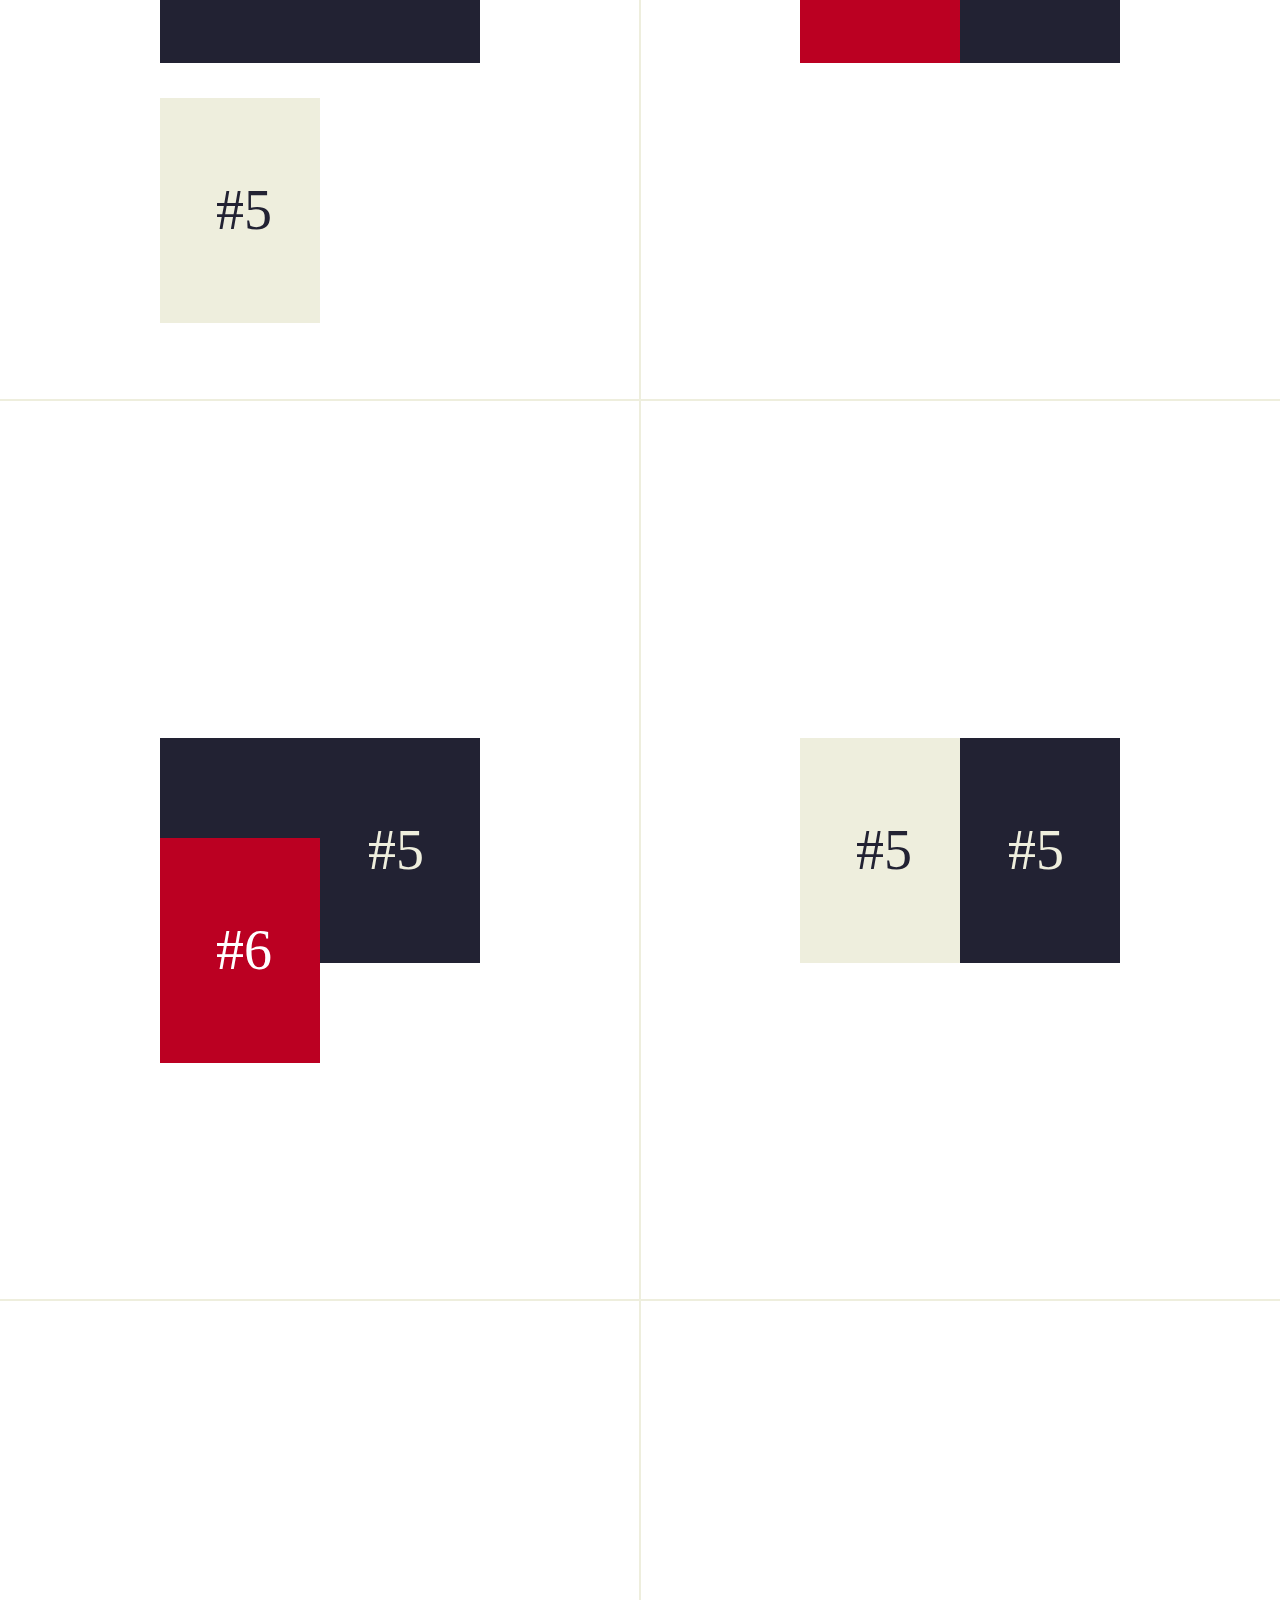
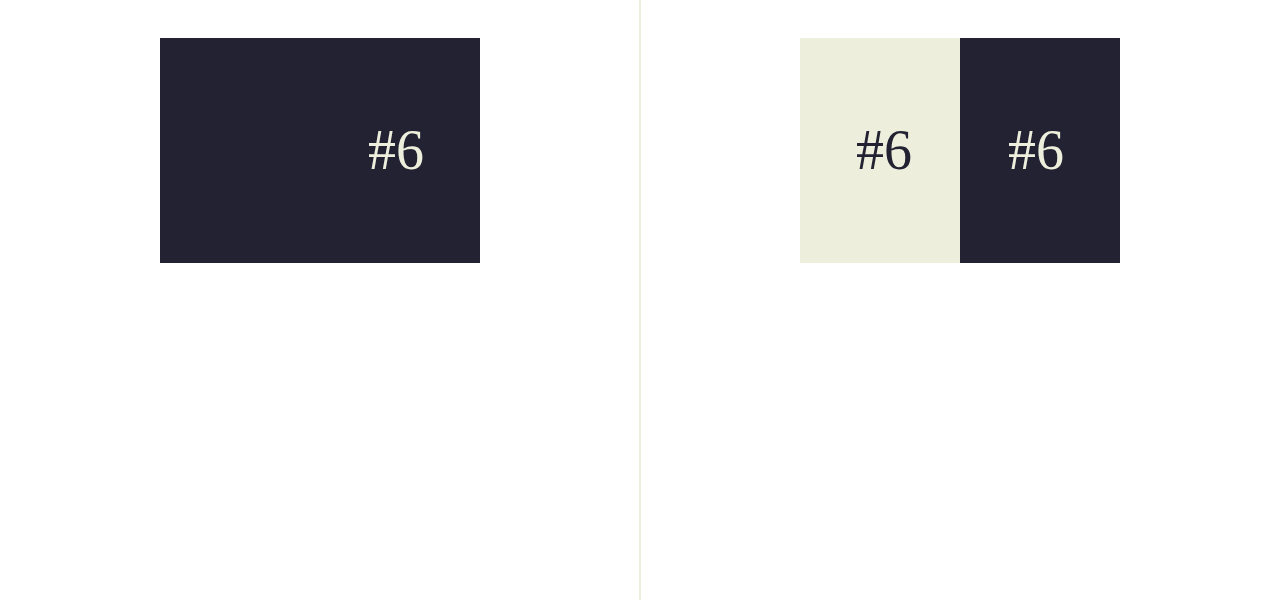
<file: rellax-master/tests/style.html>
<!DOCTYPE html>
<html lang="en">
<head>
	<meta charset="UTF-8">
	<meta name="viewport" content="width=device-width, initial-scale=1.0">
	<meta http-equiv="X-UA-Compatible" content="IE=edge">
	<title></title>
	<style>
		html, body{
			color: #223;
			font-size: 21pt;
			margin: 0; padding: 0;
		}
		nav{
			font-size: 21pt;
			line-height: 1.5em;
			position: fixed;
			bottom: 0; left: 0;
		}
		nav a{ color: inherit; }

		.col{
			text-align: center;
			width: 50%;
			float: left;
			box-sizing: border-box;
		}

		h4{ text-align: center;}

		.container{
			outline: 1px solid #eed;
			font-size: 42pt;
			padding: 37.5vh 12.5vw;
		}
		.block{
			background: #223;
			color: #eed;
			line-height: 25vh;
			text-align: right;
			padding: 0 42pt;
			position: relative;
		}
		span{
			background: #eed;
			color: #223;
			line-height: 25vh;
			text-align: left;
			padding: 0 42pt;
			display: block;
			width: 50%;
			position: absolute;
			top: 0; left: 0;
			box-sizing: border-box;
		}
	</style>
</head>
<body>
	<section>
		<div class="col">
<div id="21" class="container"><div class="block">#1<span class="rellax" data-rellax-percentage="0.5" style="background:#b02; color:#fff;">#1</span></div></div>
<div id="22" class="container"><div class="block">#2<span class="rellax" data-rellax-percentage="0.5">#2</span></div></div>
<div id="23" class="container"><div class="block">#3<span class="rellax" data-rellax-percentage="0.5">#3</span></div></div>
<div id="24" class="container"><div class="block">#4<span class="rellax" data-rellax-percentage="0.5">#4</span></div></div>
<div id="25" class="container"><div class="block">#5<span class="rellax" data-rellax-percentage="0.5">#5</span></div></div>
<div id="26" class="container"><div class="block">#6<span class="rellax" data-rellax-percentage="0.5" style="background:#b02; color:#fff;">#6</span></div></div>
		</div>
		<div class="col">
			<div id="21" class="container"><div class="block">#1<span class="rellax" style="background:#b02; color:#fff;">#1</span></div></div>
			<div id="22" class="container"><div class="block">#2<span class="rellax">#2</span></div></div>
			<div id="23" class="container"><div class="block">#3<span class="rellax">#3</span></div></div>
			<div id="24" class="container"><div class="block">#4<span class="rellax" style="background:#b02; color:#fff;">#4</span></div></div>
			<div id="25" class="container"><div class="block">#5<span class="rellax">#5</span></div></div>
			<div id="26" class="container"><div class="block">#6<span class="rellax">#6</span></div></div>
		</div>
	</section>

	<!-- Scripts -->
	<script src="../rellax.js"></script>
	<script>
		var rellax = new Rellax();
	</script>
</body>
</html>
</file>
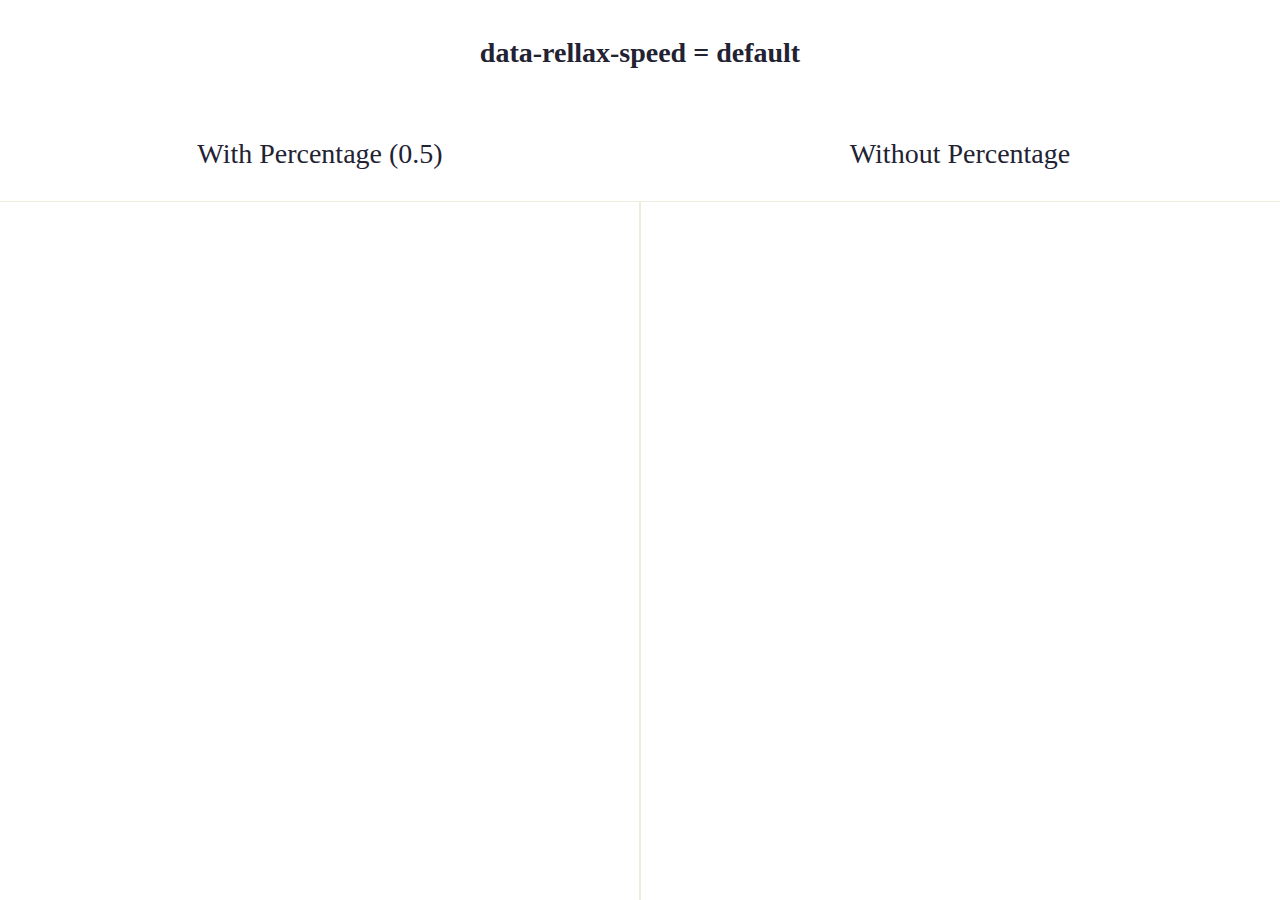
<file: rellax-master/tests/wrapper.html>
<!DOCTYPE html>
<html lang="en">
<head>
    <meta charset="UTF-8">
    <meta name="viewport" content="width=device-width, initial-scale=1.0">
    <meta http-equiv="X-UA-Compatible" content="IE=edge">
    <title></title>
    <style>
        html, body {
            color: #223;
            font-size: 21pt;
            margin: 0;
            padding: 0;
            width: 100%;
            height: 100%;
            min-height: 100%;
            position: relative;
        }

        .Layout__wrapper-container {
            position: absolute;
            width: 100%;
            height: 100%;
        }

        .Layout__wrapper {
            width: 100%;
            height: 100%;
            display: flex;
            flex-direction: column;
            overflow-y: auto;
            overflow-x: hidden;
            position: relative;
        }

        .Layout__main {
            padding: 0;
            margin: 0;
            display: flex;
            flex-wrap: wrap;
            align-content: space-between;
            position: relative;
            overflow-x: hidden;
            overflow-y: auto;
            flex-grow: 1;
            z-index: 1;
        }

        .page-content {
            max-width: 100vw;
            flex: 100%;
        }

        .col {
            text-align: center;
            width: 50%;
            float: left;
            box-sizing: border-box;
        }

        h4 {
            text-align: center;
        }

        .container {
            display: flex;
            align-items: center;
            outline: 1px solid #eed;
            font-size: 42pt;
            padding: 0 12.5vw;
            height: 200vh;
        }

        .block {
            background: #223;
            color: #eed;
            line-height: 25vh;
            text-align: right;
            margin-top: 20vh;
            height: 200px;
            width: 400px;
            position: relative;
        }

        span {
            background: #eed;
            color: #223;
            line-height: 25vh;
            text-align: left;
            padding: 0 42pt;
            display: block;
            width: 50%;
            position: absolute;
            top: 0;
            left: 0;
            box-sizing: border-box;
        }
    </style>
</head>
<body>
    <div class="Layout__wrapper-container">
        <div class="Layout__wrapper">
            <!-- Here can be fixed header -->
            <main class="Layout__main">
                <div class="page-content">
                    <h4>data-rellax-speed = default</h4>
                        <section>
                            <div class="col">
                                <br>With Percentage (0.5) <br><br>
                                <div class="container">
                                    <div class="block">
                                        #1<span class="rellax" data-rellax-percentage="0.5">#1</span>
                                    </div>
                                </div>
                                <div class="container">
                                    <div class="block">
                                        #2<span class="rellax" data-rellax-percentage="0.5">#2</span>
                                    </div>
                                </div>
                                <div class="container">
                                    <div class="block">
                                        #3<span class="rellax" data-rellax-percentage="0.5">#3</span>
                                    </div>
                                </div>
                                <div class="container">
                                    <div class="block">
                                        #4<span class="rellax" data-rellax-percentage="0.5" style="transition: transform 10s cubic-bezier(0,1,.5,1);">#4</span>
                                    </div>
                                </div>
                                <div class="container">
                                    <div class="block">
                                        #5<span class="rellax" data-rellax-percentage="0.5" style="transition: transform 10s cubic-bezier(0,1,.5,1);">#5</span>
                                    </div>
                                </div>
                                <div class="container">
                                    <div class="block">
                                        #6<span class="rellax" data-rellax-percentage="0.5" style="transition: transform 10s cubic-bezier(0,1,.5,1);">#6</span>
                                    </div>
                                </div>
                            </div>
                            <div class="col">
                                <br>Without Percentage <br><br>
                                <div class="container">
                                    <div class="block">
                                        #1<span class="rellax" style="transition: transform 10s cubic-bezier(0,1,.5,1);">#1</span>
                                    </div>
                                </div>
                                <div class="container">
                                    <div class="block">
                                        #2<span class="rellax" style="transition: transform 10s cubic-bezier(0,1,.5,1);">#2</span>
                                    </div>
                                </div>
                                <div class="container">
                                    <div class="block">
                                        #3<span class="rellax" style="transition: transform 10s cubic-bezier(0,1,.5,1);">#3</span>
                                    </div>
                                </div>
                                <div class="container">
                                    <div class="block">
                                        #4<span class="rellax">#4</span>
                                    </div>
                                </div>
                                <div class="container">
                                    <div class="block">
                                        #5<span class="rellax">#5</span>
                                    </div>
                                </div>
                                <div class="container">
                                    <div class="block">
                                        #6<span class="rellax">#6</span>
                                    </div>
                                </div>
                            </div>
                        </section>
                    </div>
                </div>
            </main>
            <!-- Here can be fixed footer -->
        </div>
    </div>

    <!-- Scripts -->
    <script src="../rellax.js"></script>
    <script>
        var rellax = new Rellax('.rellax', {
            center: true,
            wrapper: document.querySelector('.Layout__main') // or '.Layout__main'
        });
    </script>
</body>
</html>
</file>
<file: rellax-master/css/main.css>
html, body {
  margin: 0;
  padding: 0;
  font-family: 'Source Sans Pro', sans-serif;
  text-rendering: optimizeLegibility;
  color: #222;
  overflow-x: hidden;
}
h4 {
  font-size: 22px;
  margin-bottom: 28px;
}
p {
  font-size: 22px;
}
a,
a:hover,
a:active,
a:visited {
  text-decoration: none;
  color: #5000F1;
}

header h2 {
  font-size: 15px;
  font-weight: 900;
  letter-spacing: 0.15em;
  margin-top: 70px;
}
header a h2 {
  color: #222;
}
header a h2 span {
  transition: all 400ms cubic-bezier(0.68, -0.1, 0.265, 1.55);
}
header a:hover h2 span {
  color: #fff;
  margin-left: 10px;
}
header .white-block {
  margin-top: 20px;
  width: 46px;
  height: 6px;
  background: #fff;
}

header .title {
  margin-top: 80px;
}
header h1 {
  font-size: 96px;
  font-weight: 900;
  letter-spacing: 0.12em;
  margin: 0;
  margin-left: -6px;
}
header h1 span {
  display: inline-block;
  font-size: 20px;
  margin-top: 18px;
  vertical-align: top;
  letter-spacing: 0;
}
header .title a {
  display: inline-block;
  margin-top: 6px;
  margin-right: -70px;
  background: #222;
  padding: 26px 80px;
  color: #fff;
  border-radius: 12px;
  font-size: 26px;
  letter-spacing: 0.2em;
  transition: all 300ms cubic-bezier(0.68, -0.1, 0.265, 1.55);
}
header .title a:hover {
  margin-top: 12px;
  margin-right: -80px;
  padding: 20px 90px;
}
header h3 {
  font-size: 21px;
}


/*----------------------------------
  Background Grid
------------------------------------*/


.grid {
  position: fixed;
  width: 100%;
}
.grid-line {
  height: 100vh;
  border-left: 1px solid #ccc;
}




.fixed-top {
  position: absolute;
  width: 600px;
  height: 600px;
  background: #00F1C9;
  border-radius: 12px;
  z-index: -1;
  margin-top: -220px;
  margin-left: 100px;
}


/*----------------------------------
  Main
------------------------------------*/

main,
.main {
  overflow: hidden;
}

.section {
  position: relative;
}
section.san-francisco {
  margin-top: 100px;
}


.absolute {
  position: absolute;
  width: 100%;
  height: auto;
  margin-top: 100px;
}
.absolute.above {
  z-index: 2;
}
.absolute h2 {
  font-size: 140px;
  font-weight: 900;
  letter-spacing: -0.04em;
  color: #F0F0F0;
  z-index: -1;
}
.lg-green {
  width: 160px;
  height: 160px;
  background: #00F1C9;
  border-radius: 12px;
  margin-left: -80px;
  margin-top: 200px;
}
.sm-green {
  width: 60px;
  height: 60px;
  background: #00F1C9;
  border-radius: 12px;
  margin-left: -30px;
  margin-top: 400px;
}
.sm-purple {
  width: 60px;
  height: 60px;
  background: #5000F1;
  border-radius: 12px;
  margin-left: -30px;
  margin-top: 400px;
}
.xs-green {
  width: 60px;
  height: 60px;
  background: #00F1C9;
  border-radius: 12px;
  margin-left: -30px;
  margin-top: 400px;
}
.md-green {
  width: 120px;
  height: 120px;
  background: #00F1C9;
  border-radius: 12px;
  margin-left: -60px;
  margin-top: 10px;
}
.lg-purple {
  width: 80px;
  height: 80px;
  background: #5000F1;
  border-radius: 12px;
  margin-left: 57px;
  margin-top: 60px;
}





.date {
  margin-top: 400px;
  font-size: 48px;
  font-weight: 600;
  color: #5000F1;
}
.temp {
  margin-top: 200px;
  font-size: 280px;
  font-weight: 900;
  letter-spacing: -0.07em;
  color: #5000F1;
}







.text-editor {
  background: #222;
  padding: 60px 50px;
  border-radius: 12px;
  margin-left: 15px;
}
code {
  text-align: left;
  padding: 0;
  font-size: 22px;
  background: none;
  border-radius: 0;
  color: #00F1C9;
}



.md-facebook {
  width: 60px;
  height: 60px;
  background: #5000F1;
  border-radius: 12px;
  margin-left: 68px;
  margin-top: 600px;
}
.md-twitter {
  width: 120px;
  height: 120px;
  background: #00F1C9;
  border-radius: 12px;
  margin-left: -60px;
  margin-top: 60px;
}
.md-dixonandmoe {
  width: 120px;
  height: 120px;
  background: #5000F1;
  border-radius: 12px;
  margin-left: -60px;
  margin-top: 760px;
}
.bt-green {
  width: 60px;
  height: 60px;
  background: #00F1C9;
  border-radius: 12px;
  margin-left: -30px;
  margin-top: 700px;
}
.bt-purple {
  width: 80px;
  height: 80px;
  background: #5000F1;
  border-radius: 12px;
  margin-left: 57px;
  margin-top: 600px;
}

.share {
  position: relative;
  top: -240px;
}
.share a {
  font-size: 34px;
}
.share a span {
  transition: all 400ms cubic-bezier(0.68, -0.1, 0.265, 1.55);
}
.share a:hover span {
  margin-left: 10px;
}

a.dam,
a.dam:hover,
a.dam:active,
a.dam:visited {
  color: #222;
}

span.purple {
  color: #5000F1;
}
span.green {
  color: #A0F100;
}
span.white {
  color: #fff;
}


@-webkit-keyframes fuzz /* Safari and Chrome */ {
  0% {
    opacity: 0;
  }
  40% {
    opacity: 0;
  }
  100% {
    /*-webkit-transform: scaleY(1);*/
    opacity: 1;
  }
}

@-webkit-keyframes fuzz2 /* Safari and Chrome */ {
  0% {
    opacity: 0;
  }
  48% {
    opacity: 0;
  }
  100% {
    opacity: 1;
  }
}

@-webkit-keyframes fuzz3 /* Safari and Chrome */ {
  0% {
    opacity: 0;
  }
  54% {
    opacity: 0;
  }
  100% {
    opacity: 1;
  }
}





@-webkit-keyframes stretch /* Safari and Chrome */ {
  0% {
    -webkit-transform: scaleX(0);
    opacity: 0;
  }
  50% {
    -webkit-transform: scaleX(0);
    opacity: 1;
  }
  60% {
    -webkit-transform: scaleX(0);
  }
  100% {
    -webkit-transform: scaleX(1);
  }
}

@-webkit-keyframes fadeInUp {
  0% {
    opacity: 0;
    -webkit-transform: translate3d(0, 20px, 0);
  }
  30% {
    opacity: 0;
  }

  100% {
    opacity: 1;
  }
}







/*----------------------------------
  Medium devices: iPad vertical
------------------------------------*/

@media (max-width: 991px) {


}



/*----------------------------------
  Small devices: iPhone 6+ and below
------------------------------------*/

@media (max-width: 767px) {


}


/*----------------------------------
  iPhone 6 & 6+ specific text bump
------------------------------------*/

@media (max-width: 991px) and (max-height: 736px) and (min-height: 481px) {


}
</file>
